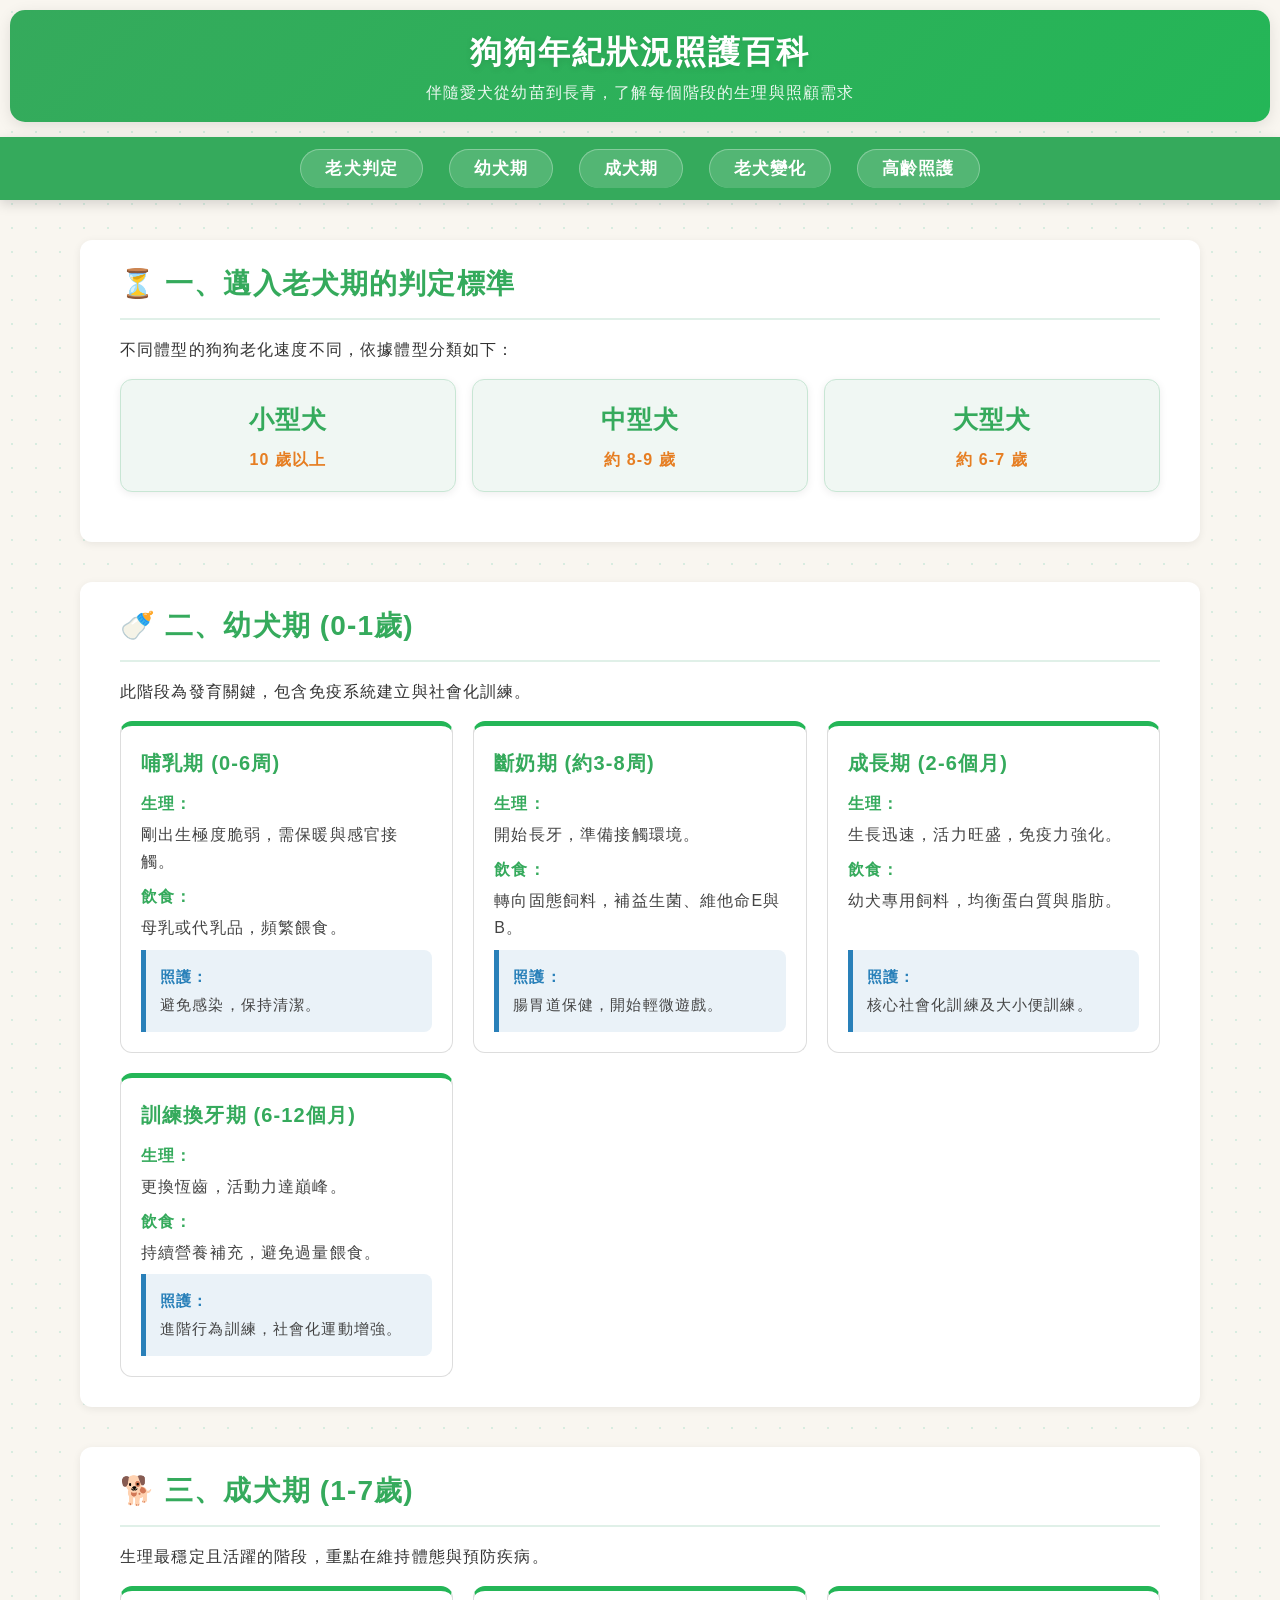
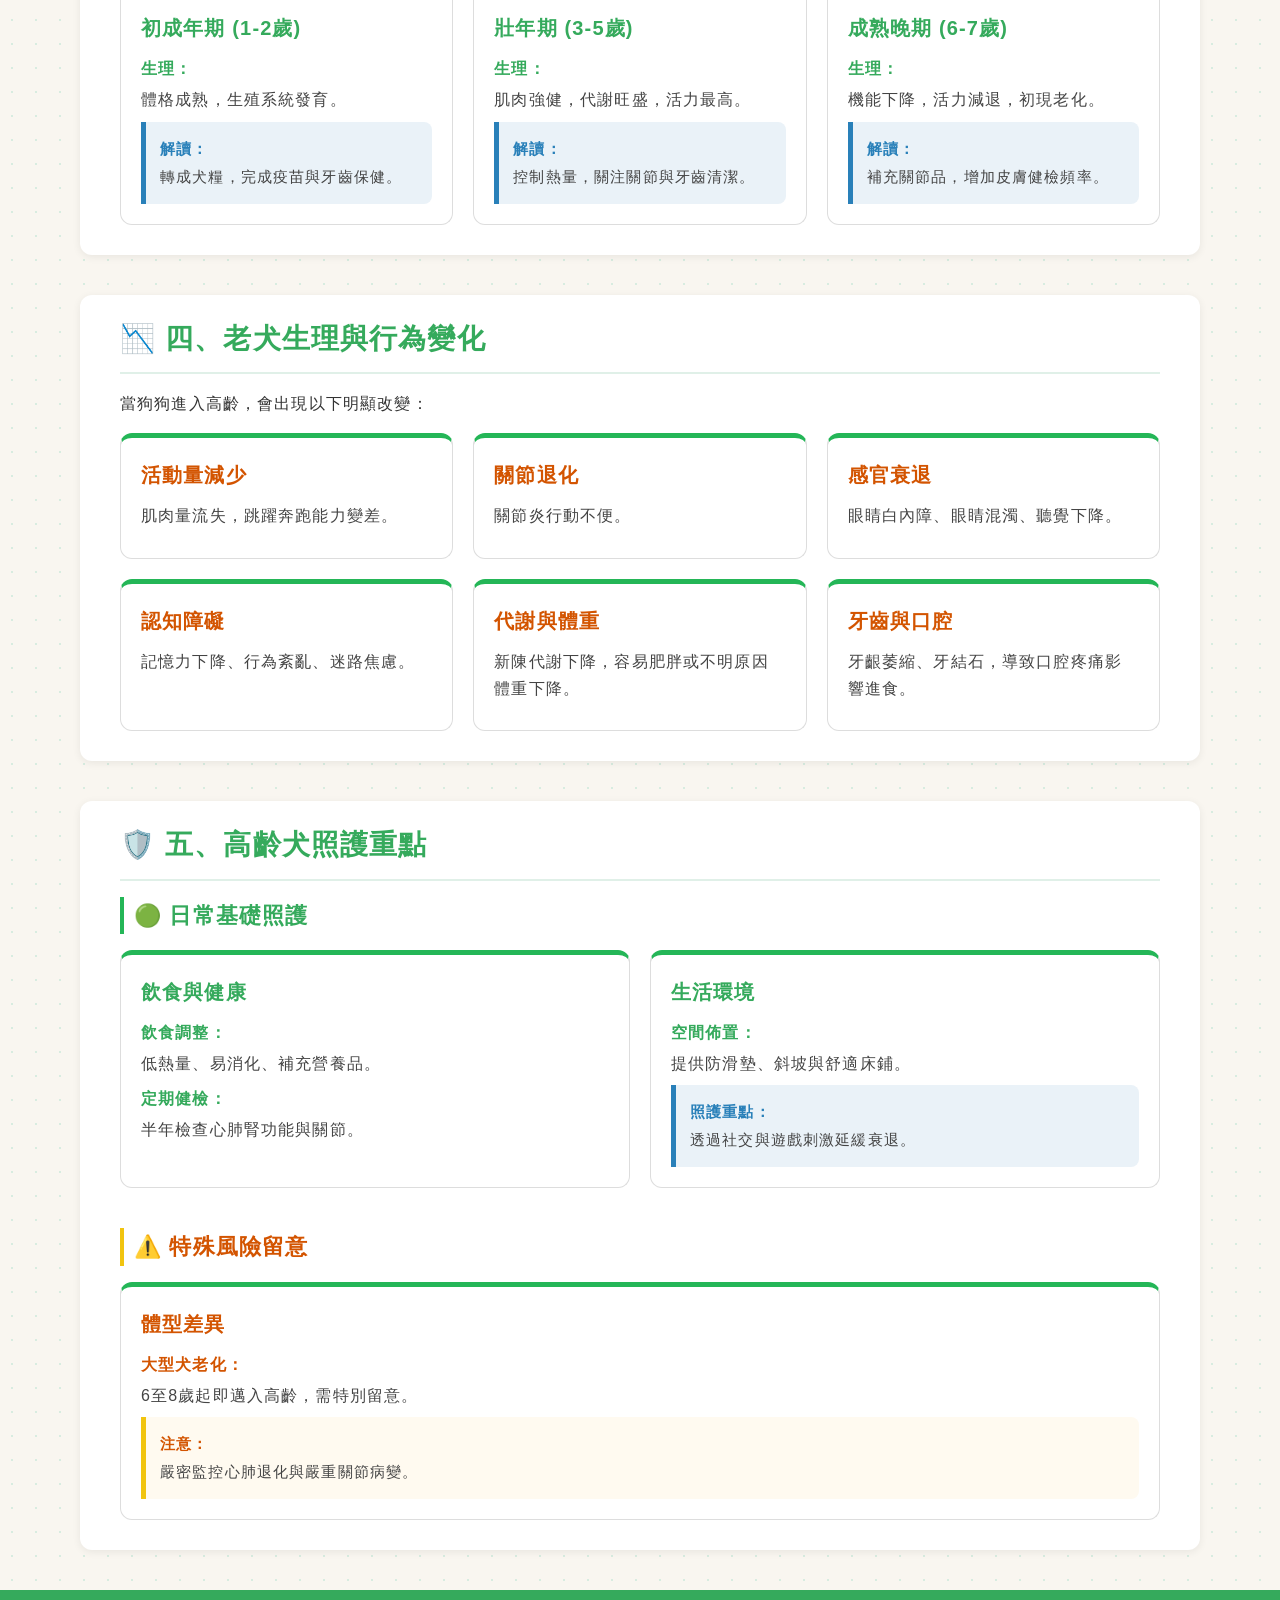
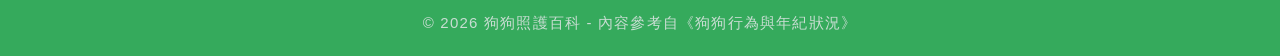
<file: age.html>
<!DOCTYPE html>
<html lang="zh-TW">
<head>
    <meta charset="UTF-8">
    <meta name="viewport" content="width=device-width, initial-scale=1.0">
    <title>狗狗年紀狀況百科 - 全齡照護指南</title>
    <link rel="stylesheet" href="css/common.css">
    <link rel="stylesheet" href="css/age.css">
</head>
<body>

<header>
    <h1>狗狗年紀狀況照護百科</h1>
    <p>伴隨愛犬從幼苗到長青，了解每個階段的生理與照顧需求</p>
</header>

<!-- ✅ 新增的導覽列 -->
<nav>
    <a href="#aging-standard">老犬判定</a>
    <a href="#puppy">幼犬期</a>
    <a href="#adult">成犬期</a>
    <a href="#senior-changes">老犬變化</a>
    <a href="#senior-care">高齡照護</a>
</nav>

<div class="container">

    <section id="aging-standard" class="category-section">
        <h2>⏳ 一、邁入老犬期的判定標準</h2>
        <p>不同體型的狗狗老化速度不同，依據體型分類如下：</p>
        
        <div class="age-standard" style="display: grid; grid-template-columns: repeat(auto-fit, minmax(280px, 1fr)); gap: 16px; margin-top: 16px;">
            <div class="age-card">
                <p>小型犬</p>
                <b>10 歲以上</b>
            </div>
            <div class="age-card">
                <p>中型犬</p>
                <b>約 8-9 歲</b>
            </div>
            <div class="age-card">
                <p>大型犬</p>
                <b>約 6-7 歲</b>
            </div>
        </div>
    </section>

    <section id="puppy" class="category-section">
        <h2>🍼 二、幼犬期 (0-1歲)</h2>
        <p>此階段為發育關鍵，包含免疫系統建立與社會化訓練。</p>
        
        <div class="item-grid" style="margin-top: 16px;">
            <div class="item-card">
                <div class="item-name">哺乳期 (0-6周)</div>
                <p><span class="info-label">生理：</span> 剛出生極度脆弱，需保暖與感官接觸。</p>
                <p><span class="info-label">飲食：</span> 母乳或代乳品，頻繁餵食。</p>
                <div class="interpret-box"><strong>照護：</strong> 避免感染，保持清潔。</div>
            </div>
            <div class="item-card">
                <div class="item-name">斷奶期 (約3-8周)</div>
                <p><span class="info-label">生理：</span> 開始長牙，準備接觸環境。</p>
                <p><span class="info-label">飲食：</span> 轉向固態飼料，補益生菌、維他命E與B。</p>
                <div class="interpret-box"><strong>照護：</strong> 腸胃道保健，開始輕微遊戲。</div>
            </div>
            <div class="item-card">
                <div class="item-name">成長期 (2-6個月)</div>
                <p><span class="info-label">生理：</span> 生長迅速，活力旺盛，免疫力強化。</p>
                <p><span class="info-label">飲食：</span> 幼犬專用飼料，均衡蛋白質與脂肪。</p>
                <div class="interpret-box"><strong>照護：</strong> 核心社會化訓練及大小便訓練。</div>
            </div>
            <div class="item-card">
                <div class="item-name">訓練換牙期 (6-12個月)</div>
                <p><span class="info-label">生理：</span> 更換恆齒，活動力達巔峰。</p>
                <p><span class="info-label">飲食：</span> 持續營養補充，避免過量餵食。</p>
                <div class="interpret-box"><strong>照護：</strong> 進階行為訓練，社會化運動增強。</div>
            </div>
        </div>
    </section>

    <section id="adult" class="category-section">
        <h2>🐕 三、成犬期 (1-7歲)</h2>
        <p>生理最穩定且活躍的階段，重點在維持體態與預防疾病。</p>
        <div class="item-grid" style="margin-top: 16px;">
            <div class="item-card">
                <div class="item-name">初成年期 (1-2歲)</div>
                <p><span class="info-label">生理：</span> 體格成熟，生殖系統發育。</p>
                <div class="interpret-box"><strong>解讀：</strong> 轉成犬糧，完成疫苗與牙齒保健。</div>
            </div>
            <div class="item-card">
                <div class="item-name">壯年期 (3-5歲)</div>
                <p><span class="info-label">生理：</span> 肌肉強健，代謝旺盛，活力最高。</p>
                <div class="interpret-box"><strong>解讀：</strong> 控制熱量，關注關節與牙齒清潔。</div>
            </div>
            <div class="item-card">
                <div class="item-name">成熟晚期 (6-7歲)</div>
                <p><span class="info-label">生理：</span> 機能下降，活力減退，初現老化。</p>
                <div class="interpret-box"><strong>解讀：</strong> 補充關節品，增加皮膚健檢頻率。</div>
            </div>
        </div>
    </section>

    <section id="senior-changes" class="category-section">
        <h2>📉 四、老犬生理與行為變化</h2>
        <p>當狗狗進入高齡，會出現以下明顯改變：</p>
        <div class="item-grid" style="margin-top: 16px;">
            <div class="item-card">
                <div class="item-name warning-text">活動量減少</div>
                <p>肌肉量流失，跳躍奔跑能力變差。</p>
            </div>
            <div class="item-card">
                <div class="item-name warning-text">關節退化</div>
                <p>關節炎行動不便。</p>
            </div>
            <div class="item-card">
                <div class="item-name warning-text">感官衰退</div>
                <p>眼睛白內障、眼睛混濁、聽覺下降。</p>
            </div>
            <div class="item-card">
                <div class="item-name warning-text">認知障礙</div>
                <p>記憶力下降、行為紊亂、迷路焦慮。</p>
            </div>
            <div class="item-card">
                <div class="item-name warning-text">代謝與體重</div>
                <p>新陳代謝下降，容易肥胖或不明原因體重下降。</p>
            </div>
            <div class="item-card">
                <div class="item-name warning-text">牙齒與口腔</div>
                <p>牙齦萎縮、牙結石，導致口腔疼痛影響進食。</p>
            </div>
        </div>
    </section>

    <section id="senior-care" class="category-section">
        <h2>🛡️ 五、高齡犬照護重點</h2>
        
        <h4 style="color: var(--green-dark); border-color: var(--green-main); margin-top: 10px; margin-bottom: 15px; font-size: 22px;">🟢 日常基礎照護</h4>
        <div class="item-grid">
            <div class="item-card">
                <div class="item-name">飲食與健康</div>
                <p><span class="info-label">飲食調整：</span> 低熱量、易消化、補充營養品。</p>
                <p><span class="info-label">定期健檢：</span> 半年檢查心肺腎功能與關節。</p>
            </div>
            <div class="item-card">
                <div class="item-name">生活環境</div>
                <p><span class="info-label">空間佈置：</span> 提供防滑墊、斜坡與舒適床鋪。</p>
                <div class="interpret-box"><strong>照護重點：</strong> 透過社交與遊戲刺激延緩衰退。</div>
            </div>
        </div>

        <h4 style="color: #d35400; border-color: var(--accent-yellow); margin-top: 40px; margin-bottom: 15px; font-size: 22px;">⚠️ 特殊風險留意</h4>
        <div class="item-grid">
            <div class="item-card">
                <div class="item-name warning-text">體型差異</div>
                <p><span class="info-label" style="color: #d35400;">大型犬老化：</span> 6至8歲起即邁入高齡，需特別留意。</p>
                <div class="interpret-box" style="border-left-color: var(--accent-yellow); background-color: #fffaf0;">
                    <strong style="color: #d35400;">注意：</strong> 嚴密監控心肺退化與嚴重關節病變。
                </div>
            </div>
        </div>
    </section>

</div>

<footer>
    <p>&copy; 2026 狗狗照護百科 - 內容參考自《狗狗行為與年紀狀況》</p>
</footer>

<!-- 🌟 八大分頁共用：導覽列返回防呆 ＋ 滑動特效 ＋ 搜尋精準定位 -->
    <script>
        document.addEventListener("DOMContentLoaded", () => {
            
            // ==========================================
            // 1. 解決導覽列上一頁問題：攔截點擊，防止產生歷史紀錄
            // ==========================================
            const navLinks = document.querySelectorAll('nav a[href^="#"]');
            navLinks.forEach(link => {
                link.addEventListener("click", function(e) {
                    // 阻擋預設的錨點跳轉行為 (防止將 #hash 寫入瀏覽器歷史紀錄)
                    e.preventDefault(); 
                    
                    const targetId = this.getAttribute("href");
                    const targetElement = document.querySelector(targetId);
                    
                    if (targetElement) {
                        // 僅執行平滑滾動，網址列不變，按「上一頁」就會直接離開此分頁
                        targetElement.scrollIntoView({ behavior: "smooth", block: "start" });
                    }
                });
            });

            // ==========================================
            // 2. 滑動動態浮現 (讓所有卡片與區塊活起來)
            // ==========================================
            const cards = document.querySelectorAll('.item-card, .dog-card, .sub-card, .danger-card, .age-card, .sport-card, .food-danger, .food-warning, .section-block, .tips, .tips-box');
            
            if ('IntersectionObserver' in window) {
                const observer = new IntersectionObserver((entries) => {
                    entries.forEach(entry => {
                        if (entry.isIntersecting) {
                            entry.target.classList.add('revealed');
                            observer.unobserve(entry.target); 
                            
                            // 動畫結束後移除初始化 class，把控制權還給 hover 特效，解決 CSS 衝突
                            setTimeout(() => {
                                entry.target.classList.remove('scroll-reveal-init', 'revealed');
                            }, 700);
                        }
                    });
                }, { threshold: 0.05, rootMargin: "50px 0px -20px 0px" });

                cards.forEach((card, idx) => {
                    card.classList.add('scroll-reveal-init');
                    // 製造波浪般的錯開浮現感
                    card.style.transitionDelay = `${(idx % 3) * 0.05}s`;
                    observer.observe(card);
                });
            } else {
                cards.forEach(card => card.classList.add('revealed'));
            }

            // ==========================================
            // 3. 接收 ?focus= 網址參數，精準定位「小卡片」、「中群組」或「整個大區塊」
            // ==========================================
            const params = new URLSearchParams(window.location.search);
            const focusKw = params.get('focus');
            
            if (focusKw) {
                let targetCard = null;

                // 🌟 擴充目標清單，確保包含各種排版 (包含小知識區塊)
                const smallCards = document.querySelectorAll('.dog-card, .item-card, .sub-card, .danger-card, .age-card, .item-group, .tips-box, .tips, .highlight-box, .item');
                for (const card of smallCards) {
                    const titleEl = card.querySelector('.dog-name, .item-name, .item-title, h3, strong, b');
                    // 擴大比對範圍，如果標題沒有，比對整個卡片內容
                    if ((titleEl && titleEl.textContent.includes(focusKw)) || card.textContent.includes(focusKw)) {
                        targetCard = card;
                        break;
                    }
                }

                if (!targetCard) {
                    const mediumBlocks = document.querySelectorAll('.food-danger, .food-warning');
                    for (const block of mediumBlocks) {
                        const titleEl = block.querySelector('h3, h4, strong');
                        if ((titleEl && titleEl.textContent.includes(focusKw)) || block.textContent.includes(focusKw)) {
                            targetCard = block;
                            break;
                        }
                    }
                }

                if (!targetCard) {
                    const largeSections = document.querySelectorAll('section, .category-section, .category-block, .care-section, .sport-card, .section-block');
                    for (const sec of largeSections) {
                        const h2El = sec.querySelector('h2, h3');
                        if (h2El && h2El.textContent.includes(focusKw)) {
                            targetCard = sec;
                            break;
                        }
                    }
                }

                if (!targetCard) {
                    const allCandidates = document.querySelectorAll('.dog-card, .item-card, .sub-card, .danger-card, .age-card, .item-group, .tips-box, .tips, .highlight-box, .food-danger, .food-warning, .care-section, .sport-card, .category-block, .category-section, section');
                    for (const el of allCandidates) {
                        if (el.textContent.includes(focusKw)) {
                            targetCard = el;
                            break;
                        }
                    }
                }

                if (targetCard) {
                    setTimeout(() => {
                        targetCard.classList.remove('scroll-reveal-init');
                        
                        setTimeout(() => {
                            const scrollPosition = targetCard.offsetHeight > window.innerHeight * 0.65 ? 'start' : 'center';
                            targetCard.scrollIntoView({ behavior: 'smooth', block: scrollPosition });
                        }, 100);
                        
                        setTimeout(() => {
                            targetCard.classList.remove('spotlight-focus-card');
                            void targetCard.offsetWidth; // 強制重繪
                            targetCard.classList.add('spotlight-focus-card');
                        }, 600);
                    }, 400); 
                }
            }
        });
    </script>
    
</body>
</html>
</file>
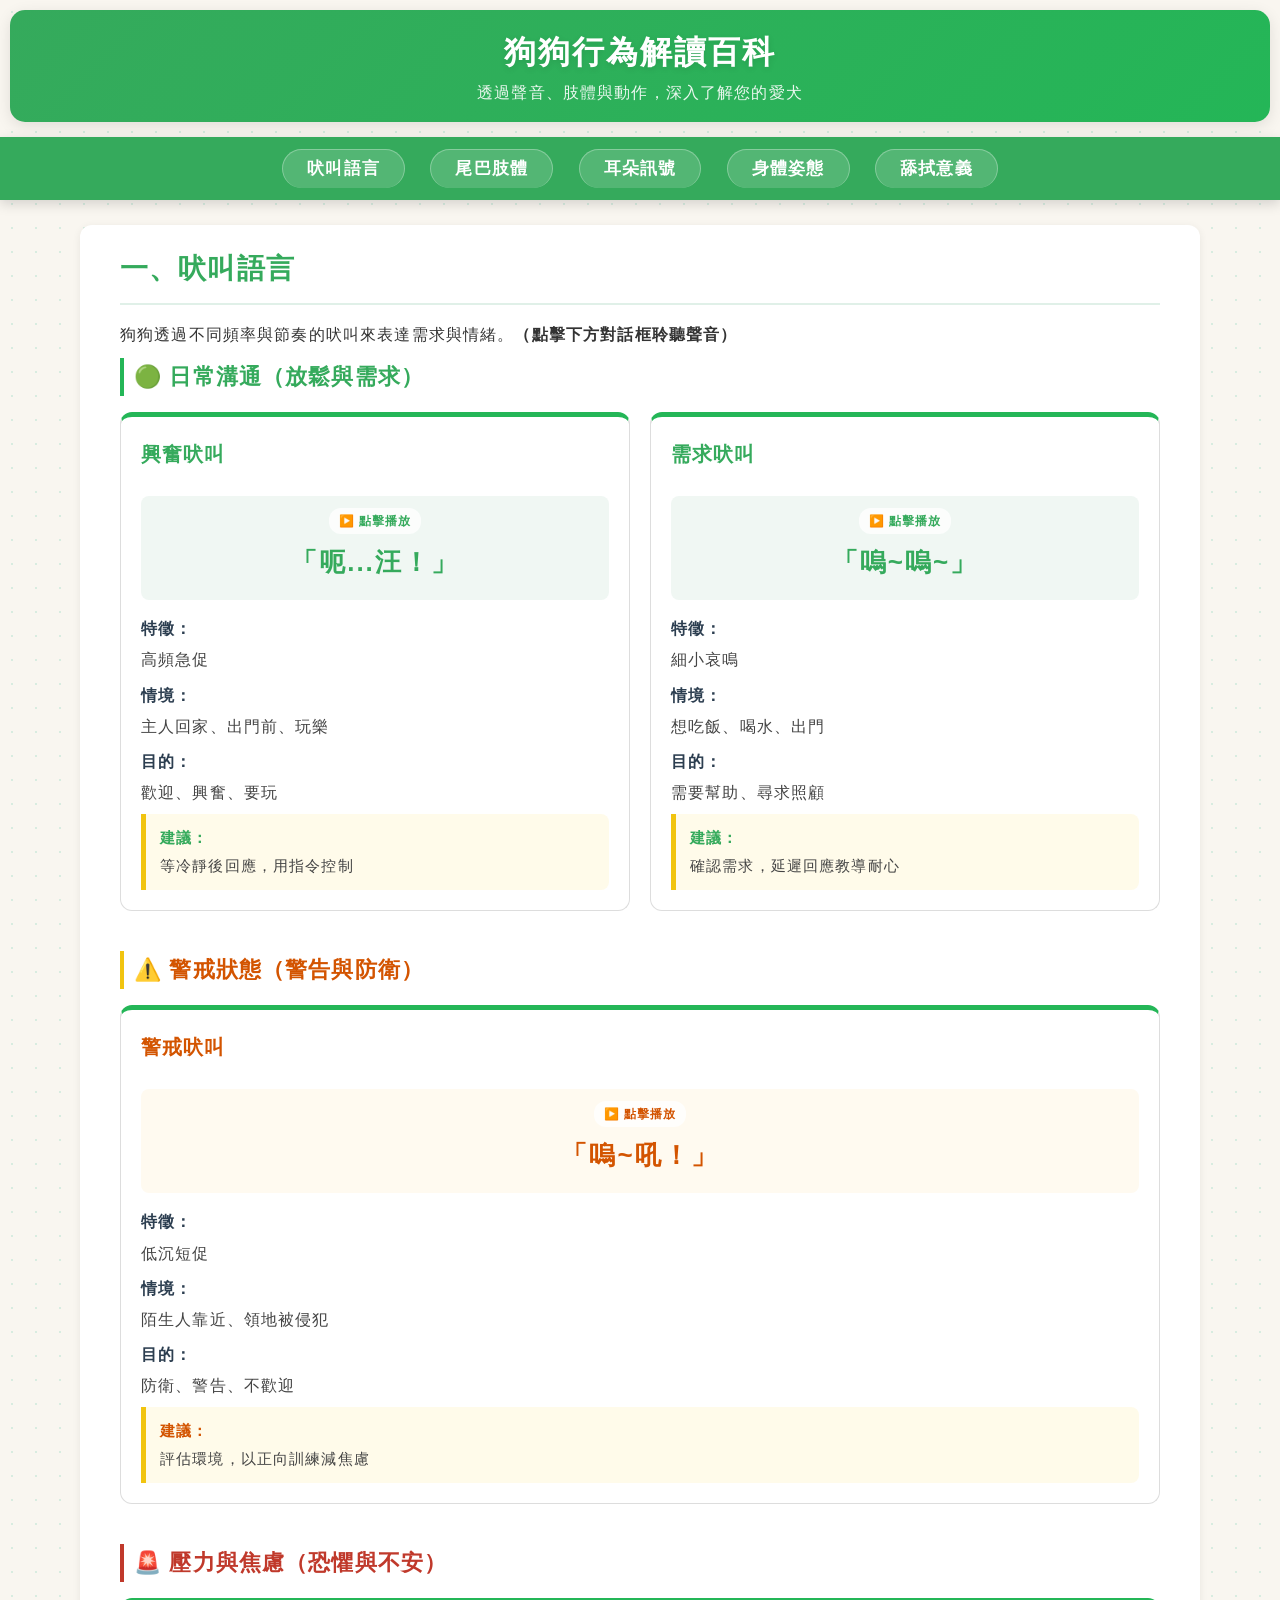
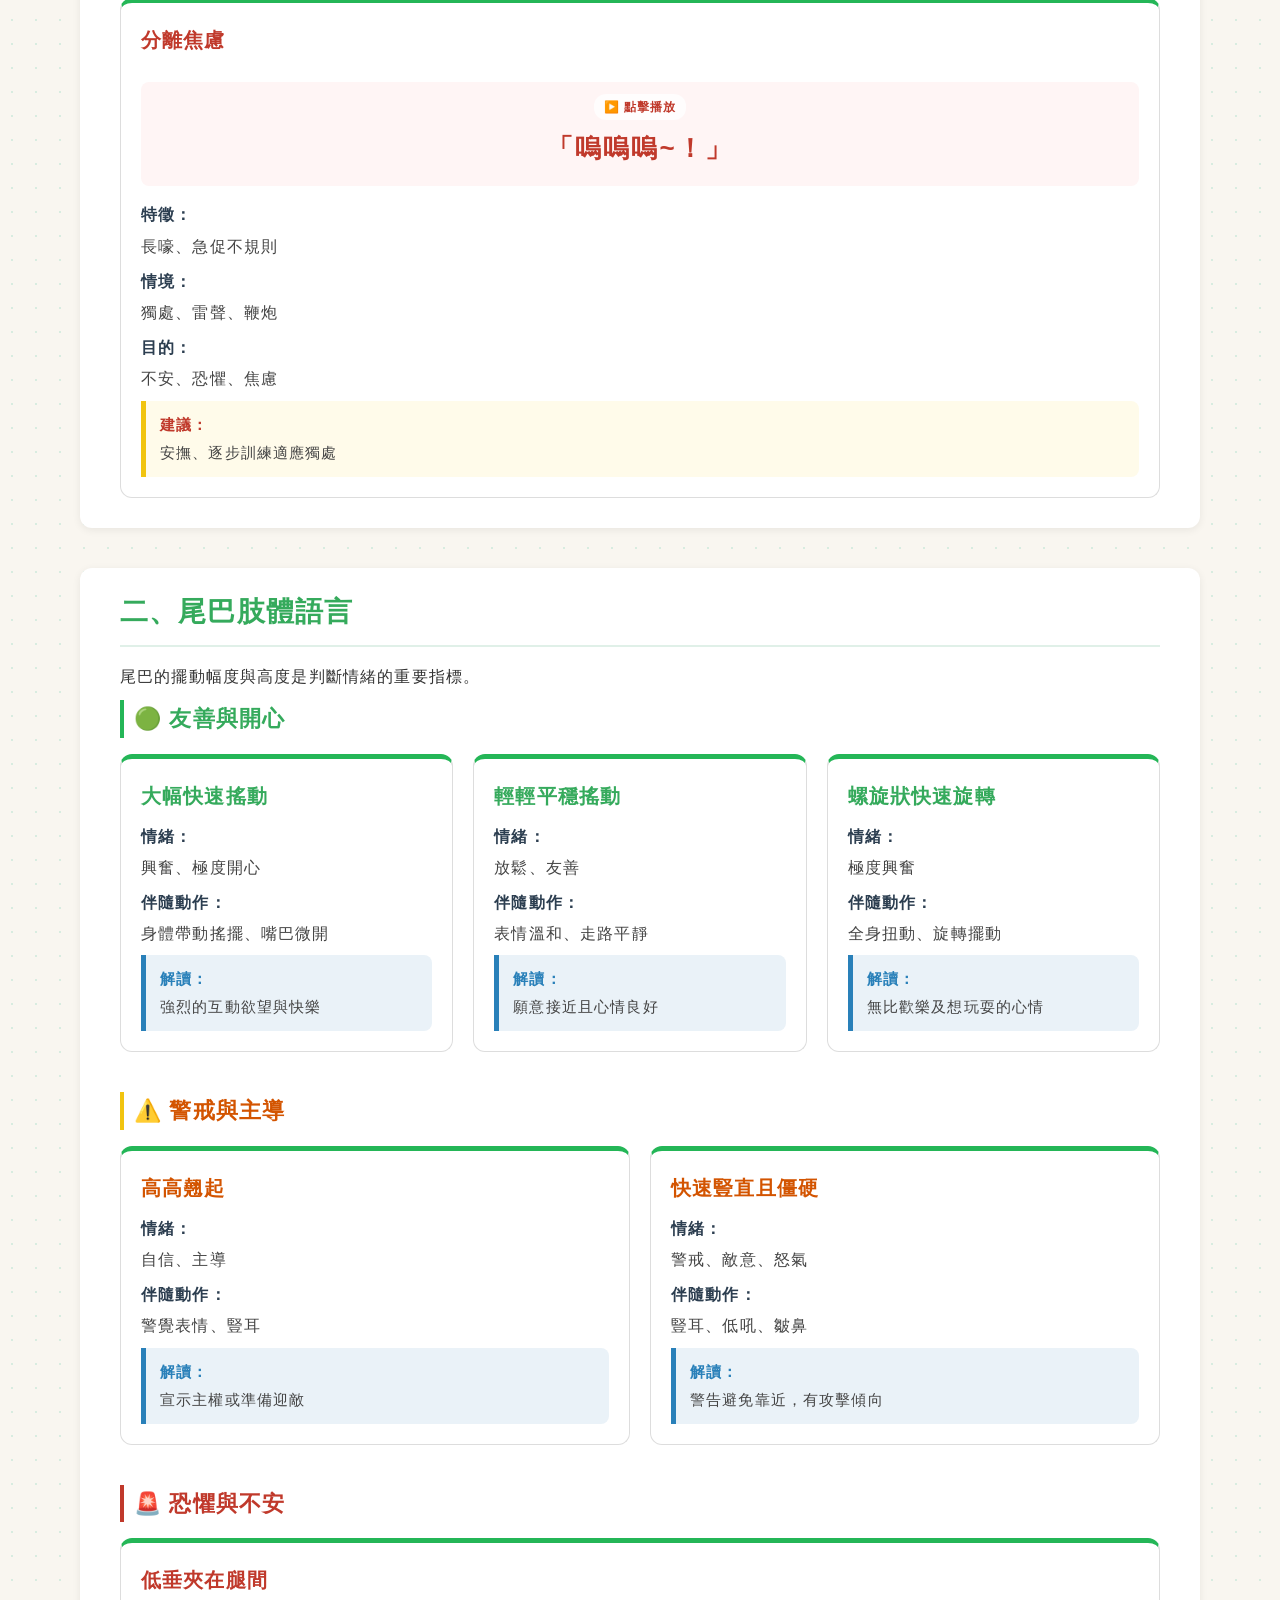
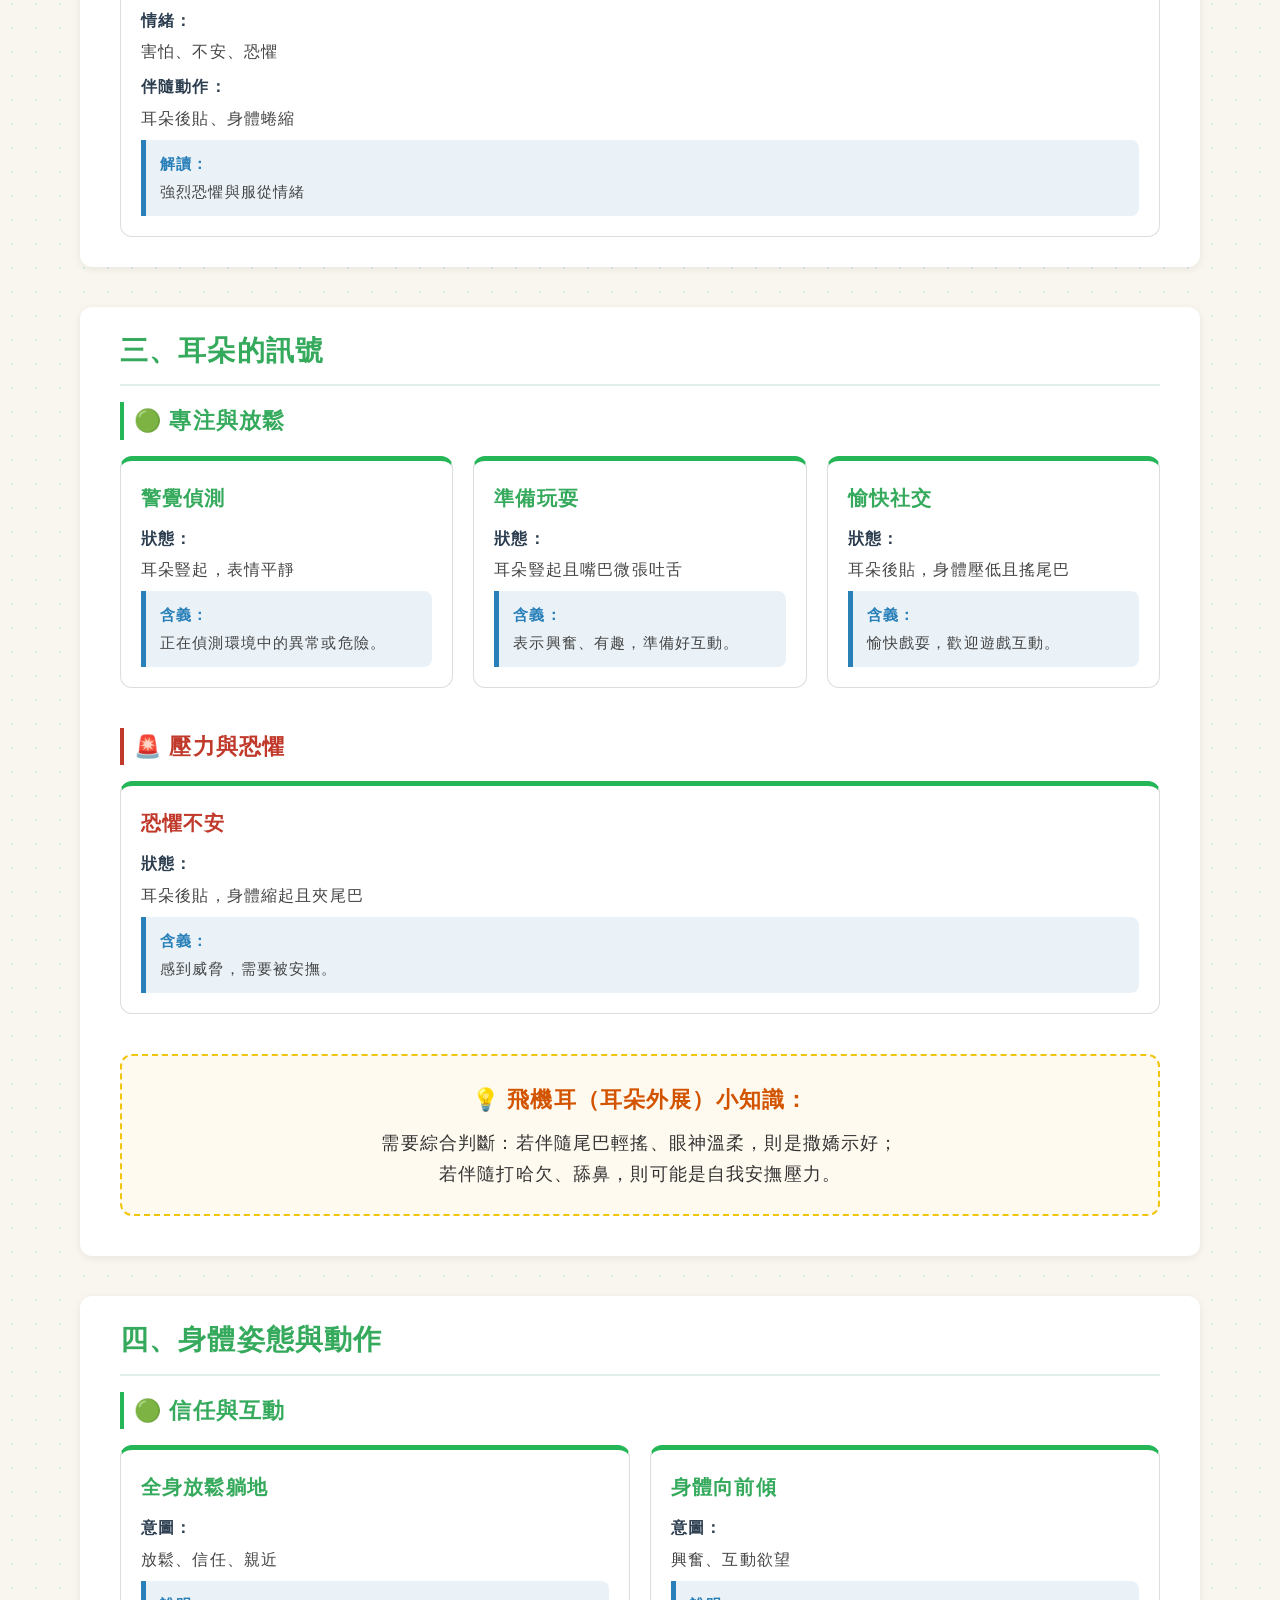
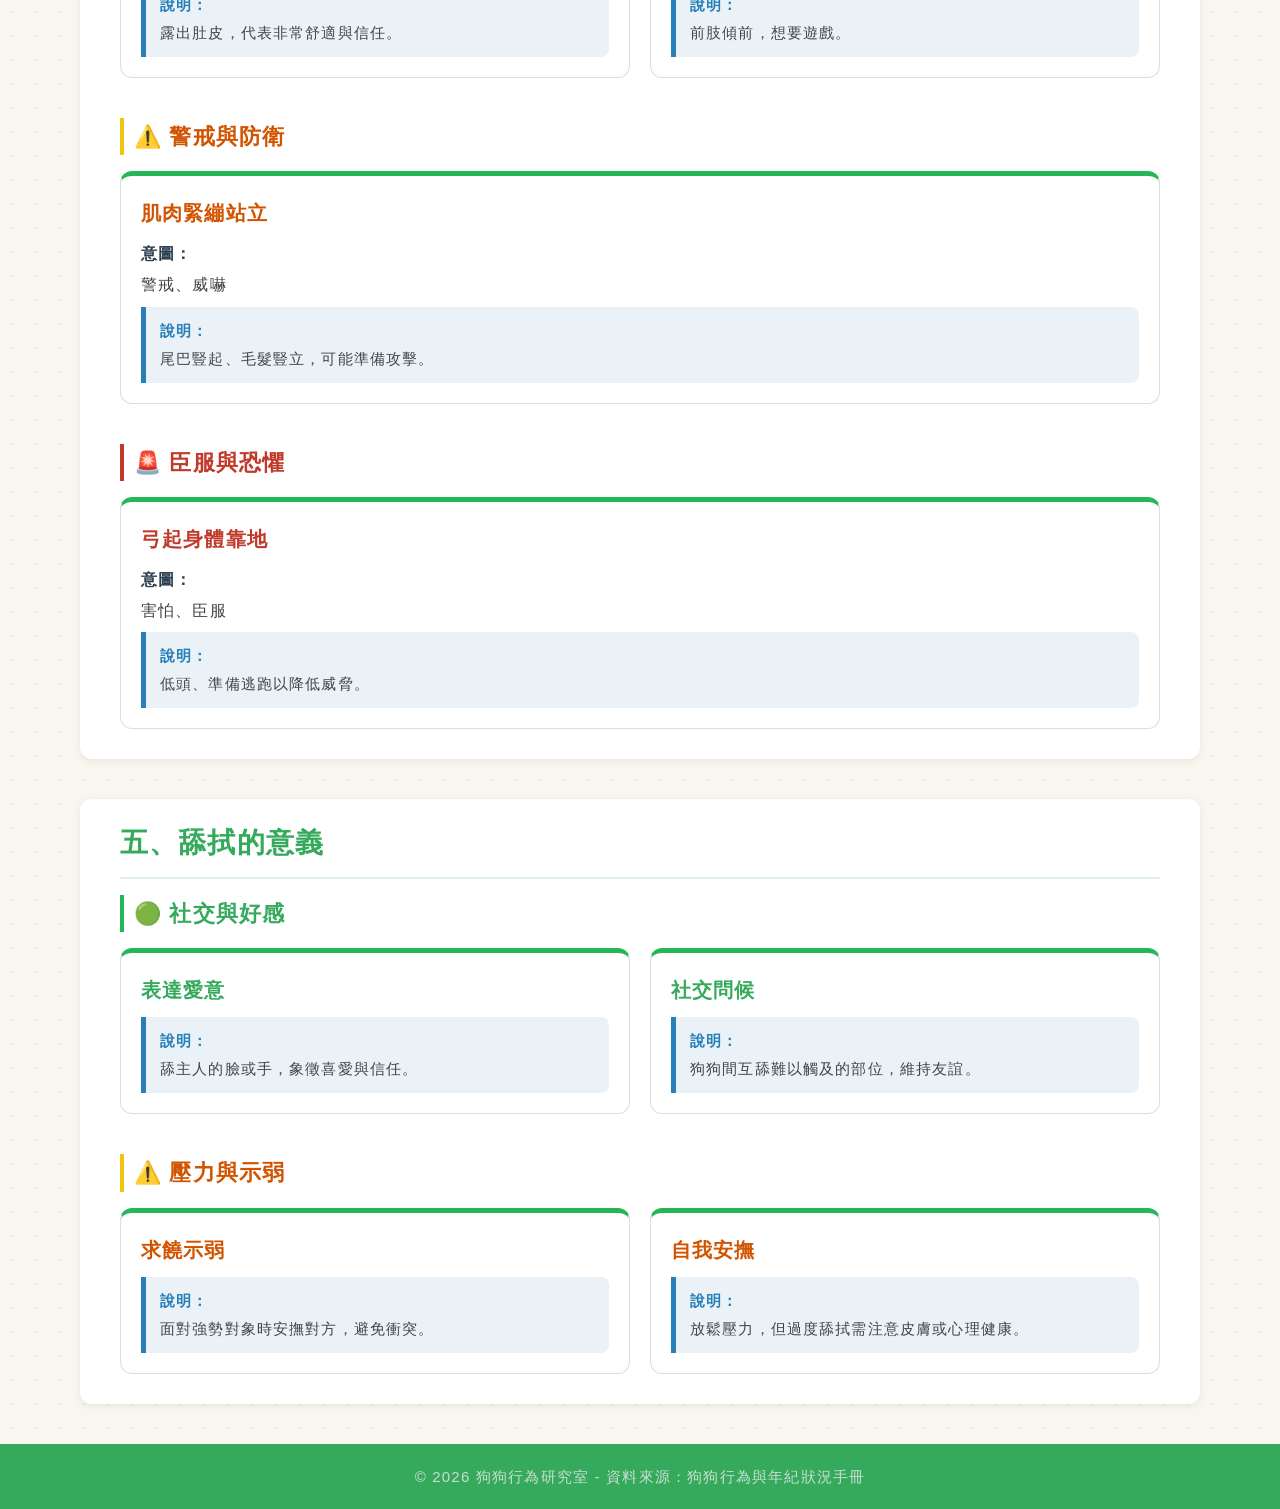
<file: behavior.html>
<!DOCTYPE html>
<html lang="zh-TW">
<head>
    <meta charset="UTF-8">
    <meta name="viewport" content="width=device-width, initial-scale=1.0">
    <title>狗狗行為百科 - 解讀毛孩的語言</title>
    <link rel="stylesheet" href="css/common.css">
    <link rel="stylesheet" href="css/behavior.css">
</head>
<body>

<header>
    <h1>狗狗行為解讀百科</h1>
    <p>透過聲音、肢體與動作，深入了解您的愛犬</p>
</header>

<!-- ✅ 新增的導覽列 -->
<nav>
    <a href="#barking">吠叫語言</a>
    <a href="#tail">尾巴肢體</a>
    <a href="#ears">耳朵訊號</a>
    <a href="#body">身體姿態</a>
    <a href="#licking">舔拭意義</a>
</nav>

<div class="container">

    <section id="barking" class="category-section">
        <h2>一、吠叫語言</h2>
        <p>狗狗透過不同頻率與節奏的吠叫來表達需求與情緒。<strong>（點擊下方對話框聆聽聲音）</strong></p>
        
        <h4 style="color: var(--green-dark); border-color: var(--green-main); margin-top: 10px; margin-bottom: 15px; font-size: 22px;">🟢 日常溝通（放鬆與需求）</h4>
        <div class="item-grid">
            <div class="item-card">
                <div class="item-name">興奮吠叫</div>
                <!-- 只保留音檔路徑跟狗狗叫聲 -->
                <div class="sound-mimic sound-safe" data-sound="sounds/excited.mp3">
                「呃...汪！」
                </div>
                <p><span class="info-label">特徵：</span> 高頻急促</p>
                <p><span class="info-label">情境：</span> 主人回家、出門前、玩樂</p>
                <p><span class="info-label">目的：</span> 歡迎、興奮、要玩</p>
                <div class="warning-box" style="border-left-color: var(--green-main); background-color: var(--green-bg);">
                    <strong style="color: var(--green-dark);">建議：</strong> 等冷靜後回應，用指令控制
                </div>
            </div>

            <div class="item-card">
                <div class="item-name">需求吠叫</div>
                <!-- 只保留音檔路徑跟狗狗叫聲 -->
                <div class="sound-mimic sound-safe" data-sound="sounds/demand.mp3">
                「嗚~嗚~」
                </div>
                <p><span class="info-label">特徵：</span> 細小哀鳴</p>
                <p><span class="info-label">情境：</span> 想吃飯、喝水、出門</p>
                <p><span class="info-label">目的：</span> 需要幫助、尋求照顧</p>
                <div class="warning-box" style="border-left-color: var(--green-main); background-color: var(--green-bg);">
                    <strong style="color: var(--green-dark);">建議：</strong> 確認需求，延遲回應教導耐心
                </div>
            </div>
        </div>

        <h4 style="color: #d35400; border-color: var(--accent-yellow); margin-top: 40px; margin-bottom: 15px; font-size: 22px;">⚠️ 警戒狀態（警告與防衛）</h4>
        <div class="item-grid">
            <div class="item-card">
                <div class="item-name warning-text">警戒吠叫</div>
                <!-- 只保留音檔路徑跟狗狗叫聲 -->
                <div class="sound-mimic sound-warning" data-sound="sounds/alert.mp3">
                「嗚~吼！」
                </div>
                <p><span class="info-label">特徵：</span> 低沉短促</p>
                <p><span class="info-label">情境：</span> 陌生人靠近、領地被侵犯</p>
                <p><span class="info-label">目的：</span> 防衛、警告、不歡迎</p>
                <div class="warning-box">
                    <strong>建議：</strong> 評估環境，以正向訓練減焦慮
                </div>
            </div>
        </div>

        <h4 style="color: var(--danger); border-color: var(--danger); margin-top: 40px; margin-bottom: 15px; font-size: 22px;">🚨 壓力與焦慮（恐懼與不安）</h4>
        <div class="item-grid">
            <div class="item-card">
                <div class="item-name danger-text">分離焦慮</div>
                <!-- 只保留音檔路徑跟狗狗叫聲 -->
                <div class="sound-mimic sound-danger" data-sound="sounds/separation.mp3">
                「嗚嗚嗚~！」
                </div>
                <p><span class="info-label">特徵：</span> 長嚎、急促不規則</p>
                <p><span class="info-label">情境：</span> 獨處、雷聲、鞭炮</p>
                <p><span class="info-label">目的：</span> 不安、恐懼、焦慮</p>
                <div class="warning-box" style="border-left-color: var(--danger); background-color: var(--danger-bg);">
                    <strong style="color: var(--danger);">建議：</strong> 安撫、逐步訓練適應獨處
                </div>
            </div>
        </div>
    </section>

    <section id="tail" class="category-section">
        <h2>二、尾巴肢體語言</h2>
        <p>尾巴的擺動幅度與高度是判斷情緒的重要指標。</p>
        
        <h4 style="color: var(--green-dark); border-color: var(--green-main); margin-top: 10px; margin-bottom: 15px; font-size: 22px;">🟢 友善與開心</h4>
        <div class="item-grid">
            <div class="item-card">
                <div class="item-name">大幅快速搖動</div>
                <p><span class="info-label">情緒：</span> 興奮、極度開心</p>
                <p><span class="info-label">伴隨動作：</span> 身體帶動搖擺、嘴巴微開</p>
                <div class="interpret-box"><strong>解讀：</strong> 強烈的互動欲望與快樂</div>
            </div>
            <div class="item-card">
                <div class="item-name">輕輕平穩搖動</div>
                <p><span class="info-label">情緒：</span> 放鬆、友善</p>
                <p><span class="info-label">伴隨動作：</span> 表情溫和、走路平靜</p>
                <div class="interpret-box"><strong>解讀：</strong> 願意接近且心情良好</div>
            </div>
            <div class="item-card">
                <div class="item-name">螺旋狀快速旋轉</div>
                <p><span class="info-label">情緒：</span> 極度興奮</p>
                <p><span class="info-label">伴隨動作：</span> 全身扭動、旋轉擺動</p>
                <div class="interpret-box"><strong>解讀：</strong> 無比歡樂及想玩耍的心情</div>
            </div>
        </div>

        <h4 style="color: #d35400; border-color: var(--accent-yellow); margin-top: 40px; margin-bottom: 15px; font-size: 22px;">⚠️ 警戒與主導</h4>
        <div class="item-grid">
            <div class="item-card">
                <div class="item-name warning-text">高高翹起</div>
                <p><span class="info-label">情緒：</span> 自信、主導</p>
                <p><span class="info-label">伴隨動作：</span> 警覺表情、豎耳</p>
                <div class="interpret-box"><strong>解讀：</strong> 宣示主權或準備迎敵</div>
            </div>
            <div class="item-card">
                <div class="item-name warning-text">快速豎直且僵硬</div>
                <p><span class="info-label">情緒：</span> 警戒、敵意、怒氣</p>
                <p><span class="info-label">伴隨動作：</span> 豎耳、低吼、皺鼻</p>
                <div class="interpret-box"><strong>解讀：</strong> 警告避免靠近，有攻擊傾向</div>
            </div>
        </div>

        <h4 style="color: var(--danger); border-color: var(--danger); margin-top: 40px; margin-bottom: 15px; font-size: 22px;">🚨 恐懼與不安</h4>
        <div class="item-grid">
            <div class="item-card">
                <div class="item-name danger-text">低垂夾在腿間</div>
                <p><span class="info-label">情緒：</span> 害怕、不安、恐懼</p>
                <p><span class="info-label">伴隨動作：</span> 耳朵後貼、身體蜷縮</p>
                <div class="interpret-box"><strong>解讀：</strong> 強烈恐懼與服從情緒</div>
            </div>
        </div>
    </section>

    <section id="ears" class="category-section">
        <h2>三、耳朵的訊號</h2>
        
        <h4 style="color: var(--green-dark); border-color: var(--green-main); margin-top: 10px; margin-bottom: 15px; font-size: 22px;">🟢 專注與放鬆</h4>
        <div class="item-grid">
            <div class="item-card">
                <div class="item-name">警覺偵測</div>
                <p><span class="info-label">狀態：</span> 耳朵豎起，表情平靜</p>
                <div class="interpret-box"><strong>含義：</strong> 正在偵測環境中的異常或危險。</div>
            </div>
            <div class="item-card">
                <div class="item-name">準備玩耍</div>
                <p><span class="info-label">狀態：</span> 耳朵豎起且嘴巴微張吐舌</p>
                <div class="interpret-box"><strong>含義：</strong> 表示興奮、有趣，準備好互動。</div>
            </div>
            <div class="item-card">
                <div class="item-name">愉快社交</div>
                <p><span class="info-label">狀態：</span> 耳朵後貼，身體壓低且搖尾巴</p>
                <div class="interpret-box"><strong>含義：</strong> 愉快戲耍，歡迎遊戲互動。</div>
            </div>
        </div>

        <h4 style="color: var(--danger); border-color: var(--danger); margin-top: 40px; margin-bottom: 15px; font-size: 22px;">🚨 壓力與恐懼</h4>
        <div class="item-grid">
            <div class="item-card">
                <div class="item-name danger-text">恐懼不安</div>
                <p><span class="info-label">狀態：</span> 耳朵後貼，身體縮起且夾尾巴</p>
                <div class="interpret-box"><strong>含義：</strong> 感到威脅，需要被安撫。</div>
            </div>
        </div>

        <div class="tips-box">
            <strong>💡 飛機耳（耳朵外展）小知識：</strong>
            需要綜合判斷：若伴隨尾巴輕搖、眼神溫柔，則是撒嬌示好；<br>若伴隨打哈欠、舔鼻，則可能是自我安撫壓力。
        </div>
    </section>

    <section id="body" class="category-section">
        <h2>四、身體姿態與動作</h2>
        
        <h4 style="color: var(--green-dark); border-color: var(--green-main); margin-top: 10px; margin-bottom: 15px; font-size: 22px;">🟢 信任與互動</h4>
        <div class="item-grid">
            <div class="item-card">
                <div class="item-name">全身放鬆躺地</div>
                <p><span class="info-label">意圖：</span> 放鬆、信任、親近</p>
                <div class="interpret-box"><strong>說明：</strong> 露出肚皮，代表非常舒適與信任。</div>
            </div>
            <div class="item-card">
                <div class="item-name">身體向前傾</div>
                <p><span class="info-label">意圖：</span> 興奮、互動欲望</p>
                <div class="interpret-box"><strong>說明：</strong> 前肢傾前，想要遊戲。</div>
            </div>
        </div>

        <h4 style="color: #d35400; border-color: var(--accent-yellow); margin-top: 40px; margin-bottom: 15px; font-size: 22px;">⚠️ 警戒與防衛</h4>
        <div class="item-grid">
            <div class="item-card">
                <div class="item-name warning-text">肌肉緊繃站立</div>
                <p><span class="info-label">意圖：</span> 警戒、威嚇</p>
                <div class="interpret-box"><strong>說明：</strong> 尾巴豎起、毛髮豎立，可能準備攻擊。</div>
            </div>
        </div>

        <h4 style="color: var(--danger); border-color: var(--danger); margin-top: 40px; margin-bottom: 15px; font-size: 22px;">🚨 臣服與恐懼</h4>
        <div class="item-grid">
            <div class="item-card">
                <div class="item-name danger-text">弓起身體靠地</div>
                <p><span class="info-label">意圖：</span> 害怕、臣服</p>
                <div class="interpret-box"><strong>說明：</strong> 低頭、準備逃跑以降低威脅。</div>
            </div>
        </div>
    </section>

    <section id="licking" class="category-section">
        <h2>五、舔拭的意義</h2>
        
        <h4 style="color: var(--green-dark); border-color: var(--green-main); margin-top: 10px; margin-bottom: 15px; font-size: 22px;">🟢 社交與好感</h4>
        <div class="item-grid">
            <div class="item-card">
                <div class="item-name">表達愛意</div>
                <div class="interpret-box"><strong>說明：</strong> 舔主人的臉或手，象徵喜愛與信任。</div>
            </div>
            <div class="item-card">
                <div class="item-name">社交問候</div>
                <div class="interpret-box"><strong>說明：</strong> 狗狗間互舔難以觸及的部位，維持友誼。</div>
            </div>
        </div>

        <h4 style="color: #d35400; border-color: var(--accent-yellow); margin-top: 40px; margin-bottom: 15px; font-size: 22px;">⚠️ 壓力與示弱</h4>
        <div class="item-grid">
            <div class="item-card">
                <div class="item-name warning-text">求饒示弱</div>
                <div class="interpret-box"><strong>說明：</strong> 面對強勢對象時安撫對方，避免衝突。</div>
            </div>
            <div class="item-card">
                <div class="item-name warning-text">自我安撫</div>
                <div class="interpret-box"><strong>說明：</strong> 放鬆壓力，但過度舔拭需注意皮膚或心理健康。</div>
            </div>
        </div>
    </section>

</div>

<footer>
    <p>&copy; 2026 狗狗行為研究室 - 資料來源：狗狗行為與年紀狀況手冊</p>
</footer>


<!-- 🎵 狗狗行為專屬：音效播放與 UI 互動腳本 -->
    <script>
        document.addEventListener("DOMContentLoaded", () => {
            const soundMimics = document.querySelectorAll('.sound-mimic');
            let currentAudio = null;
            let currentBox = null;

            soundMimics.forEach(box => {
                box.addEventListener('click', function() {
                    const soundSrc = this.getAttribute('data-sound');
                    if (!soundSrc) return;

                    // 1. 如果點擊的是「正在播放中」的同一個按鈕，則暫停播放並移除動畫
                    if (currentAudio && currentBox === this) {
                        currentAudio.pause();
                        currentAudio.currentTime = 0; // 音軌歸零
                        this.classList.remove('playing');
                        currentAudio = null;
                        currentBox = null;
                        return;
                    }

                    // 2. 如果點擊了新的按鈕，但有其他聲音正在播放，先停止舊的
                    if (currentAudio) {
                        currentAudio.pause();
                        if (currentBox) currentBox.classList.remove('playing');
                    }

                    // 3. 建立新的音頻物件並播放
                    currentAudio = new Audio(soundSrc);
                    currentBox = this;
                    
                    // 加上播放中的視覺動畫 class (對應 behavior.css 中的 .playing)
                    this.classList.add('playing');

                    currentAudio.play().catch(e => {
                        console.error("播放音效失敗，可能是瀏覽器阻擋自動播放:", e);
                        this.classList.remove('playing');
                    });

                    // 4. 當音效播放完畢後，自動移除動畫狀態
                    currentAudio.addEventListener('ended', () => {
                        this.classList.remove('playing');
                        currentAudio = null;
                        currentBox = null;
                    });
                });
            });
        });
    </script>

    
<!-- 🌟 八大分頁共用：導覽列返回防呆 ＋ 滑動特效 ＋ 搜尋精準定位 -->
    <script>
        document.addEventListener("DOMContentLoaded", () => {
            
            // ==========================================
            // 1. 解決導覽列上一頁問題：攔截點擊，防止產生歷史紀錄
            // ==========================================
            const navLinks = document.querySelectorAll('nav a[href^="#"]');
            navLinks.forEach(link => {
                link.addEventListener("click", function(e) {
                    // 阻擋預設的錨點跳轉行為 (防止將 #hash 寫入瀏覽器歷史紀錄)
                    e.preventDefault(); 
                    
                    const targetId = this.getAttribute("href");
                    const targetElement = document.querySelector(targetId);
                    
                    if (targetElement) {
                        // 僅執行平滑滾動，網址列不變，按「上一頁」就會直接離開此分頁
                        targetElement.scrollIntoView({ behavior: "smooth", block: "start" });
                    }
                });
            });

            // ==========================================
            // 2. 滑動動態浮現 (讓所有卡片與區塊活起來)
            // ==========================================
            const cards = document.querySelectorAll('.item-card, .dog-card, .sub-card, .danger-card, .age-card, .sport-card, .food-danger, .food-warning, .section-block, .tips, .tips-box');
            
            if ('IntersectionObserver' in window) {
                const observer = new IntersectionObserver((entries) => {
                    entries.forEach(entry => {
                        if (entry.isIntersecting) {
                            entry.target.classList.add('revealed');
                            observer.unobserve(entry.target); 
                            
                            // 動畫結束後移除初始化 class，把控制權還給 hover 特效，解決 CSS 衝突
                            setTimeout(() => {
                                entry.target.classList.remove('scroll-reveal-init', 'revealed');
                            }, 700);
                        }
                    });
                }, { threshold: 0.05, rootMargin: "50px 0px -20px 0px" });

                cards.forEach((card, idx) => {
                    card.classList.add('scroll-reveal-init');
                    // 製造波浪般的錯開浮現感
                    card.style.transitionDelay = `${(idx % 3) * 0.05}s`;
                    observer.observe(card);
                });
            } else {
                cards.forEach(card => card.classList.add('revealed'));
            }

            // ==========================================
            // 3. 接收 ?focus= 網址參數，精準定位「小卡片」、「中群組」或「整個大區塊」
            // ==========================================
            const params = new URLSearchParams(window.location.search);
            const focusKw = params.get('focus');
            
            if (focusKw) {
                let targetCard = null;

                // 🌟 擴充目標清單，確保包含各種排版 (包含小知識區塊)
                const smallCards = document.querySelectorAll('.dog-card, .item-card, .sub-card, .danger-card, .age-card, .item-group, .tips-box, .tips, .highlight-box, .item');
                for (const card of smallCards) {
                    const titleEl = card.querySelector('.dog-name, .item-name, .item-title, h3, strong, b');
                    // 擴大比對範圍，如果標題沒有，比對整個卡片內容
                    if ((titleEl && titleEl.textContent.includes(focusKw)) || card.textContent.includes(focusKw)) {
                        targetCard = card;
                        break;
                    }
                }

                if (!targetCard) {
                    const mediumBlocks = document.querySelectorAll('.food-danger, .food-warning');
                    for (const block of mediumBlocks) {
                        const titleEl = block.querySelector('h3, h4, strong');
                        if ((titleEl && titleEl.textContent.includes(focusKw)) || block.textContent.includes(focusKw)) {
                            targetCard = block;
                            break;
                        }
                    }
                }

                if (!targetCard) {
                    const largeSections = document.querySelectorAll('section, .category-section, .category-block, .care-section, .sport-card, .section-block');
                    for (const sec of largeSections) {
                        const h2El = sec.querySelector('h2, h3');
                        if (h2El && h2El.textContent.includes(focusKw)) {
                            targetCard = sec;
                            break;
                        }
                    }
                }

                if (!targetCard) {
                    const allCandidates = document.querySelectorAll('.dog-card, .item-card, .sub-card, .danger-card, .age-card, .item-group, .tips-box, .tips, .highlight-box, .food-danger, .food-warning, .care-section, .sport-card, .category-block, .category-section, section');
                    for (const el of allCandidates) {
                        if (el.textContent.includes(focusKw)) {
                            targetCard = el;
                            break;
                        }
                    }
                }

                if (targetCard) {
                    setTimeout(() => {
                        targetCard.classList.remove('scroll-reveal-init');
                        
                        setTimeout(() => {
                            const scrollPosition = targetCard.offsetHeight > window.innerHeight * 0.65 ? 'start' : 'center';
                            targetCard.scrollIntoView({ behavior: 'smooth', block: scrollPosition });
                        }, 100);
                        
                        setTimeout(() => {
                            targetCard.classList.remove('spotlight-focus-card');
                            void targetCard.offsetWidth; // 強制重繪
                            targetCard.classList.add('spotlight-focus-card');
                        }, 600);
                    }, 400); 
                }
            }
        });
    </script>
    
</body>
</html>
</file>
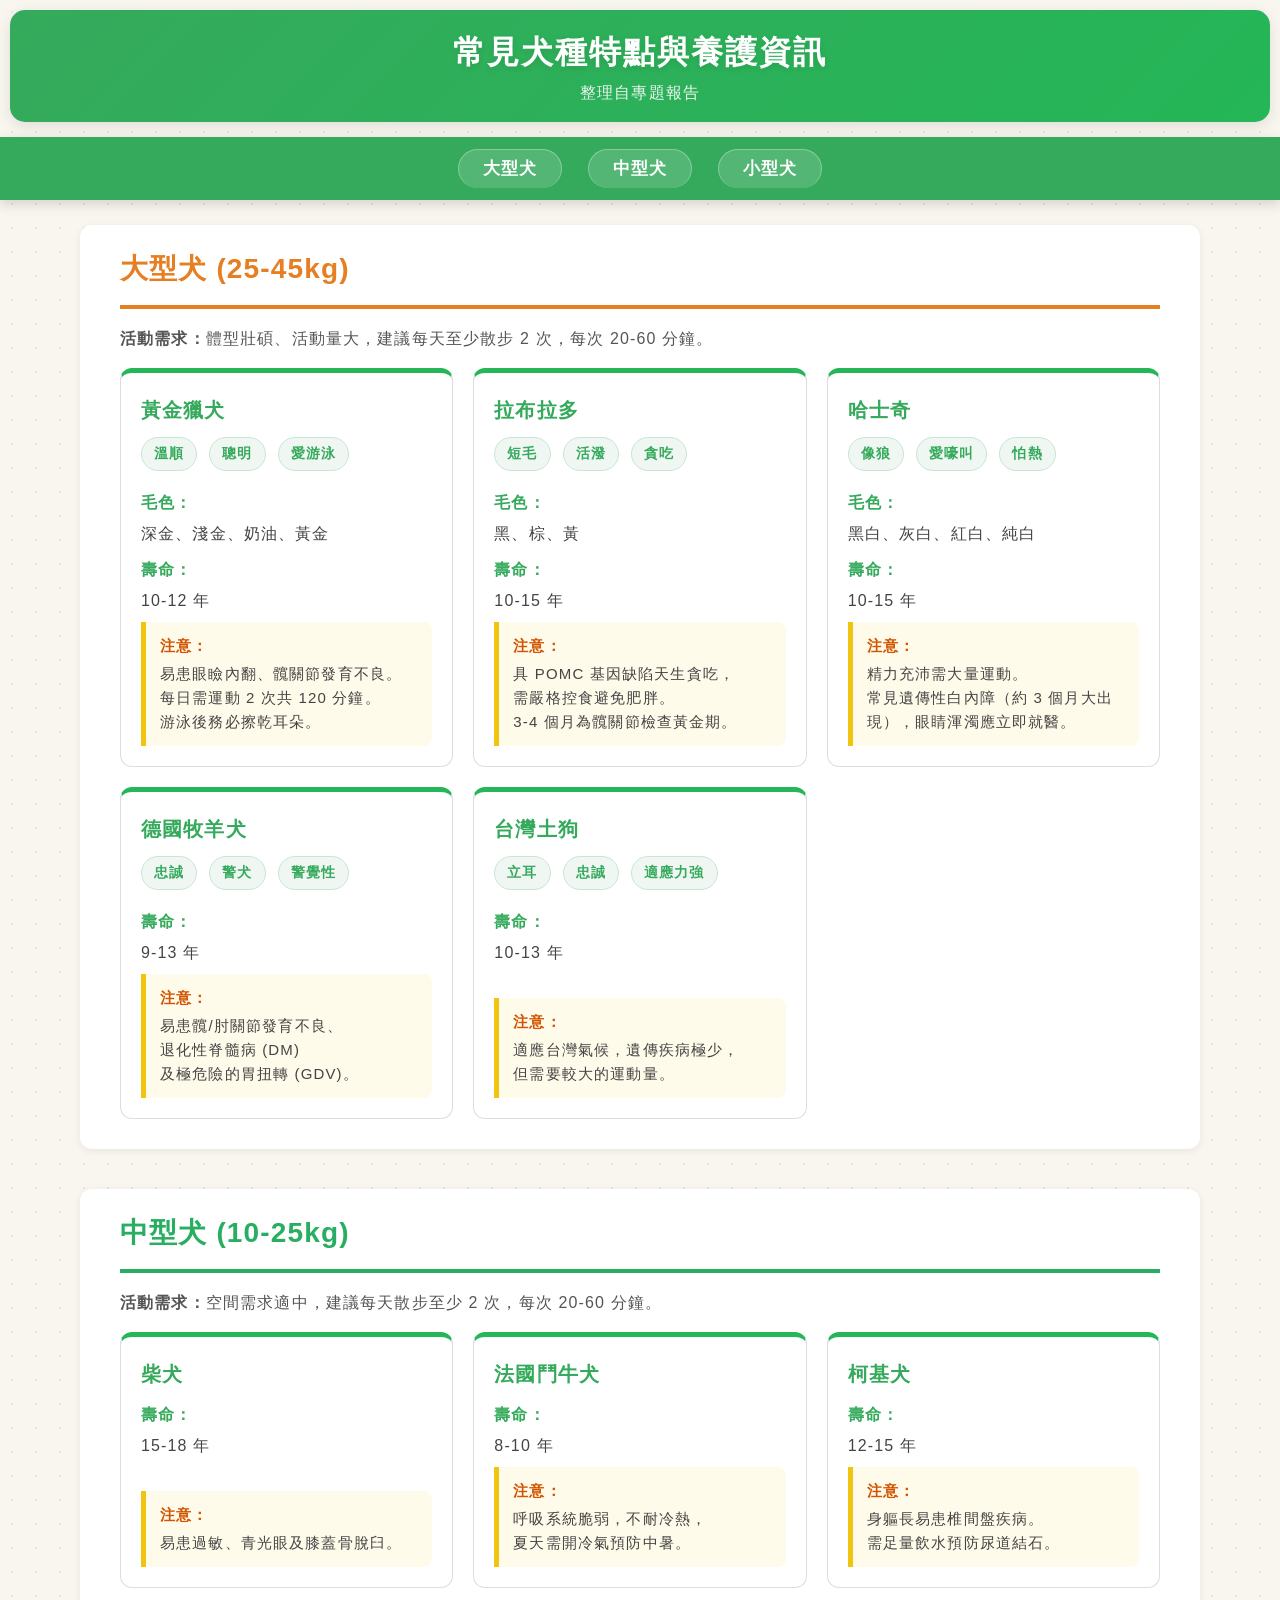
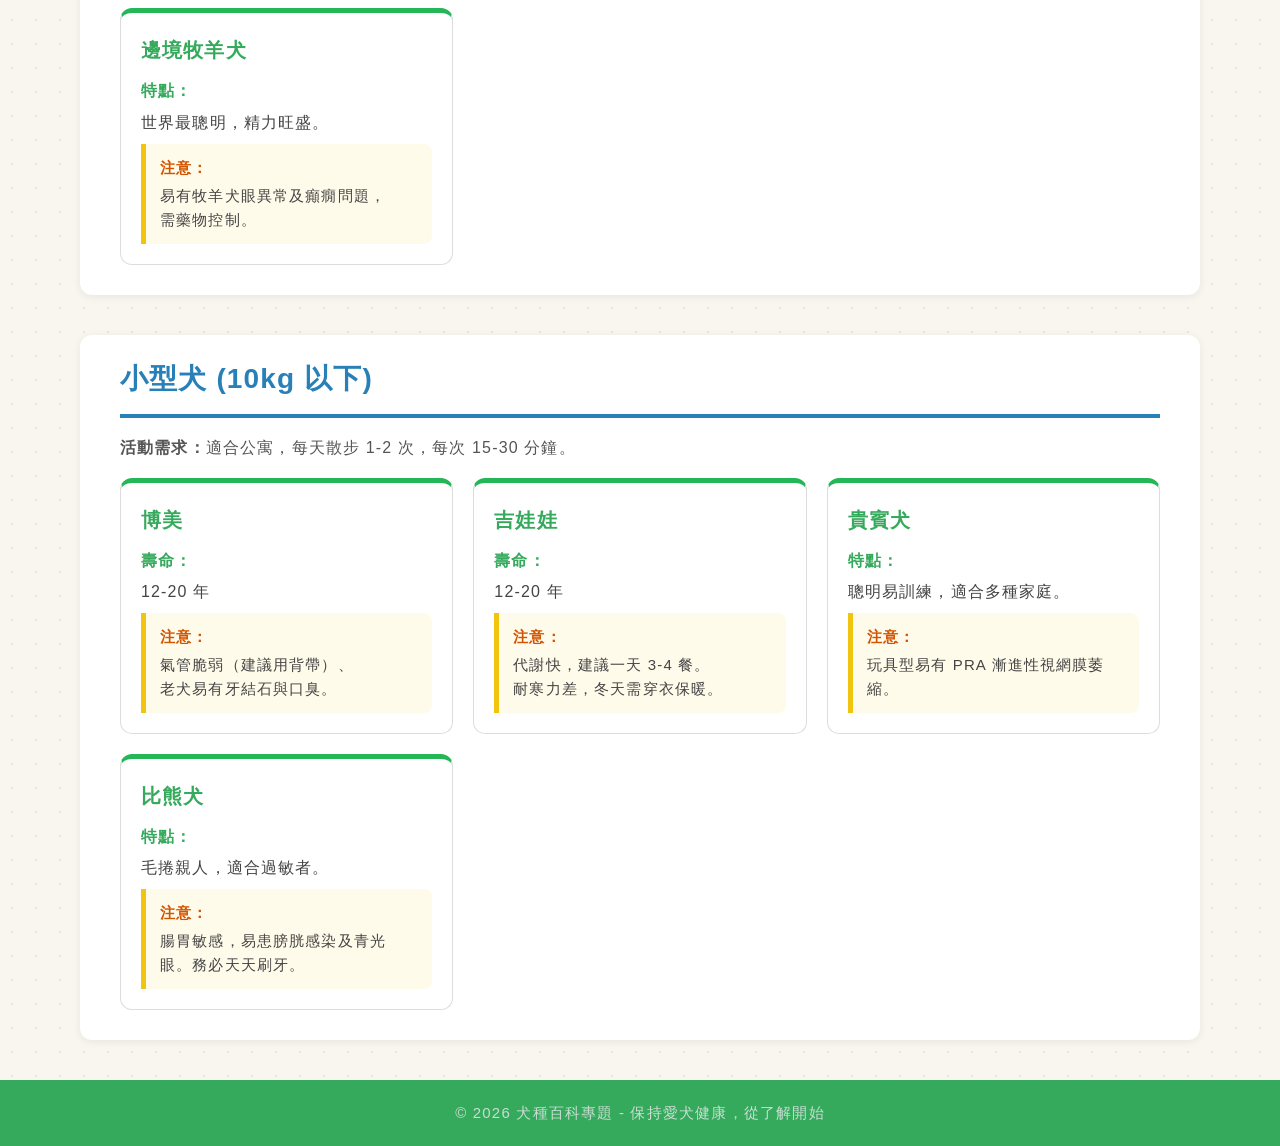
<file: breeds.html>
<!DOCTYPE html>
<html lang="zh-TW">
<head>
    <meta charset="UTF-8">
    <meta name="viewport" content="width=device-width, initial-scale=1.0">
    <title>犬種資訊專題整理</title>
    <link rel="stylesheet" href="css/breeds.css">
    <link rel="stylesheet" href="css/common.css">
</head>
<body>

<header>
    <h1>常見犬種特點與養護資訊</h1>
    <p>整理自專題報告</p>
</header>

<!-- ✅ 新增的導覽列 -->
<nav>
    <a href="#large-dogs">大型犬</a>
    <a href="#medium-dogs">中型犬</a>
    <a href="#small-dogs">小型犬</a>
</nav>

<div class="container">

    <section id="large-dogs" class="category-section">
        <h2 class="category-header large">大型犬 (25-45kg)</h2>
        <p><strong>活動需求：</strong>體型壯碩、活動量大，建議每天至少散步 2 次，每次 20-60 分鐘。</p>
        
        <div class="dog-grid">
            <div class="dog-card">
                <div class="dog-name">黃金獵犬</div>
                <div class="tag-group">
                    <div class="tag">溫順</div> <div class="tag">聰明</div> <div class="tag">愛游泳</div>
                </div>
                <p><span class="info-label">毛色：</span>深金、淺金、奶油、黃金</p>
                <p><span class="info-label">壽命：</span>10-12 年</p>
                <div class="warning-box">
                    <strong>注意：</strong>易患眼瞼內翻、髖關節發育不良。<br>每日需運動 2 次共 120 分鐘。<br>游泳後務必擦乾耳朵。
                </div>
            </div>

            <div class="dog-card">
                <div class="dog-name">拉布拉多</div>
                <div class="tag-group">
                    <div class="tag">短毛</div> <div class="tag">活潑</div> <div class="tag">貪吃</div>
                </div>
                <p><span class="info-label">毛色：</span>黑、棕、黃</p>
                <p><span class="info-label">壽命：</span>10-15 年</p>
                <div class="warning-box">
                    <strong>注意：</strong>具 POMC 基因缺陷天生貪吃，<br>需嚴格控食避免肥胖。<br>3-4 個月為髖關節檢查黃金期。
                </div>
            </div>

            <div class="dog-card">
                <div class="dog-name">哈士奇</div>
                <div class="tag-group">
                    <div class="tag">像狼</div> <div class="tag">愛嚎叫</div> <div class="tag">怕熱</div>
                </div>
                <p><span class="info-label">毛色：</span>黑白、灰白、紅白、純白</p>
                <p><span class="info-label">壽命：</span>10-15 年</p>
                <div class="warning-box">
                    <strong>注意：</strong>精力充沛需大量運動。<br>常見遺傳性白內障（約 3 個月大出現），眼睛渾濁應立即就醫。
                </div>
            </div>

            <div class="dog-card">
                <div class="dog-name">德國牧羊犬</div>
                <div class="tag-group">
                    <div class="tag">忠誠</div> <div class="tag">警犬</div> <div class="tag">警覺性</div>
                </div>
                <p><span class="info-label">壽命：</span>9-13 年</p>
                <div class="warning-box">
                    <strong>注意：</strong>易患髖/肘關節發育不良、<br>退化性脊髓病 (DM) <br>及極危險的胃扭轉 (GDV)。
                </div>
            </div>

            <div class="dog-card">
                <div class="dog-name">台灣土狗</div>
                <div class="tag-group">
                    <div class="tag">立耳</div> <div class="tag">忠誠</div> <div class="tag">適應力強</div>
                </div>
                <p><span class="info-label">壽命：</span>10-13 年</p>
                <div class="warning-box">
                    <strong>注意：</strong>適應台灣氣候，遺傳疾病極少，<br>但需要較大的運動量。
                </div>
            </div>
        </div>
    </section>

    <section id="medium-dogs" class="category-section">
        <h2 class="category-header medium">中型犬 (10-25kg)</h2>
        <p><strong>活動需求：</strong>空間需求適中，建議每天散步至少 2 次，每次 20-60 分鐘。</p>
        
        <div class="dog-grid">
            <div class="dog-card">
                <div class="dog-name">柴犬</div>
                <p><span class="info-label">壽命：</span>15-18 年</p>
                <div class="warning-box"><strong>注意：</strong>易患過敏、青光眼及膝蓋骨脫臼。</div>
            </div>

            <div class="dog-card">
                <div class="dog-name">法國鬥牛犬</div>
                <p><span class="info-label">壽命：</span>8-10 年</p>
                <div class="warning-box">
                    <strong>注意：</strong>呼吸系統脆弱，不耐冷熱，<br>夏天需開冷氣預防中暑。
                </div>
            </div>

            <div class="dog-card">
                <div class="dog-name">柯基犬</div>
                <p><span class="info-label">壽命：</span>12-15 年</p>
                <div class="warning-box"><strong>注意：</strong>身軀長易患椎間盤疾病。<br>需足量飲水預防尿道結石。</div>
            </div>

            <div class="dog-card">
                <div class="dog-name">邊境牧羊犬</div>
                <p><span class="info-label">特點：</span>世界最聰明，精力旺盛。</p>
                <div class="warning-box">
                    <strong>注意：</strong>易有牧羊犬眼異常及癲癇問題，<br>需藥物控制。
                </div>
            </div>
        </div>
    </section>

    <section id="small-dogs" class="category-section">
        <h2 class="category-header small">小型犬 (10kg 以下)</h2>
        <p><strong>活動需求：</strong>適合公寓，每天散步 1-2 次，每次 15-30 分鐘。</p>
        
        <div class="dog-grid">
            <div class="dog-card">
                <div class="dog-name">博美</div>
                <p><span class="info-label">壽命：</span>12-20 年</p>
                <div class="warning-box"><strong>注意：</strong>氣管脆弱（建議用背帶）、<br>老犬易有牙結石與口臭。</div>
            </div>

            <div class="dog-card">
                <div class="dog-name">吉娃娃</div>
                <p><span class="info-label">壽命：</span>12-20 年</p>
                <div class="warning-box">
                    <strong>注意：</strong>代謝快，建議一天 3-4 餐。<br>耐寒力差，冬天需穿衣保暖。
                </div>
            </div>

            <div class="dog-card">
                <div class="dog-name">貴賓犬</div>
                <p><span class="info-label">特點：</span>聰明易訓練，適合多種家庭。</p>
                <div class="warning-box"><strong>注意：</strong>玩具型易有 PRA 漸進性視網膜萎縮。</div>
            </div>

            <div class="dog-card">
                <div class="dog-name">比熊犬</div>
                <p><span class="info-label">特點：</span>毛捲親人，適合過敏者。</p>
                <div class="warning-box">
                    <strong>注意：</strong>腸胃敏感，易患膀胱感染及青光眼。務必天天刷牙。
                </div>
            </div>
        </div>
    </section>

</div>

<footer>
    <p>© 2026 犬種百科專題 - 保持愛犬健康，從了解開始</p>
</footer>

<!-- 🌟 八大分頁共用：導覽列返回防呆 ＋ 滑動特效 ＋ 搜尋精準定位 -->
    <script>
        document.addEventListener("DOMContentLoaded", () => {
            
            // ==========================================
            // 1. 解決導覽列上一頁問題：攔截點擊，防止產生歷史紀錄
            // ==========================================
            const navLinks = document.querySelectorAll('nav a[href^="#"]');
            navLinks.forEach(link => {
                link.addEventListener("click", function(e) {
                    // 阻擋預設的錨點跳轉行為 (防止將 #hash 寫入瀏覽器歷史紀錄)
                    e.preventDefault(); 
                    
                    const targetId = this.getAttribute("href");
                    const targetElement = document.querySelector(targetId);
                    
                    if (targetElement) {
                        // 僅執行平滑滾動，網址列不變，按「上一頁」就會直接離開此分頁
                        targetElement.scrollIntoView({ behavior: "smooth", block: "start" });
                    }
                });
            });

            // ==========================================
            // 2. 滑動動態浮現 (讓所有卡片與區塊活起來)
            // ==========================================
            const cards = document.querySelectorAll('.item-card, .dog-card, .sub-card, .danger-card, .age-card, .sport-card, .food-danger, .food-warning, .section-block, .tips, .tips-box');
            
            if ('IntersectionObserver' in window) {
                const observer = new IntersectionObserver((entries) => {
                    entries.forEach(entry => {
                        if (entry.isIntersecting) {
                            entry.target.classList.add('revealed');
                            observer.unobserve(entry.target); 
                            
                            // 動畫結束後移除初始化 class，把控制權還給 hover 特效，解決 CSS 衝突
                            setTimeout(() => {
                                entry.target.classList.remove('scroll-reveal-init', 'revealed');
                            }, 700);
                        }
                    });
                }, { threshold: 0.05, rootMargin: "50px 0px -20px 0px" });

                cards.forEach((card, idx) => {
                    card.classList.add('scroll-reveal-init');
                    // 製造波浪般的錯開浮現感
                    card.style.transitionDelay = `${(idx % 3) * 0.05}s`;
                    observer.observe(card);
                });
            } else {
                cards.forEach(card => card.classList.add('revealed'));
            }

            // ==========================================
            // 3. 接收 ?focus= 網址參數，精準定位「小卡片」、「中群組」或「整個大區塊」
            // ==========================================
            const params = new URLSearchParams(window.location.search);
            const focusKw = params.get('focus');
            
            if (focusKw) {
                let targetCard = null;

                // 🌟 擴充目標清單，確保包含各種排版 (包含小知識區塊)
                const smallCards = document.querySelectorAll('.dog-card, .item-card, .sub-card, .danger-card, .age-card, .item-group, .tips-box, .tips, .highlight-box, .item');
                for (const card of smallCards) {
                    const titleEl = card.querySelector('.dog-name, .item-name, .item-title, h3, strong, b');
                    // 擴大比對範圍，如果標題沒有，比對整個卡片內容
                    if ((titleEl && titleEl.textContent.includes(focusKw)) || card.textContent.includes(focusKw)) {
                        targetCard = card;
                        break;
                    }
                }

                if (!targetCard) {
                    const mediumBlocks = document.querySelectorAll('.food-danger, .food-warning');
                    for (const block of mediumBlocks) {
                        const titleEl = block.querySelector('h3, h4, strong');
                        if ((titleEl && titleEl.textContent.includes(focusKw)) || block.textContent.includes(focusKw)) {
                            targetCard = block;
                            break;
                        }
                    }
                }

                if (!targetCard) {
                    const largeSections = document.querySelectorAll('section, .category-section, .category-block, .care-section, .sport-card, .section-block');
                    for (const sec of largeSections) {
                        const h2El = sec.querySelector('h2, h3');
                        if (h2El && h2El.textContent.includes(focusKw)) {
                            targetCard = sec;
                            break;
                        }
                    }
                }

                if (!targetCard) {
                    const allCandidates = document.querySelectorAll('.dog-card, .item-card, .sub-card, .danger-card, .age-card, .item-group, .tips-box, .tips, .highlight-box, .food-danger, .food-warning, .care-section, .sport-card, .category-block, .category-section, section');
                    for (const el of allCandidates) {
                        if (el.textContent.includes(focusKw)) {
                            targetCard = el;
                            break;
                        }
                    }
                }

                if (targetCard) {
                    setTimeout(() => {
                        targetCard.classList.remove('scroll-reveal-init');
                        
                        setTimeout(() => {
                            const scrollPosition = targetCard.offsetHeight > window.innerHeight * 0.65 ? 'start' : 'center';
                            targetCard.scrollIntoView({ behavior: 'smooth', block: scrollPosition });
                        }, 100);
                        
                        setTimeout(() => {
                            targetCard.classList.remove('spotlight-focus-card');
                            void targetCard.offsetWidth; // 強制重繪
                            targetCard.classList.add('spotlight-focus-card');
                        }, 600);
                    }, 400); 
                }
            }
        });
    </script>
    
</body>
</html>
</file>
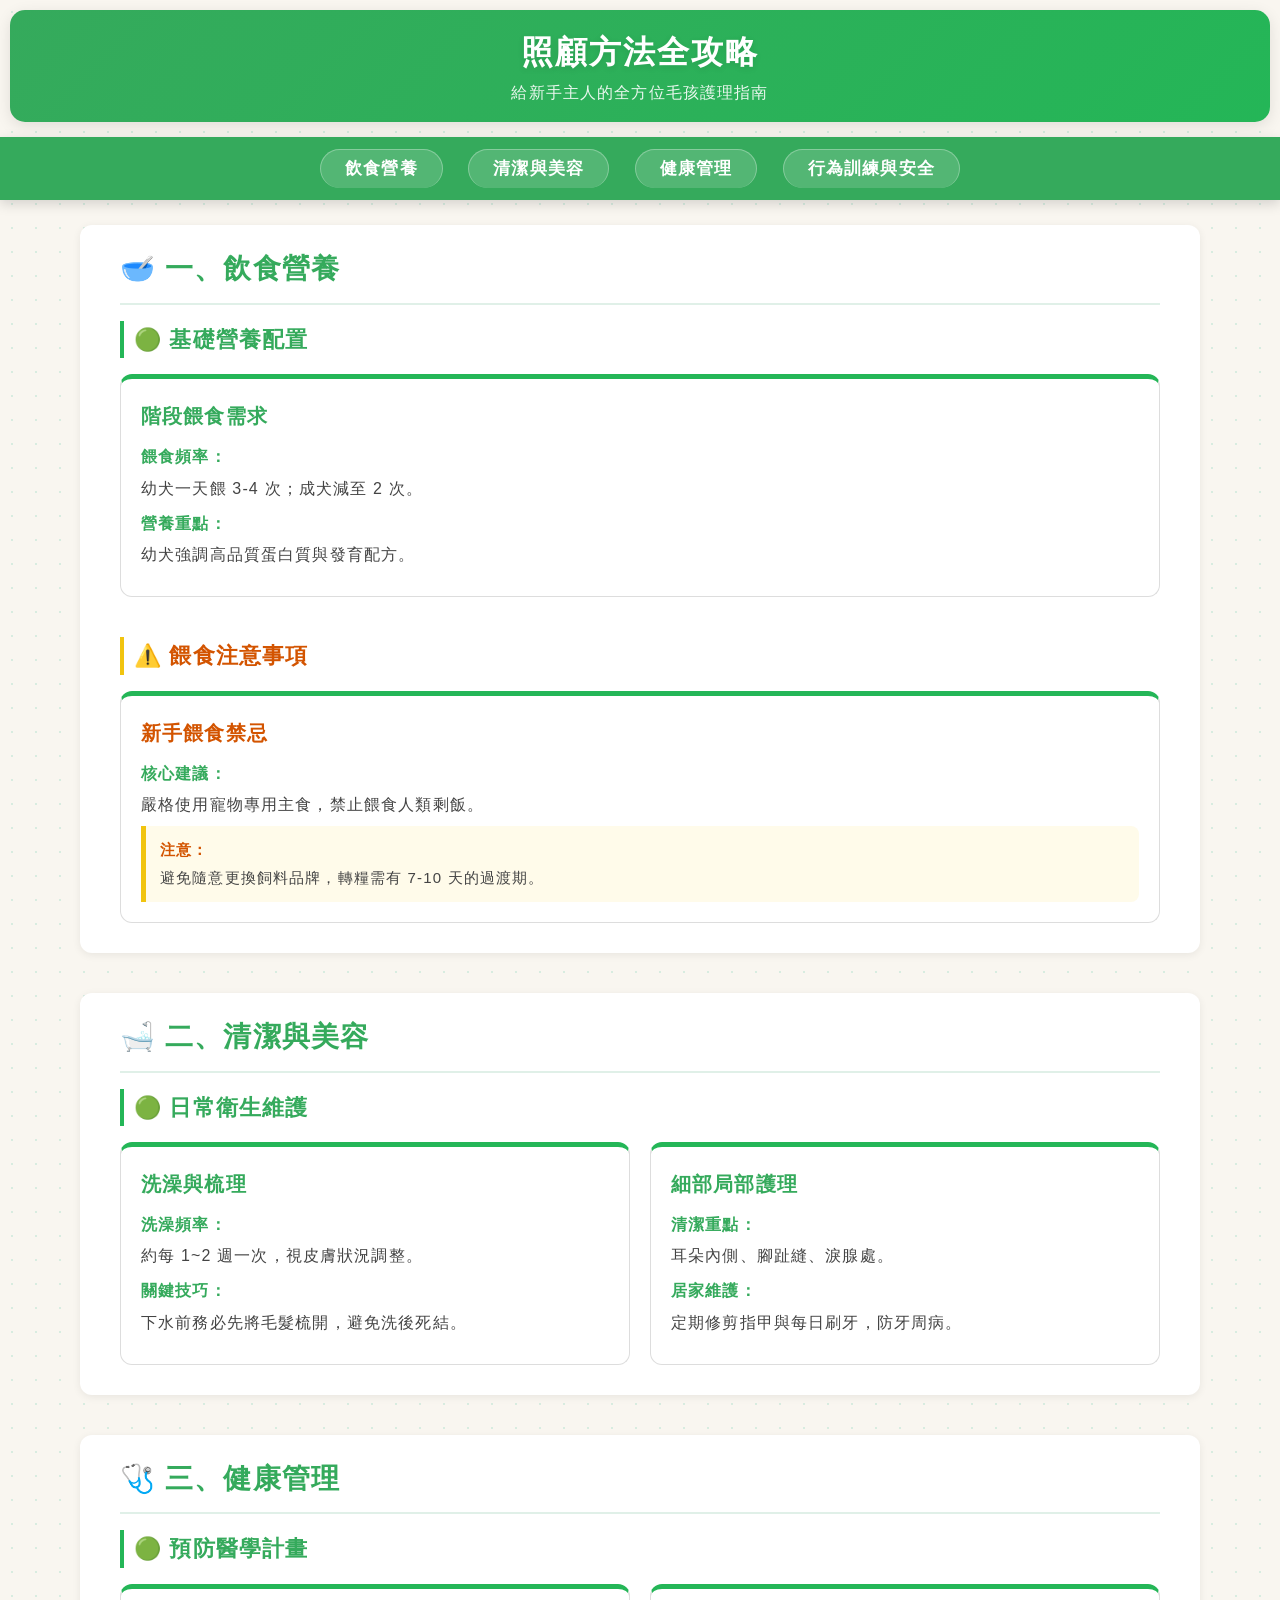
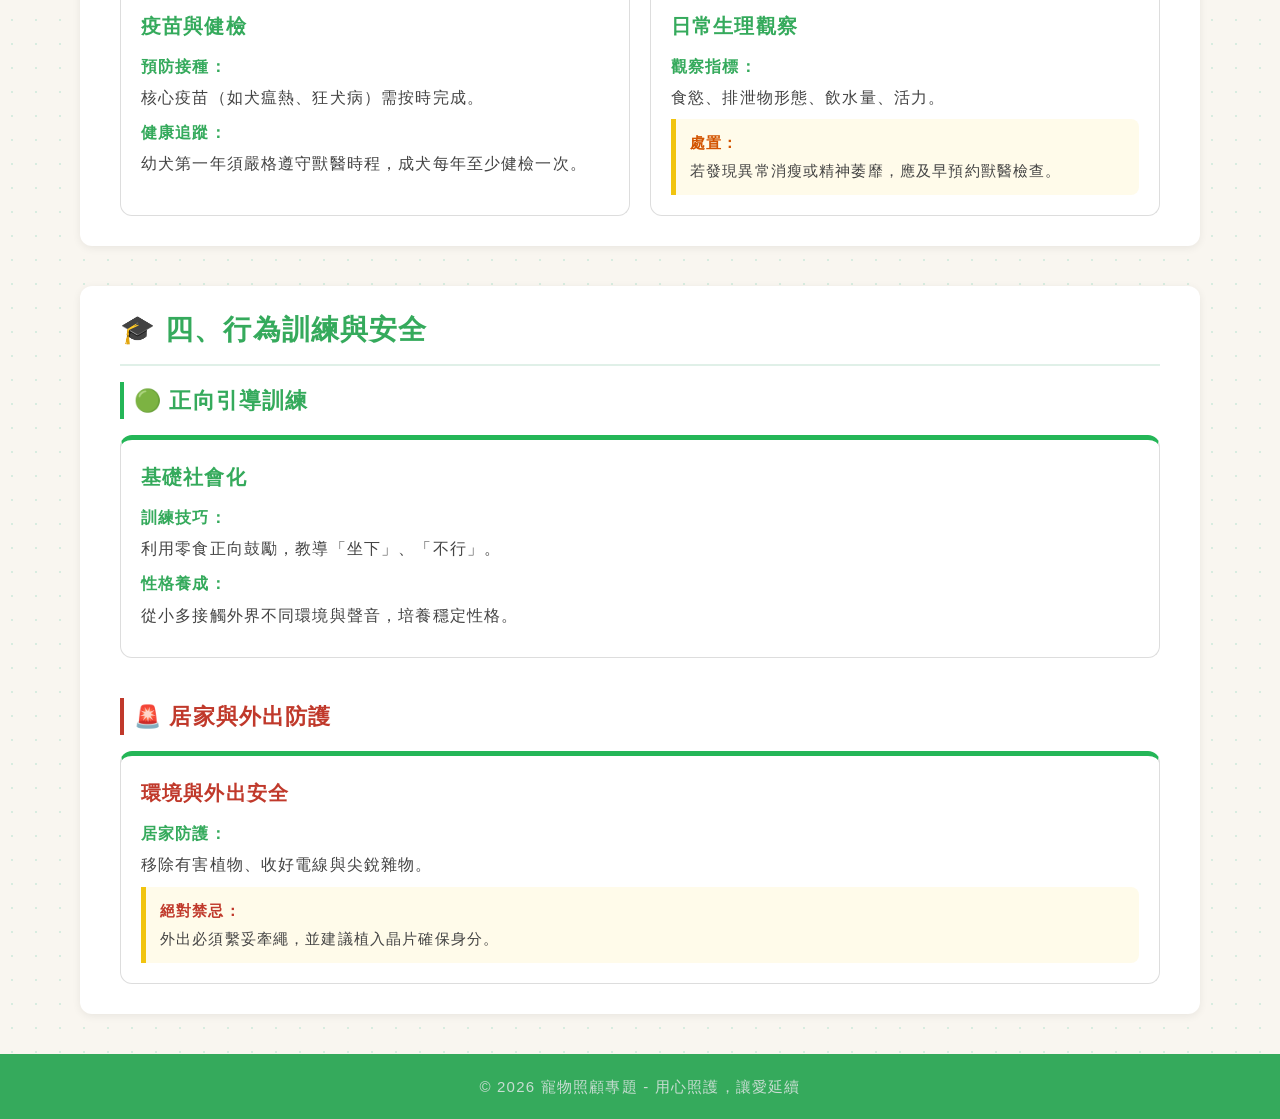
<file: care.html>
<!DOCTYPE html>
<html lang="zh-TW">
<head>
    <meta charset="UTF-8">
    <meta name="viewport" content="width=device-width, initial-scale=1.0">
    <title>狗狗照顧方法指南</title>
    <link rel="stylesheet" href="css/common.css">
</head>
<body>

<header>
    <h1>照顧方法全攻略</h1>
    <p>給新手主人的全方位毛孩護理指南</p>
</header>

<!-- ✅ 新增的導覽列 -->
<nav>
    <a href="#nutrition">飲食營養</a>
    <a href="#cleaning">清潔與美容</a>
    <a href="#health">健康管理</a>
    <a href="#training">行為訓練與安全</a>
</nav>

<div class="container">

    <section id="nutrition" class="category-section">
        <h2>🥣 一、飲食營養</h2>
        
        <h4 style="color: var(--green-dark); border-color: var(--green-main); margin-top: 10px; margin-bottom: 15px; font-size: 22px;">🟢 基礎營養配置</h4>
        <div class="item-grid">
            <div class="item-card">
                <div class="item-name">階段餵食需求</div>
                <p><span class="info-label">餵食頻率：</span> 幼犬一天餵 3-4 次；成犬減至 2 次。</p>
                <p><span class="info-label">營養重點：</span> 幼犬強調高品質蛋白質與發育配方。</p>
            </div>
        </div>

        <h4 style="color: #d35400; border-color: var(--accent-yellow); margin-top: 40px; margin-bottom: 15px; font-size: 22px;">⚠️ 餵食注意事項</h4>
        <div class="item-grid">
            <div class="item-card">
                <div class="item-name warning-text">新手餵食禁忌</div>
                <p><span class="info-label">核心建議：</span> 嚴格使用寵物專用主食，禁止餵食人類剩飯。</p>
                <div class="warning-box">
                    <strong>注意：</strong> 避免隨意更換飼料品牌，轉糧需有 7-10 天的過渡期。
                </div>
            </div>
        </div>
    </section>

    <section id="cleaning" class="category-section">
        <h2>🛁 二、清潔與美容</h2>
        <h4 style="color: var(--green-dark); border-color: var(--green-main); margin-top: 10px; margin-bottom: 15px; font-size: 22px;">🟢 日常衛生維護</h4>
        
        <div class="item-grid">
            <div class="item-card">
                <div class="item-name">洗澡與梳理</div>
                <p><span class="info-label">洗澡頻率：</span> 約每 1~2 週一次，視皮膚狀況調整。</p>
                <p><span class="info-label">關鍵技巧：</span> 下水前務必先將毛髮梳開，避免洗後死結。</p>
            </div>

            <div class="item-card">
                <div class="item-name">細部局部護理</div>
                <p><span class="info-label">清潔重點：</span> 耳朵內側、腳趾縫、淚腺處。</p>
                <p><span class="info-label">居家維護：</span> 定期修剪指甲與每日刷牙，防牙周病。</p>
            </div>
        </div>
    </section>

    <section id="health" class="category-section">
        <h2>🩺 三、健康管理</h2>
        <h4 style="color: var(--green-dark); border-color: var(--green-main); margin-top: 10px; margin-bottom: 15px; font-size: 22px;">🟢 預防醫學計畫</h4>

        <div class="item-grid">
            <div class="item-card">
                <div class="item-name">疫苗與健檢</div>
                <p><span class="info-label">預防接種：</span> 核心疫苗（如犬瘟熱、狂犬病）需按時完成。</p>
                <p><span class="info-label">健康追蹤：</span> 幼犬第一年須嚴格遵守獸醫時程，成犬每年至少健檢一次。</p>
            </div>

            <div class="item-card">
                <div class="item-name">日常生理觀察</div>
                <p><span class="info-label">觀察指標：</span> 食慾、排泄物形態、飲水量、活力。</p>
                <div class="warning-box">
                    <strong>處置：</strong> 若發現異常消瘦或精神萎靡，應及早預約獸醫檢查。
                </div>
            </div>
        </div>
    </section>

    <section id="training" class="category-section">
        <h2>🎓 四、行為訓練與安全</h2>
        
        <h4 style="color: var(--green-dark); border-color: var(--green-main); margin-top: 10px; margin-bottom: 15px; font-size: 22px;">🟢 正向引導訓練</h4>
        <div class="item-grid">
            <div class="item-card">
                <div class="item-name">基礎社會化</div>
                <p><span class="info-label">訓練技巧：</span> 利用零食正向鼓勵，教導「坐下」、「不行」。</p>
                <p><span class="info-label">性格養成：</span> 從小多接觸外界不同環境與聲音，培養穩定性格。</p>
            </div>
        </div>

        <h4 style="color: var(--danger); border-color: var(--danger); margin-top: 40px; margin-bottom: 15px; font-size: 22px;">🚨 居家與外出防護</h4>
        <div class="item-grid">
            <div class="item-card">
                <div class="item-name danger-text">環境與外出安全</div>
                <p><span class="info-label">居家防護：</span> 移除有害植物、收好電線與尖銳雜物。</p>
                <div class="warning-box" style="background-color: var(--danger-bg); border-color: var(--danger);">
                    <strong style="color: var(--danger);">絕對禁忌：</strong> 外出必須繫妥牽繩，並建議植入晶片確保身分。
                </div>
            </div>
        </div>
    </section>

</div>

<footer>
    <p>© 2026 寵物照顧專題 - 用心照護，讓愛延續</p>
</footer>

<!-- 🌟 八大分頁共用：導覽列返回防呆 ＋ 滑動特效 ＋ 搜尋精準定位 -->
    <script>
        document.addEventListener("DOMContentLoaded", () => {
            
            // ==========================================
            // 1. 解決導覽列上一頁問題：攔截點擊，防止產生歷史紀錄
            // ==========================================
            const navLinks = document.querySelectorAll('nav a[href^="#"]');
            navLinks.forEach(link => {
                link.addEventListener("click", function(e) {
                    // 阻擋預設的錨點跳轉行為 (防止將 #hash 寫入瀏覽器歷史紀錄)
                    e.preventDefault(); 
                    
                    const targetId = this.getAttribute("href");
                    const targetElement = document.querySelector(targetId);
                    
                    if (targetElement) {
                        // 僅執行平滑滾動，網址列不變，按「上一頁」就會直接離開此分頁
                        targetElement.scrollIntoView({ behavior: "smooth", block: "start" });
                    }
                });
            });

            // ==========================================
            // 2. 滑動動態浮現 (讓所有卡片與區塊活起來)
            // ==========================================
            const cards = document.querySelectorAll('.item-card, .dog-card, .sub-card, .danger-card, .age-card, .sport-card, .food-danger, .food-warning, .section-block, .tips, .tips-box');
            
            if ('IntersectionObserver' in window) {
                const observer = new IntersectionObserver((entries) => {
                    entries.forEach(entry => {
                        if (entry.isIntersecting) {
                            entry.target.classList.add('revealed');
                            observer.unobserve(entry.target); 
                            
                            // 動畫結束後移除初始化 class，把控制權還給 hover 特效，解決 CSS 衝突
                            setTimeout(() => {
                                entry.target.classList.remove('scroll-reveal-init', 'revealed');
                            }, 700);
                        }
                    });
                }, { threshold: 0.05, rootMargin: "50px 0px -20px 0px" });

                cards.forEach((card, idx) => {
                    card.classList.add('scroll-reveal-init');
                    // 製造波浪般的錯開浮現感
                    card.style.transitionDelay = `${(idx % 3) * 0.05}s`;
                    observer.observe(card);
                });
            } else {
                cards.forEach(card => card.classList.add('revealed'));
            }

            // ==========================================
            // 3. 接收 ?focus= 網址參數，精準定位「小卡片」、「中群組」或「整個大區塊」
            // ==========================================
            const params = new URLSearchParams(window.location.search);
            const focusKw = params.get('focus');
            
            if (focusKw) {
                let targetCard = null;

                // 🌟 擴充目標清單，確保包含各種排版 (包含小知識區塊)
                const smallCards = document.querySelectorAll('.dog-card, .item-card, .sub-card, .danger-card, .age-card, .item-group, .tips-box, .tips, .highlight-box, .item');
                for (const card of smallCards) {
                    const titleEl = card.querySelector('.dog-name, .item-name, .item-title, h3, strong, b');
                    // 擴大比對範圍，如果標題沒有，比對整個卡片內容
                    if ((titleEl && titleEl.textContent.includes(focusKw)) || card.textContent.includes(focusKw)) {
                        targetCard = card;
                        break;
                    }
                }

                if (!targetCard) {
                    const mediumBlocks = document.querySelectorAll('.food-danger, .food-warning');
                    for (const block of mediumBlocks) {
                        const titleEl = block.querySelector('h3, h4, strong');
                        if ((titleEl && titleEl.textContent.includes(focusKw)) || block.textContent.includes(focusKw)) {
                            targetCard = block;
                            break;
                        }
                    }
                }

                if (!targetCard) {
                    const largeSections = document.querySelectorAll('section, .category-section, .category-block, .care-section, .sport-card, .section-block');
                    for (const sec of largeSections) {
                        const h2El = sec.querySelector('h2, h3');
                        if (h2El && h2El.textContent.includes(focusKw)) {
                            targetCard = sec;
                            break;
                        }
                    }
                }

                if (!targetCard) {
                    const allCandidates = document.querySelectorAll('.dog-card, .item-card, .sub-card, .danger-card, .age-card, .item-group, .tips-box, .tips, .highlight-box, .food-danger, .food-warning, .care-section, .sport-card, .category-block, .category-section, section');
                    for (const el of allCandidates) {
                        if (el.textContent.includes(focusKw)) {
                            targetCard = el;
                            break;
                        }
                    }
                }

                if (targetCard) {
                    setTimeout(() => {
                        targetCard.classList.remove('scroll-reveal-init');
                        
                        setTimeout(() => {
                            const scrollPosition = targetCard.offsetHeight > window.innerHeight * 0.65 ? 'start' : 'center';
                            targetCard.scrollIntoView({ behavior: 'smooth', block: scrollPosition });
                        }, 100);
                        
                        setTimeout(() => {
                            targetCard.classList.remove('spotlight-focus-card');
                            void targetCard.offsetWidth; // 強制重繪
                            targetCard.classList.add('spotlight-focus-card');
                        }, 600);
                    }, 400); 
                }
            }
        });
    </script>
    
</body>
</html>
</file>
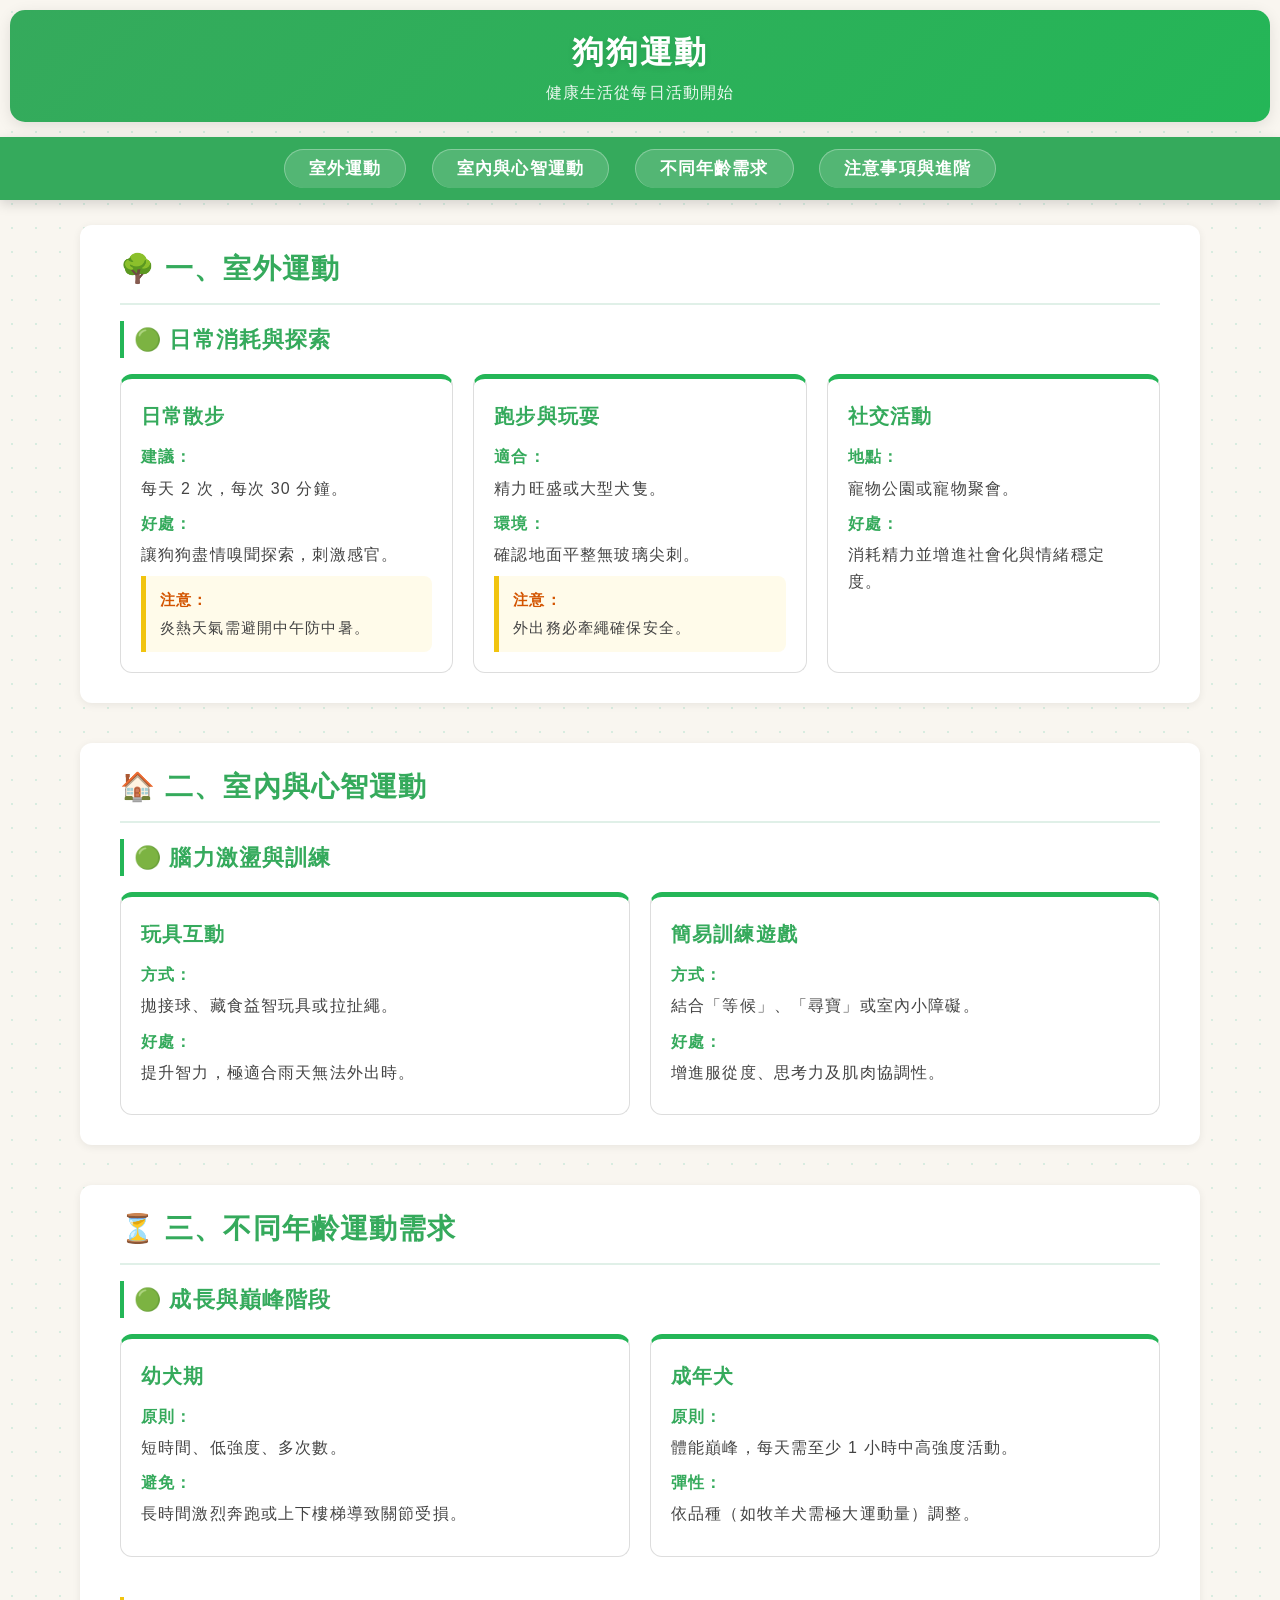
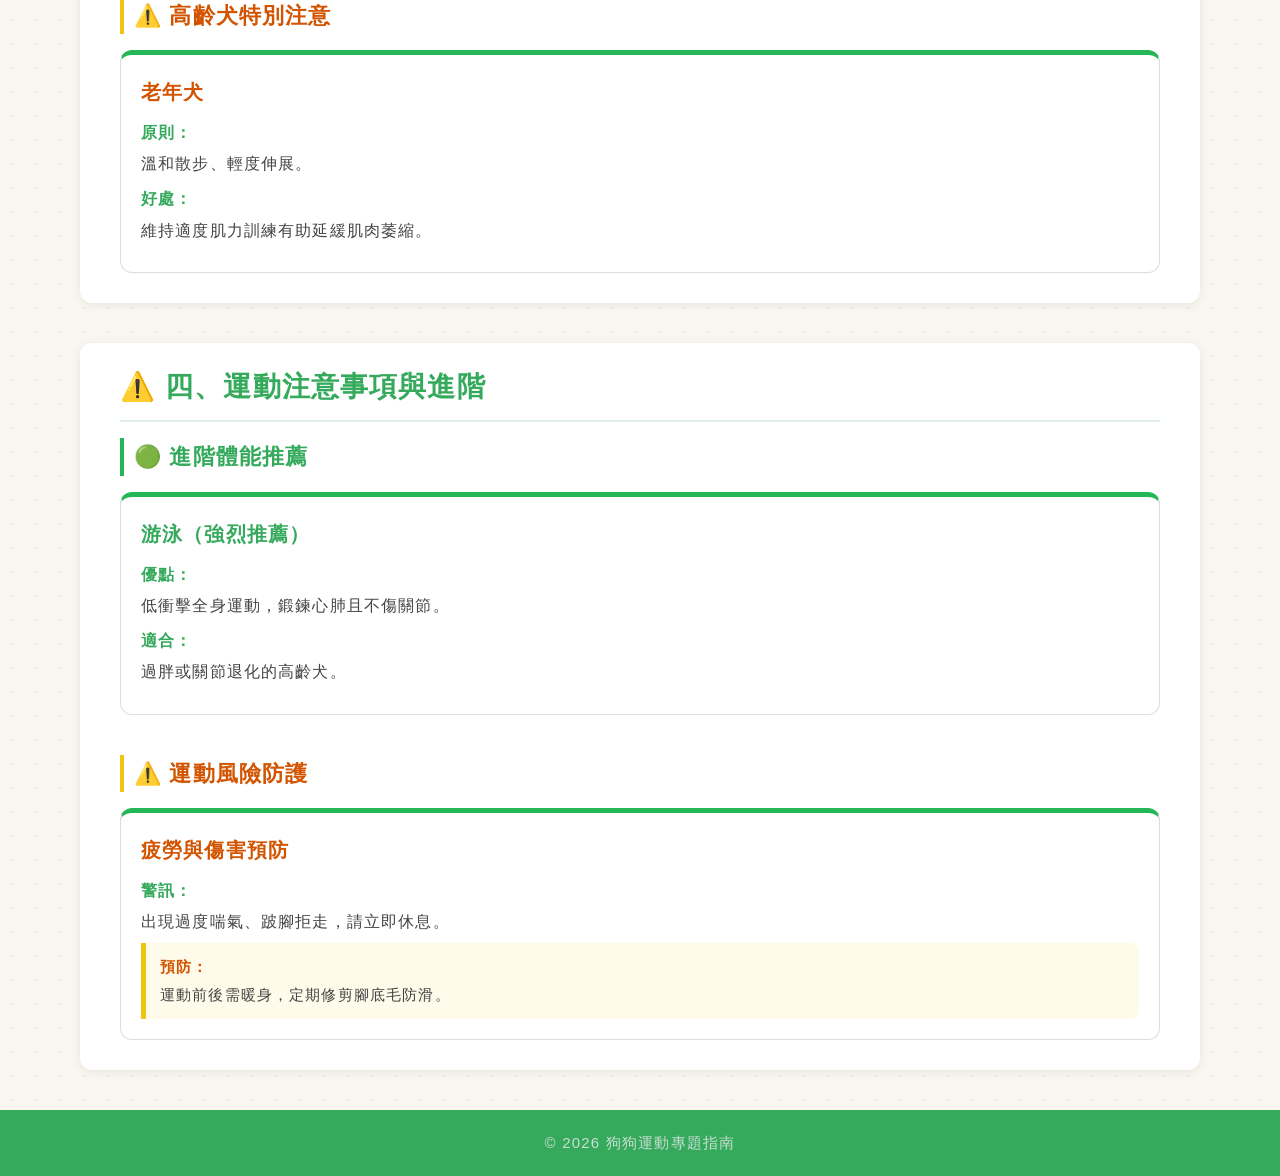
<file: exercise.html>
<!DOCTYPE html>
<html lang="zh-TW">
<head>
    <meta charset="UTF-8">
    <meta name="viewport" content="width=device-width, initial-scale=1.0">
    <title>狗狗運動指南</title>
    <link rel="stylesheet" href="css/common.css">
</head>
<body>

<header>
    <h1>狗狗運動</h1>
    <p>健康生活從每日活動開始</p>
</header>

<!-- ✅ 新增的導覽列 -->
<nav>
    <a href="#outdoor">室外運動</a>
    <a href="#indoor">室內與心智運動</a>
    <a href="#age-needs">不同年齡需求</a>
    <a href="#precautions">注意事項與進階</a>
</nav>

<div class="container">

    <section id="outdoor" class="category-section">
        <h2>🌳 一、室外運動</h2>
        <h4 style="color: var(--green-dark); border-color: var(--green-main); margin-top: 10px; margin-bottom: 15px; font-size: 22px;">🟢 日常消耗與探索</h4>
        <div class="item-grid">
            <div class="item-card">
                <div class="item-name">日常散步</div>
                <p><span class="info-label">建議：</span> 每天 2 次，每次 30 分鐘。</p>
                <p><span class="info-label">好處：</span> 讓狗狗盡情嗅聞探索，刺激感官。</p>
                <div class="warning-box"><strong>注意：</strong> 炎熱天氣需避開中午防中暑。</div>
            </div>
            <div class="item-card">
                <div class="item-name">跑步與玩耍</div>
                <p><span class="info-label">適合：</span> 精力旺盛或大型犬隻。</p>
                <p><span class="info-label">環境：</span> 確認地面平整無玻璃尖刺。</p>
                <div class="warning-box"><strong>注意：</strong> 外出務必牽繩確保安全。</div>
            </div>
            <div class="item-card">
                <div class="item-name">社交活動</div>
                <p><span class="info-label">地點：</span> 寵物公園或寵物聚會。</p>
                <p><span class="info-label">好處：</span> 消耗精力並增進社會化與情緒穩定度。</p>
            </div>
        </div>
    </section>

    <section id="indoor" class="category-section">
        <h2>🏠 二、室內與心智運動</h2>
        <h4 style="color: var(--green-dark); border-color: var(--green-main); margin-top: 10px; margin-bottom: 15px; font-size: 22px;">🟢 腦力激盪與訓練</h4>
        <div class="item-grid">
            <div class="item-card">
                <div class="item-name">玩具互動</div>
                <p><span class="info-label">方式：</span> 拋接球、藏食益智玩具或拉扯繩。</p>
                <p><span class="info-label">好處：</span> 提升智力，極適合雨天無法外出時。</p>
            </div>
            <div class="item-card">
                <div class="item-name">簡易訓練遊戲</div>
                <p><span class="info-label">方式：</span> 結合「等候」、「尋寶」或室內小障礙。</p>
                <p><span class="info-label">好處：</span> 增進服從度、思考力及肌肉協調性。</p>
            </div>
        </div>
    </section>

    <section id="age-needs" class="category-section">
        <h2>⏳ 三、不同年齡運動需求</h2>
        
        <h4 style="color: var(--green-dark); border-color: var(--green-main); margin-top: 10px; margin-bottom: 15px; font-size: 22px;">🟢 成長與巔峰階段</h4>
        <div class="item-grid">
            <div class="item-card">
                <div class="item-name">幼犬期</div>
                <p><span class="info-label">原則：</span> 短時間、低強度、多次數。</p>
                <p><span class="info-label">避免：</span> 長時間激烈奔跑或上下樓梯導致關節受損。</p>
            </div>
            <div class="item-card">
                <div class="item-name">成年犬</div>
                <p><span class="info-label">原則：</span> 體能巔峰，每天需至少 1 小時中高強度活動。</p>
                <p><span class="info-label">彈性：</span> 依品種（如牧羊犬需極大運動量）調整。</p>
            </div>
        </div>

        <h4 style="color: #d35400; border-color: var(--accent-yellow); margin-top: 40px; margin-bottom: 15px; font-size: 22px;">⚠️ 高齡犬特別注意</h4>
        <div class="item-grid">
            <div class="item-card">
                <div class="item-name warning-text">老年犬</div>
                <p><span class="info-label">原則：</span> 溫和散步、輕度伸展。</p>
                <p><span class="info-label">好處：</span> 維持適度肌力訓練有助延緩肌肉萎縮。</p>
            </div>
        </div>
    </section>

    <section id="precautions" class="category-section">
        <h2>⚠️ 四、運動注意事項與進階</h2>

        <h4 style="color: var(--green-dark); border-color: var(--green-main); margin-top: 10px; margin-bottom: 15px; font-size: 22px;">🟢 進階體能推薦</h4>
        <div class="item-grid">
            <div class="item-card">
                <div class="item-name">游泳（強烈推薦）</div>
                <p><span class="info-label">優點：</span> 低衝擊全身運動，鍛鍊心肺且不傷關節。</p>
                <p><span class="info-label">適合：</span> 過胖或關節退化的高齡犬。</p>
            </div>
        </div>
        
        <h4 style="color: #d35400; border-color: var(--accent-yellow); margin-top: 40px; margin-bottom: 15px; font-size: 22px;">⚠️ 運動風險防護</h4>
        <div class="item-grid">
            <div class="item-card">
                <div class="item-name warning-text">疲勞與傷害預防</div>
                <p><span class="info-label">警訊：</span> 出現過度喘氣、跛腳拒走，請立即休息。</p>
                <div class="warning-box"><strong>預防：</strong> 運動前後需暖身，定期修剪腳底毛防滑。</div>
            </div>
        </div>
    </section>

</div>

<footer>
    <p>© 2026 狗狗運動專題指南</p>
</footer>

<!-- 🌟 八大分頁共用：導覽列返回防呆 ＋ 滑動特效 ＋ 搜尋精準定位 -->
    <script>
        document.addEventListener("DOMContentLoaded", () => {
            
            // ==========================================
            // 1. 解決導覽列上一頁問題：攔截點擊，防止產生歷史紀錄
            // ==========================================
            const navLinks = document.querySelectorAll('nav a[href^="#"]');
            navLinks.forEach(link => {
                link.addEventListener("click", function(e) {
                    // 阻擋預設的錨點跳轉行為 (防止將 #hash 寫入瀏覽器歷史紀錄)
                    e.preventDefault(); 
                    
                    const targetId = this.getAttribute("href");
                    const targetElement = document.querySelector(targetId);
                    
                    if (targetElement) {
                        // 僅執行平滑滾動，網址列不變，按「上一頁」就會直接離開此分頁
                        targetElement.scrollIntoView({ behavior: "smooth", block: "start" });
                    }
                });
            });

            // ==========================================
            // 2. 滑動動態浮現 (讓所有卡片與區塊活起來)
            // ==========================================
            const cards = document.querySelectorAll('.item-card, .dog-card, .sub-card, .danger-card, .age-card, .sport-card, .food-danger, .food-warning, .section-block, .tips, .tips-box');
            
            if ('IntersectionObserver' in window) {
                const observer = new IntersectionObserver((entries) => {
                    entries.forEach(entry => {
                        if (entry.isIntersecting) {
                            entry.target.classList.add('revealed');
                            observer.unobserve(entry.target); 
                            
                            // 動畫結束後移除初始化 class，把控制權還給 hover 特效，解決 CSS 衝突
                            setTimeout(() => {
                                entry.target.classList.remove('scroll-reveal-init', 'revealed');
                            }, 700);
                        }
                    });
                }, { threshold: 0.05, rootMargin: "50px 0px -20px 0px" });

                cards.forEach((card, idx) => {
                    card.classList.add('scroll-reveal-init');
                    // 製造波浪般的錯開浮現感
                    card.style.transitionDelay = `${(idx % 3) * 0.05}s`;
                    observer.observe(card);
                });
            } else {
                cards.forEach(card => card.classList.add('revealed'));
            }

            // ==========================================
            // 3. 接收 ?focus= 網址參數，精準定位「小卡片」、「中群組」或「整個大區塊」
            // ==========================================
            const params = new URLSearchParams(window.location.search);
            const focusKw = params.get('focus');
            
            if (focusKw) {
                let targetCard = null;

                // 🌟 擴充目標清單，確保包含各種排版 (包含小知識區塊)
                const smallCards = document.querySelectorAll('.dog-card, .item-card, .sub-card, .danger-card, .age-card, .item-group, .tips-box, .tips, .highlight-box, .item');
                for (const card of smallCards) {
                    const titleEl = card.querySelector('.dog-name, .item-name, .item-title, h3, strong, b');
                    // 擴大比對範圍，如果標題沒有，比對整個卡片內容
                    if ((titleEl && titleEl.textContent.includes(focusKw)) || card.textContent.includes(focusKw)) {
                        targetCard = card;
                        break;
                    }
                }

                if (!targetCard) {
                    const mediumBlocks = document.querySelectorAll('.food-danger, .food-warning');
                    for (const block of mediumBlocks) {
                        const titleEl = block.querySelector('h3, h4, strong');
                        if ((titleEl && titleEl.textContent.includes(focusKw)) || block.textContent.includes(focusKw)) {
                            targetCard = block;
                            break;
                        }
                    }
                }

                if (!targetCard) {
                    const largeSections = document.querySelectorAll('section, .category-section, .category-block, .care-section, .sport-card, .section-block');
                    for (const sec of largeSections) {
                        const h2El = sec.querySelector('h2, h3');
                        if (h2El && h2El.textContent.includes(focusKw)) {
                            targetCard = sec;
                            break;
                        }
                    }
                }

                if (!targetCard) {
                    const allCandidates = document.querySelectorAll('.dog-card, .item-card, .sub-card, .danger-card, .age-card, .item-group, .tips-box, .tips, .highlight-box, .food-danger, .food-warning, .care-section, .sport-card, .category-block, .category-section, section');
                    for (const el of allCandidates) {
                        if (el.textContent.includes(focusKw)) {
                            targetCard = el;
                            break;
                        }
                    }
                }

                if (targetCard) {
                    setTimeout(() => {
                        targetCard.classList.remove('scroll-reveal-init');
                        
                        setTimeout(() => {
                            const scrollPosition = targetCard.offsetHeight > window.innerHeight * 0.65 ? 'start' : 'center';
                            targetCard.scrollIntoView({ behavior: 'smooth', block: scrollPosition });
                        }, 100);
                        
                        setTimeout(() => {
                            targetCard.classList.remove('spotlight-focus-card');
                            void targetCard.offsetWidth; // 強制重繪
                            targetCard.classList.add('spotlight-focus-card');
                        }, 600);
                    }, 400); 
                }
            }
        });
    </script>
    
</body>
</html>
</file>
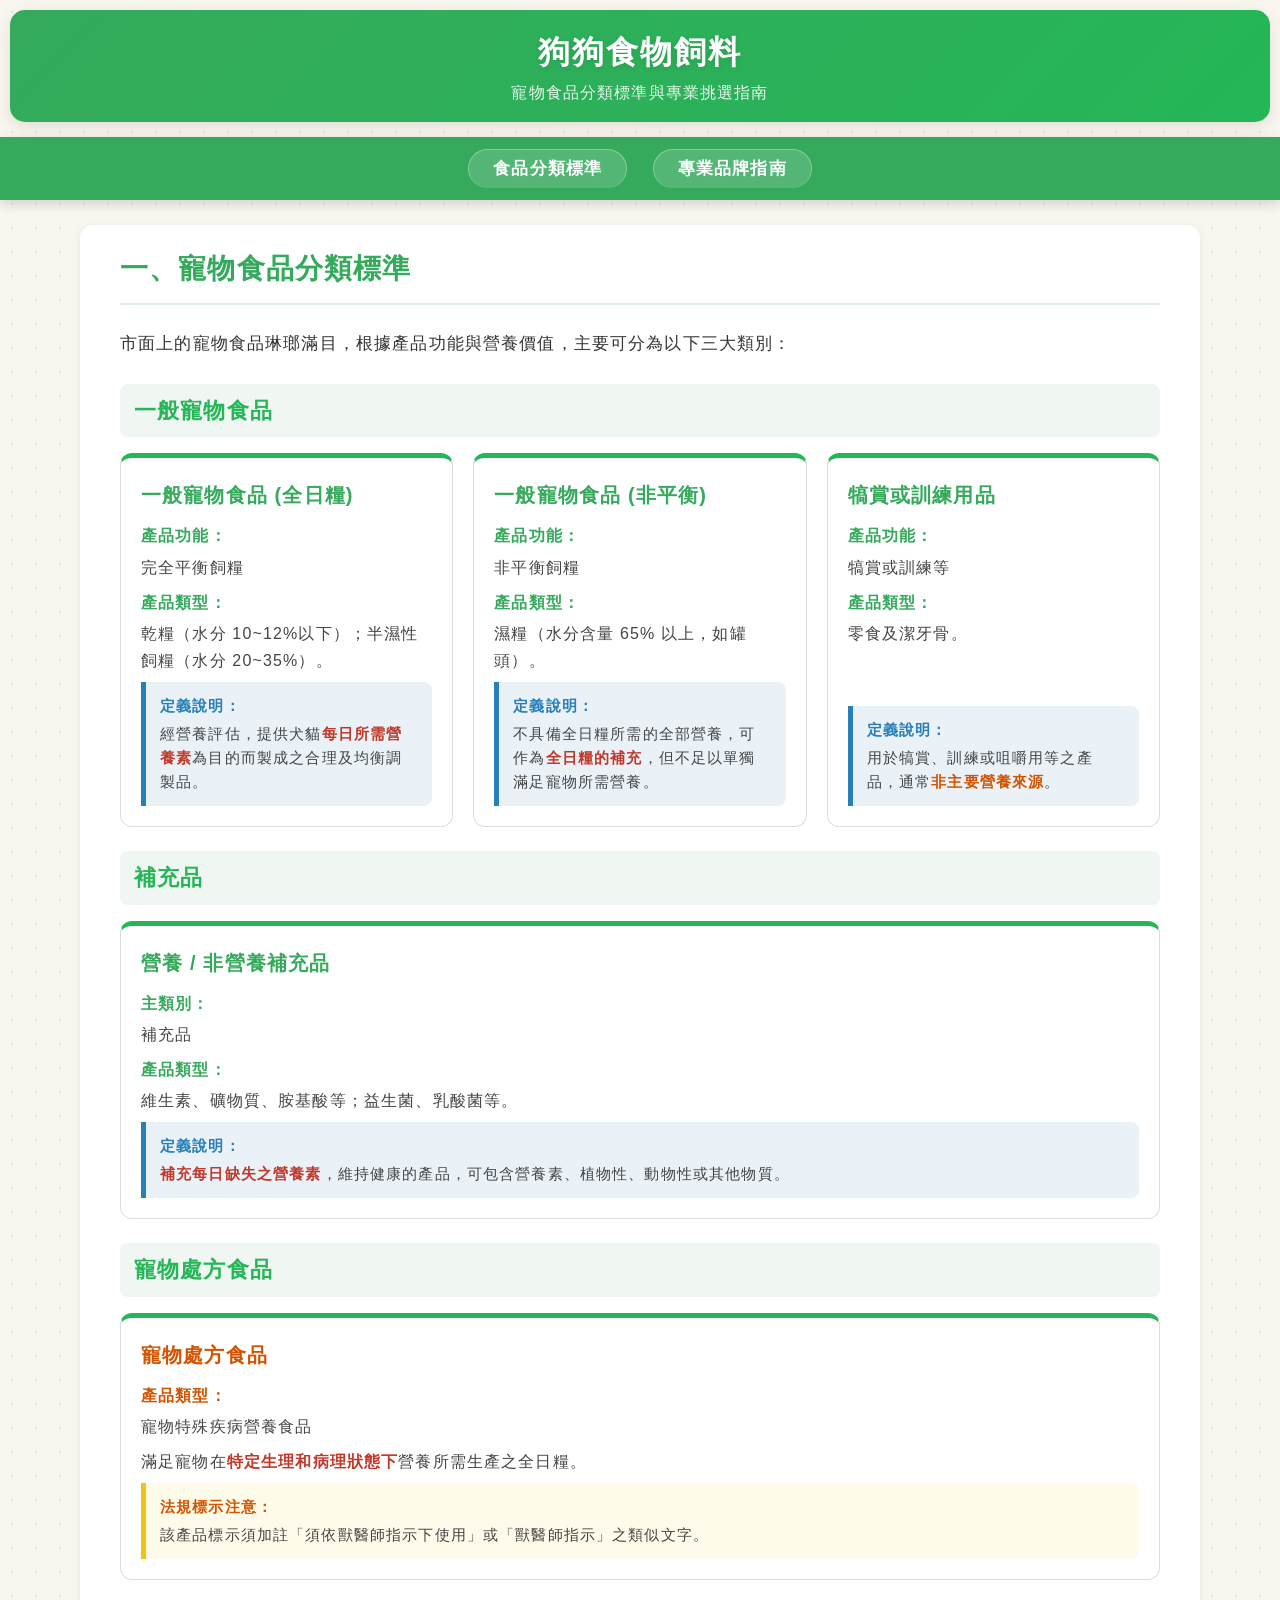
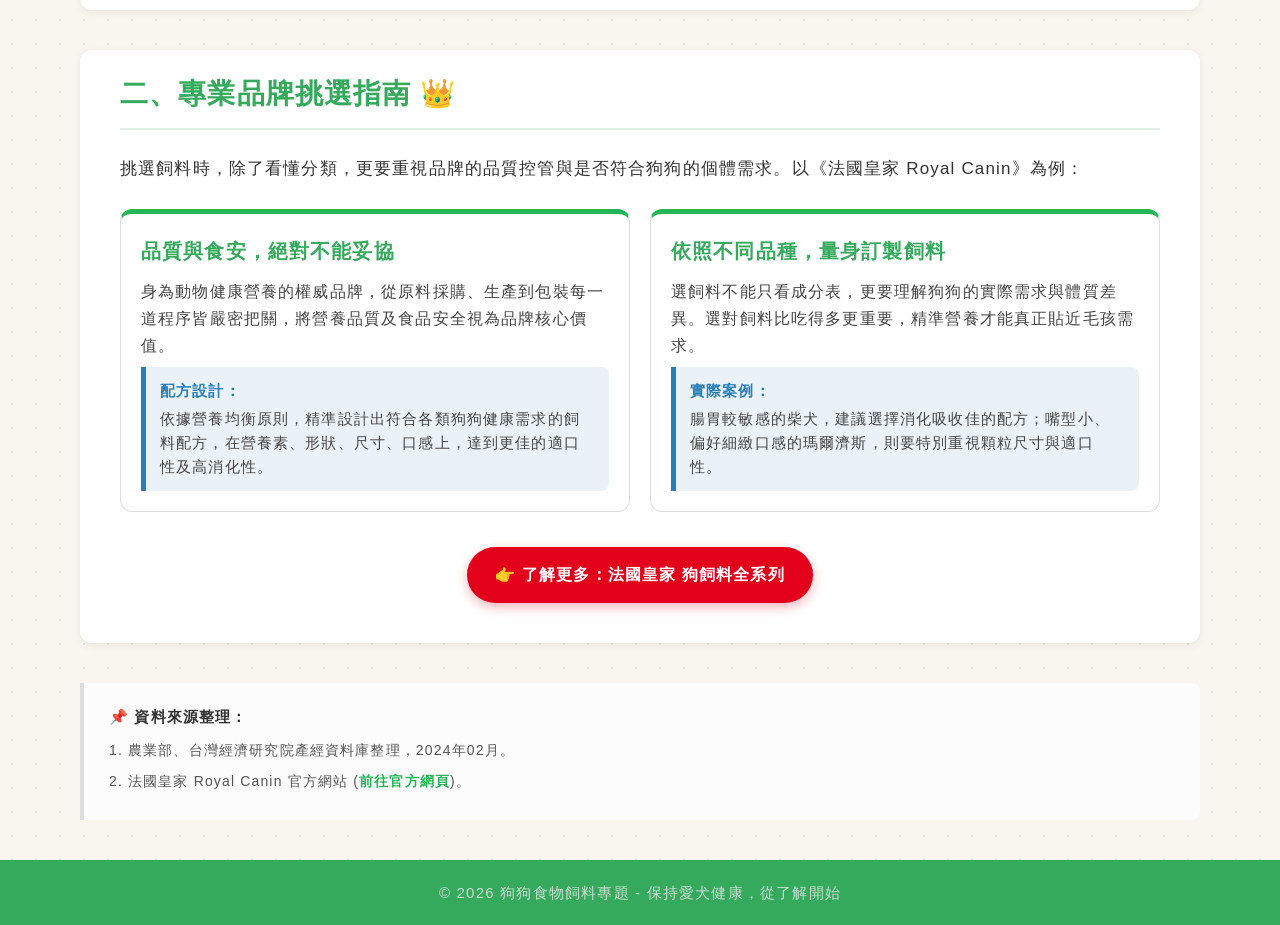
<file: food.html>
<!DOCTYPE html>
<html lang="zh-Hant">
<head>
    <meta charset="UTF-8">
    <meta name="viewport" content="width=device-width, initial-scale=1.0">
    <title>狗狗食物飼料與日常照護專題</title>
    <link rel="stylesheet" href="css/common.css">
    <link rel="stylesheet" href="css/food.css">
</head>
<body>

<header>
    <h1>狗狗食物飼料</h1>
    <p>寵物食品分類標準與專業挑選指南</p>
</header>

<!-- ✅ 新增的導覽列 -->
<nav>
    <a href="#classification">食品分類標準</a>
    <a href="#brand-guide">專業品牌指南</a>
</nav>

<div class="container">

    <section id="classification" class="category-section">
        <h2>一、寵物食品分類標準</h2>
        <p>市面上的寵物食品琳瑯滿目，根據產品功能與營養價值，主要可分為以下三大類別：</p>
        
        <h3>一般寵物食品</h3>
        <div class="item-grid">
            <div class="item-card">
                <div class="item-name">一般寵物食品 (全日糧)</div>
                <p><span class="info-label">產品功能：</span>完全平衡飼糧</p>
                <p><span class="info-label">產品類型：</span>乾糧（水分 10~12%以下）；半濕性飼糧（水分 20~35%）。</p>
                <div class="interpret-box">
                    <strong>定義說明：</strong>
                    經營養評估，提供犬貓<span class="text-danger">每日所需營養素</span>為目的而製成之合理及均衡調製品。
                </div>
            </div>

            <div class="item-card">
                <div class="item-name">一般寵物食品 (非平衡)</div>
                <p><span class="info-label">產品功能：</span>非平衡飼糧</p>
                <p><span class="info-label">產品類型：</span>濕糧（水分含量 65% 以上，如罐頭）。</p>
                <div class="interpret-box">
                    <strong>定義說明：</strong>
                    不具備全日糧所需的全部營養，可作為<span class="text-danger">全日糧的補充</span>，但不足以單獨滿足寵物所需營養。
                </div>
            </div>

            <div class="item-card">
                <div class="item-name">犒賞或訓練用品</div>
                <p><span class="info-label">產品功能：</span>犒賞或訓練等</p>
                <p><span class="info-label">產品類型：</span>零食及潔牙骨。</p>
                <div class="interpret-box">
                    <strong>定義說明：</strong>
                    用於犒賞、訓練或咀嚼用等之產品，通常<span class="text-warning">非主要營養來源</span>。
                </div>
            </div>
        </div>

        <h3>補充品</h3>
        <div class="item-grid">
            <div class="item-card">
                <div class="item-name">營養 / 非營養補充品</div>
                <p><span class="info-label">主類別：</span>補充品</p>
                <p><span class="info-label">產品類型：</span>維生素、礦物質、胺基酸等；益生菌、乳酸菌等。</p>
                <div class="interpret-box">
                    <strong>定義說明：</strong>
                    <span class="text-danger">補充每日缺失之營養素</span>，維持健康的產品，可包含營養素、植物性、動物性或其他物質。
                </div>
            </div>
        </div>

        <h3>寵物處方食品</h3>
        <div class="item-grid">
            <div class="item-card">
                <div class="item-name warning-text">寵物處方食品</div>
                <p><span class="info-label" style="color: #d35400;">產品類型：</span>寵物特殊疾病營養食品</p>
                <p>滿足寵物在<span class="text-danger">特定生理和病理狀態下</span>營養所需生產之全日糧。</p>
                <div class="warning-box">
                    <strong>法規標示注意：</strong>
                    該產品標示須加註「須依獸醫師指示下使用」或「獸醫師指示」之類似文字。
                </div>
            </div>
        </div>
    </section>

    <section id="brand-guide" class="category-section">
        <h2>二、專業品牌挑選指南 👑 </h2>
        <p>挑選飼料時，除了看懂分類，更要重視品牌的品質控管與是否符合狗狗的個體需求。以《法國皇家 Royal Canin》為例：</p>
        
        <div class="item-grid">
            <div class="item-card">
                <div class="item-name">品質與食安，絕對不能妥協</div>
                <p>身為動物健康營養的權威品牌，從原料採購、生產到包裝每一道程序皆嚴密把關，將營養品質及食品安全視為品牌核心價值。</p>
                <div class="interpret-box">
                    <strong>配方設計：</strong>
                    依據營養均衡原則，精準設計出符合各類狗狗健康需求的飼料配方，在營養素、形狀、尺寸、口感上，達到更佳的適口性及高消化性。
                </div>
            </div>

            <div class="item-card">
                <div class="item-name">依照不同品種，量身訂製飼料</div>
                <p>選飼料不能只看成分表，更要理解狗狗的實際需求與體質差異。選對飼料比吃得多更重要，精準營養才能真正貼近毛孩需求。</p>
                <div class="interpret-box">
                    <strong>實際案例：</strong>
                    腸胃較敏感的柴犬，建議選擇消化吸收佳的配方；嘴型小、偏好細緻口感的瑪爾濟斯，則要特別重視顆粒尺寸與適口性。
                </div>
            </div>
        </div>

        <div style="text-align: center; margin-top: 35px; margin-bottom: 10px;">
            <a href="https://www.royalcanin.com/tw/dogs/products/retail-products" target="_blank" class="brand-cta-btn">
                👉 了解更多：法國皇家 狗飼料全系列
            </a>
        </div>
    </section>

    <div class="source-block">
        <strong>📌 資料來源整理：</strong>
        <ul>
            <li>1. 農業部、台灣經濟研究院產經資料庫整理，2024年02月。</li>
            <li>2. 法國皇家 Royal Canin 官方網站 (<a href="https://www.royalcanin.com/tw" target="_blank">前往官方網頁</a>)。</li>
        </ul>
    </div>

</div>

<footer>
    <p>&copy; 2026 狗狗食物飼料專題 - 保持愛犬健康，從了解開始</p>
</footer>

<!-- 🌟 八大分頁共用：導覽列返回防呆 ＋ 滑動特效 ＋ 搜尋精準定位 -->
    <script>
        document.addEventListener("DOMContentLoaded", () => {
            
            // ==========================================
            // 1. 解決導覽列上一頁問題：攔截點擊，防止產生歷史紀錄
            // ==========================================
            const navLinks = document.querySelectorAll('nav a[href^="#"]');
            navLinks.forEach(link => {
                link.addEventListener("click", function(e) {
                    // 阻擋預設的錨點跳轉行為 (防止將 #hash 寫入瀏覽器歷史紀錄)
                    e.preventDefault(); 
                    
                    const targetId = this.getAttribute("href");
                    const targetElement = document.querySelector(targetId);
                    
                    if (targetElement) {
                        // 僅執行平滑滾動，網址列不變，按「上一頁」就會直接離開此分頁
                        targetElement.scrollIntoView({ behavior: "smooth", block: "start" });
                    }
                });
            });

            // ==========================================
            // 2. 滑動動態浮現 (讓所有卡片與區塊活起來)
            // ==========================================
            const cards = document.querySelectorAll('.item-card, .dog-card, .sub-card, .danger-card, .age-card, .sport-card, .food-danger, .food-warning, .section-block, .tips, .tips-box');
            
            if ('IntersectionObserver' in window) {
                const observer = new IntersectionObserver((entries) => {
                    entries.forEach(entry => {
                        if (entry.isIntersecting) {
                            entry.target.classList.add('revealed');
                            observer.unobserve(entry.target); 
                            
                            // 動畫結束後移除初始化 class，把控制權還給 hover 特效，解決 CSS 衝突
                            setTimeout(() => {
                                entry.target.classList.remove('scroll-reveal-init', 'revealed');
                            }, 700);
                        }
                    });
                }, { threshold: 0.05, rootMargin: "50px 0px -20px 0px" });

                cards.forEach((card, idx) => {
                    card.classList.add('scroll-reveal-init');
                    // 製造波浪般的錯開浮現感
                    card.style.transitionDelay = `${(idx % 3) * 0.05}s`;
                    observer.observe(card);
                });
            } else {
                cards.forEach(card => card.classList.add('revealed'));
            }

            // ==========================================
            // 3. 接收 ?focus= 網址參數，精準定位「小卡片」、「中群組」或「整個大區塊」
            // ==========================================
            const params = new URLSearchParams(window.location.search);
            const focusKw = params.get('focus');
            
            if (focusKw) {
                let targetCard = null;

                // 🌟 擴充目標清單，確保包含各種排版 (包含小知識區塊)
                const smallCards = document.querySelectorAll('.dog-card, .item-card, .sub-card, .danger-card, .age-card, .item-group, .tips-box, .tips, .highlight-box, .item');
                for (const card of smallCards) {
                    const titleEl = card.querySelector('.dog-name, .item-name, .item-title, h3, strong, b');
                    // 擴大比對範圍，如果標題沒有，比對整個卡片內容
                    if ((titleEl && titleEl.textContent.includes(focusKw)) || card.textContent.includes(focusKw)) {
                        targetCard = card;
                        break;
                    }
                }

                if (!targetCard) {
                    const mediumBlocks = document.querySelectorAll('.food-danger, .food-warning');
                    for (const block of mediumBlocks) {
                        const titleEl = block.querySelector('h3, h4, strong');
                        if ((titleEl && titleEl.textContent.includes(focusKw)) || block.textContent.includes(focusKw)) {
                            targetCard = block;
                            break;
                        }
                    }
                }

                if (!targetCard) {
                    const largeSections = document.querySelectorAll('section, .category-section, .category-block, .care-section, .sport-card, .section-block');
                    for (const sec of largeSections) {
                        const h2El = sec.querySelector('h2, h3');
                        if (h2El && h2El.textContent.includes(focusKw)) {
                            targetCard = sec;
                            break;
                        }
                    }
                }

                if (!targetCard) {
                    const allCandidates = document.querySelectorAll('.dog-card, .item-card, .sub-card, .danger-card, .age-card, .item-group, .tips-box, .tips, .highlight-box, .food-danger, .food-warning, .care-section, .sport-card, .category-block, .category-section, section');
                    for (const el of allCandidates) {
                        if (el.textContent.includes(focusKw)) {
                            targetCard = el;
                            break;
                        }
                    }
                }

                if (targetCard) {
                    setTimeout(() => {
                        targetCard.classList.remove('scroll-reveal-init');
                        
                        setTimeout(() => {
                            const scrollPosition = targetCard.offsetHeight > window.innerHeight * 0.65 ? 'start' : 'center';
                            targetCard.scrollIntoView({ behavior: 'smooth', block: scrollPosition });
                        }, 100);
                        
                        setTimeout(() => {
                            targetCard.classList.remove('spotlight-focus-card');
                            void targetCard.offsetWidth; // 強制重繪
                            targetCard.classList.add('spotlight-focus-card');
                        }, 600);
                    }, 400); 
                }
            }
        });
    </script>
    
</body>
</html>
</file>
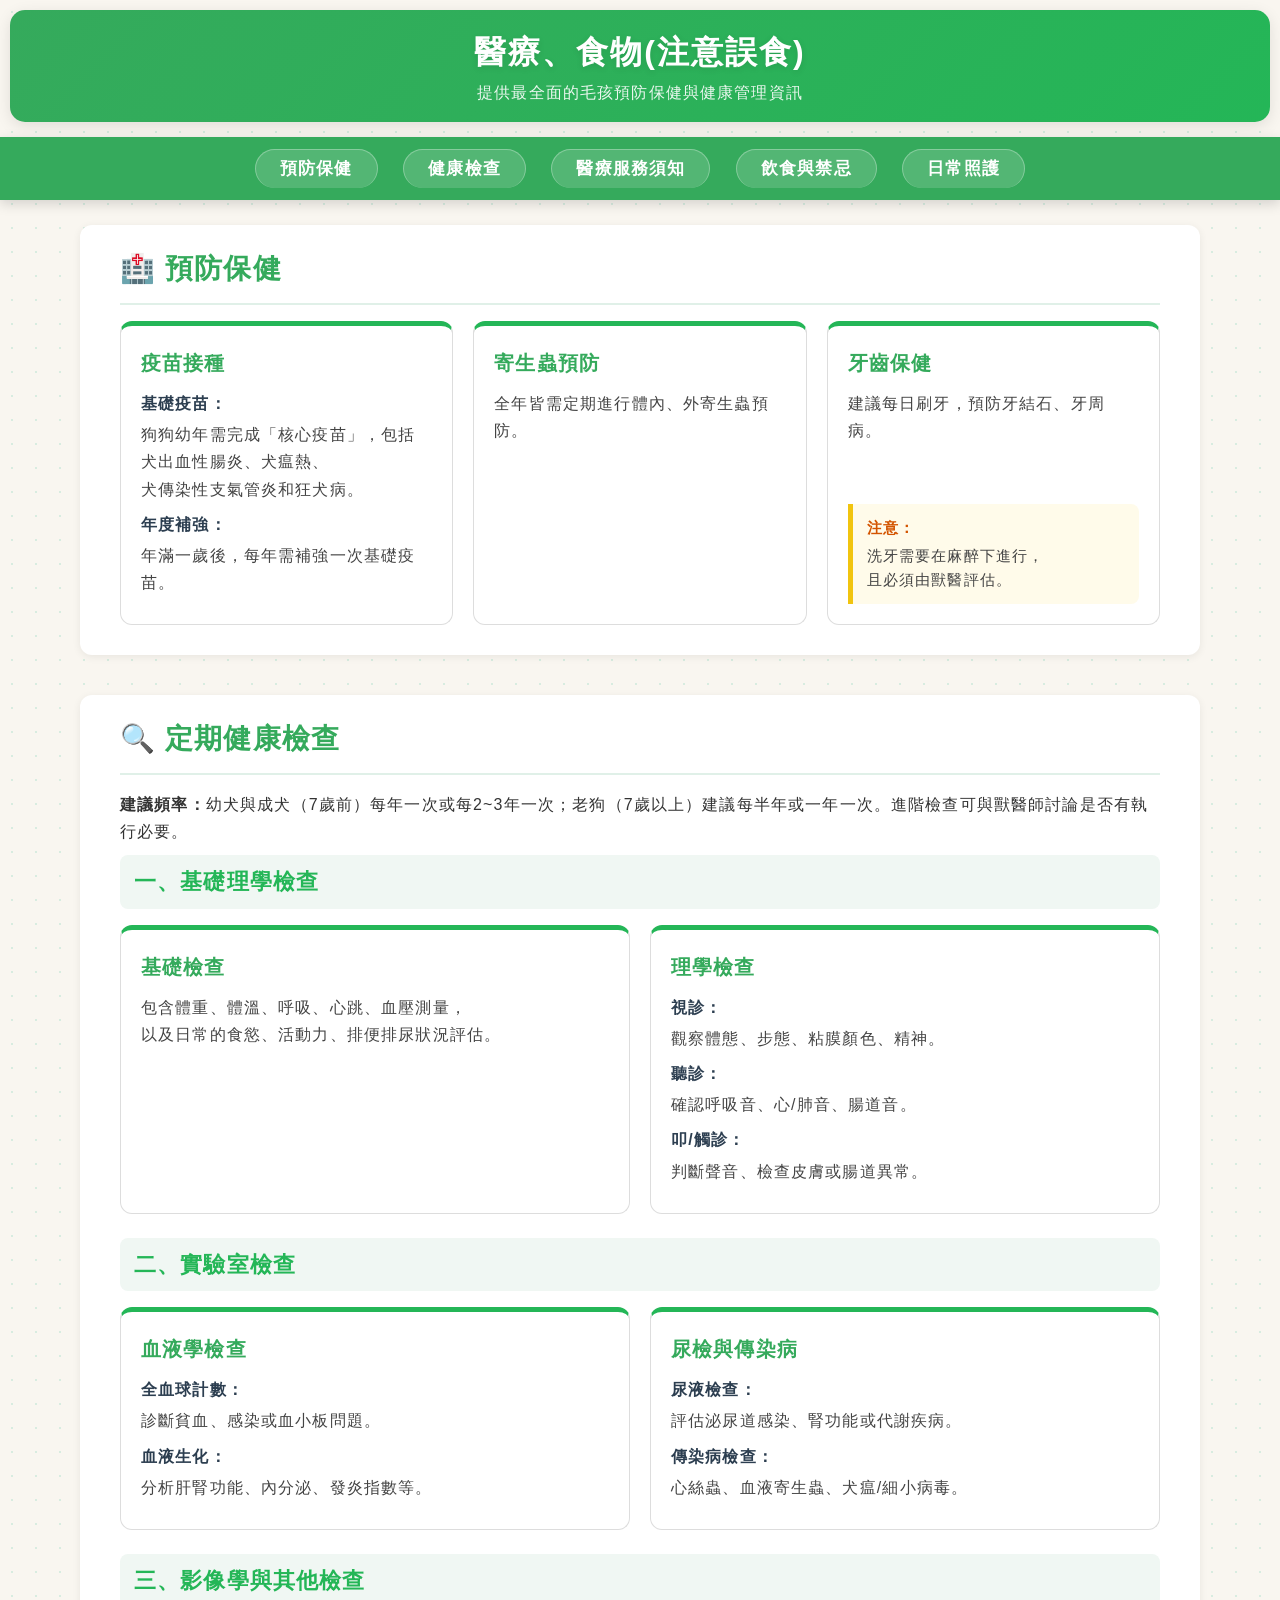
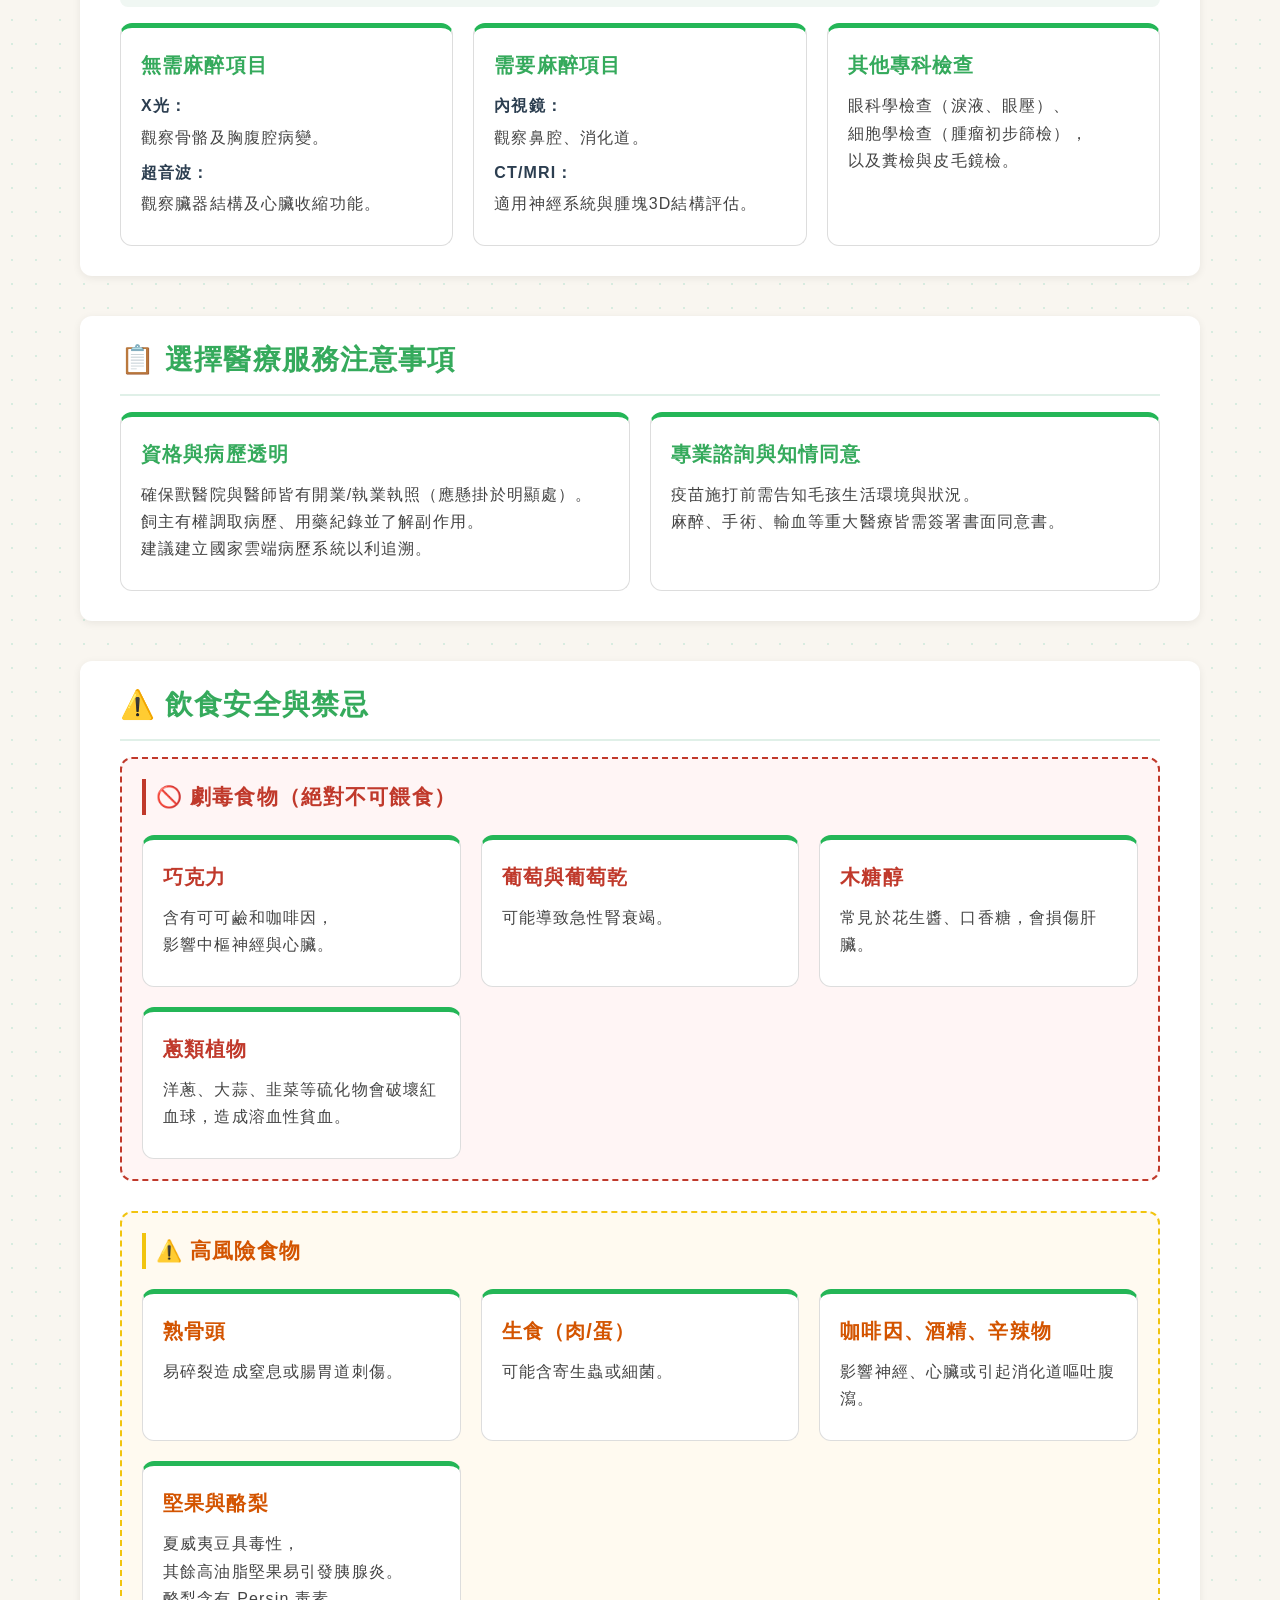
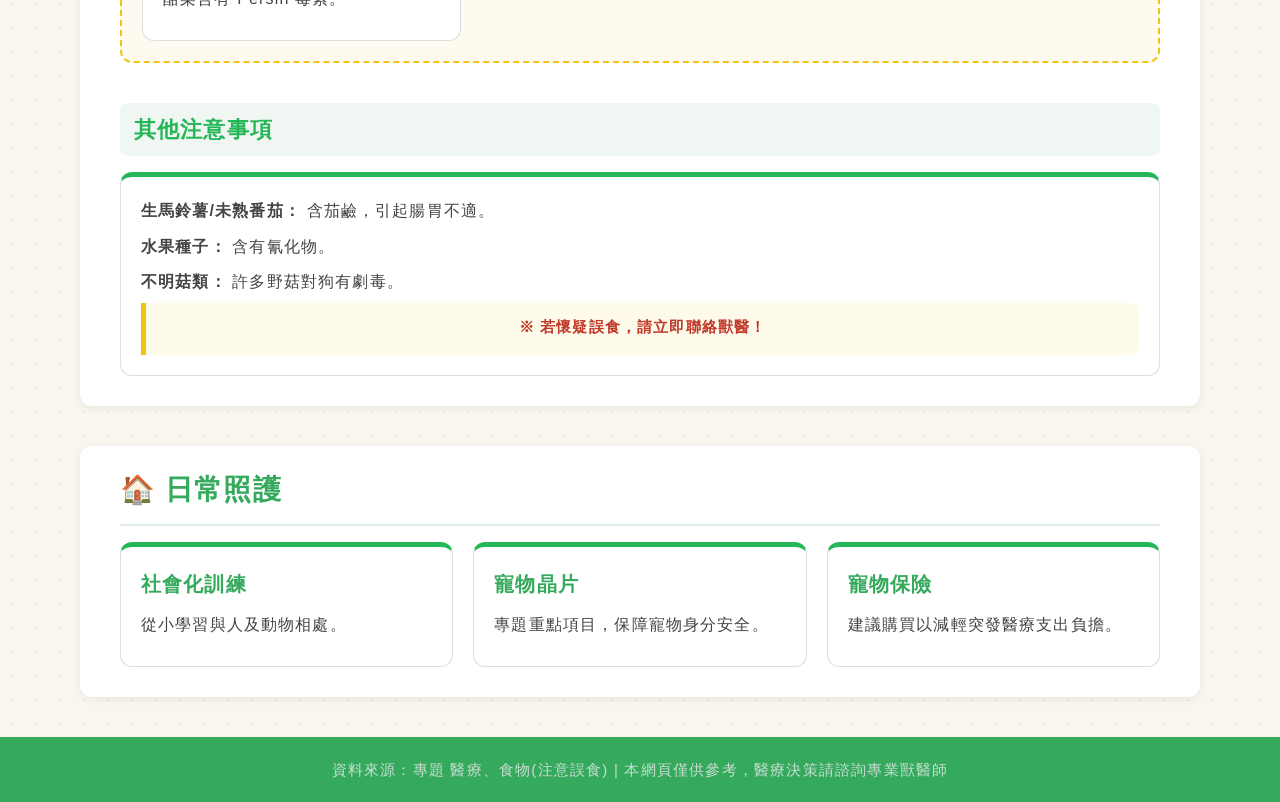
<file: medical.html>
<!DOCTYPE html>
<html lang="zh-TW">
<head>
    <meta charset="UTF-8">
    <meta name="viewport" content="width=device-width, initial-scale=1.0">
    <title>毛孩照護全攻略：醫療與飲食安全指南</title>
    <link rel="stylesheet" href="css/common.css">
    <link rel="stylesheet" href="css/medical.css">
</head>
<body>

<header>
    <h1>醫療、食物(注意誤食)</h1>
    <p>提供最全面的毛孩預防保健與健康管理資訊</p>
</header>

<nav>
    <a href="#prevention">預防保健</a>
    <a href="#checkup">健康檢查</a>
    <a href="#medical-service">醫療服務須知</a>
    <a href="#food-safety">飲食與禁忌</a>
    <a href="#care">日常照護</a>
</nav>

<div class="container">

    <section id="prevention" class="category-section">
        <h2>🏥 預防保健</h2>
        
        <div class="item-grid">
            <div class="item-card">
                <div class="item-name">疫苗接種</div>
                <p><span class="info-label">基礎疫苗：</span> 狗狗幼年需完成「核心疫苗」，包括犬出血性腸炎、犬瘟熱、<br>犬傳染性支氣管炎和狂犬病。</p>
                <p><span class="info-label">年度補強：</span> 年滿一歲後，每年需補強一次基礎疫苗。</p>
            </div>

            <div class="item-card">
                <div class="item-name">寄生蟲預防</div>
                <p>全年皆需定期進行體內、外寄生蟲預防。</p>
            </div>

            <div class="item-card">
                <div class="item-name">牙齒保健</div>
                <p>建議每日刷牙，預防牙結石、牙周病。</p>
                <div class="warning-box">
                    <strong>注意：</strong>洗牙需要在麻醉下進行，<br>且必須由獸醫評估。
                </div>
            </div>
        </div>
    </section>

    <section id="checkup" class="category-section">
        <h2>🔍 定期健康檢查 </h2>
        <p><strong>建議頻率：</strong>幼犬與成犬（7歲前）每年一次或每2~3年一次；老狗（7歲以上）建議每半年或一年一次。進階檢查可與獸醫師討論是否有執行必要。</p>

        <h3>一、基礎理學檢查</h3>
        <div class="item-grid">
            <div class="item-card">
                <div class="item-name">基礎檢查</div>
                <p>包含體重、體溫、呼吸、心跳、血壓測量，<br>以及日常的食慾、活動力、排便排尿狀況評估。</p>
            </div>
            <div class="item-card">
                <div class="item-name">理學檢查</div>
                <p><span class="info-label">視診：</span> 觀察體態、步態、粘膜顏色、精神。</p>
                <p><span class="info-label">聽診：</span> 確認呼吸音、心/肺音、腸道音。</p>
                <p><span class="info-label">叩/觸診：</span> 判斷聲音、檢查皮膚或腸道異常。</p>
            </div>
        </div>

        <h3>二、實驗室檢查</h3>
        <div class="item-grid">
            <div class="item-card">
                <div class="item-name">血液學檢查</div>
                <p><span class="info-label">全血球計數：</span> 診斷貧血、感染或血小板問題。</p>
                <p><span class="info-label">血液生化：</span> 分析肝腎功能、內分泌、發炎指數等。</p>
            </div>
            <div class="item-card">
                <div class="item-name">尿檢與傳染病</div>
                <p><span class="info-label">尿液檢查：</span> 評估泌尿道感染、腎功能或代謝疾病。</p>
                <p><span class="info-label">傳染病檢查：</span> 心絲蟲、血液寄生蟲、犬瘟/細小病毒。</p>
            </div>
        </div>

        <h3>三、影像學與其他檢查</h3>
        <div class="item-grid">
            <div class="item-card">
                <div class="item-name">無需麻醉項目</div>
                <p><span class="info-label">X光：</span> 觀察骨骼及胸腹腔病變。</p>
                <p><span class="info-label">超音波：</span> 觀察臟器結構及心臟收縮功能。</p>
            </div>
            <div class="item-card">
                <div class="item-name">需要麻醉項目</div>
                <p><span class="info-label">內視鏡：</span> 觀察鼻腔、消化道。</p>
                <p><span class="info-label">CT/MRI：</span> 適用神經系統與腫塊3D結構評估。</p>
            </div>
            <div class="item-card">
                <div class="item-name">其他專科檢查</div>
                <p>眼科學檢查（淚液、眼壓）、<br>細胞學檢查（腫瘤初步篩檢），<br>以及糞檢與皮毛鏡檢。</p>
            </div>
        </div>
    </section>

    <section id="medical-service" class="category-section">
        <h2>📋 選擇醫療服務注意事項</h2>
        <div class="item-grid">
            <div class="item-card">
                <div class="item-name">資格與病歷透明</div>
                <p>確保獸醫院與醫師皆有開業/執業執照（應懸掛於明顯處）。<br>飼主有權調取病歷、用藥紀錄並了解副作用。<br>建議建立國家雲端病歷系統以利追溯。</p>
            </div>
            <div class="item-card">
                <div class="item-name">專業諮詢與知情同意</div>
                <p>疫苗施打前需告知毛孩生活環境與狀況。<br>麻醉、手術、輸血等重大醫療皆需簽署書面同意書。</p>
            </div>
        </div>
    </section>

    <section id="food-safety" class="category-section">
        <h2>⚠️ 飲食安全與禁忌</h2>
        
        <div class="food-danger">
            <h4 style="color: var(--danger); border-color: var(--danger); padding-left: 10px; border-left-width: 4px; margin-bottom: 20px;">🚫 劇毒食物（絕對不可餵食）</h4>
            <div class="item-grid">
                <div class="item-card">
                    <div class="item-name danger-text">巧克力</div>
                    <p>含有可可鹼和咖啡因，<br>影響中樞神經與心臟。</p>
                </div>
                <div class="item-card">
                    <div class="item-name danger-text">葡萄與葡萄乾</div>
                    <p>可能導致急性腎衰竭。</p>
                </div>
                <div class="item-card">
                    <div class="item-name danger-text">木糖醇</div>
                    <p>常見於花生醬、口香糖，會損傷肝臟。</p>
                </div>
                <div class="item-card">
                    <div class="item-name danger-text">蔥類植物</div>
                    <p>洋蔥、大蒜、韭菜等硫化物會破壞紅血球，造成溶血性貧血。</p>
                </div>
            </div>
        </div>

        <div class="food-warning" style="margin-top: 30px;">
            <h4 style="color: #d35400; border-color: var(--accent-yellow); padding-left: 10px; border-left-width: 4px; margin-bottom: 20px;">⚠️ 高風險食物</h4>
            <div class="item-grid">
                <div class="item-card">
                    <div class="item-name warning-text">熟骨頭</div>
                    <p>易碎裂造成窒息或腸胃道刺傷。</p>
                </div>
                <div class="item-card">
                    <div class="item-name warning-text">生食（肉/蛋）</div>
                    <p>可能含寄生蟲或細菌。</p>
                </div>
                <div class="item-card">
                    <div class="item-name warning-text">咖啡因、酒精、辛辣物</div>
                    <p>影響神經、心臟或引起消化道嘔吐腹瀉。</p>
                </div>
                <div class="item-card">
                    <div class="item-name warning-text">堅果與酪梨</div>
                    <p>夏威夷豆具毒性，<br>其餘高油脂堅果易引發胰腺炎。<br>酪梨含有 Persin 毒素。</p>
                </div>
            </div>
        </div>

        <h3 style="margin-top: 40px;">其他注意事項</h3>
        <div class="item-grid">
            <div class="item-card" style="grid-column: 1 / -1;">
                <p><strong>生馬鈴薯/未熟番茄：</strong> 含茄鹼，引起腸胃不適。</p>
                <p><strong>水果種子：</strong> 含有氰化物。</p>
                <p><strong>不明菇類：</strong> 許多野菇對狗有劇毒。</p>
                <div class="warning-box" style="background-color: var(--danger-bg); border-color: var(--danger); font-weight: bold; text-align: center; margin-top: 15px;">
                    <strong style="color: var(--danger);">※ 若懷疑誤食，請立即聯絡獸醫！</strong>
                </div>
            </div>
        </div>
    </section>

    <section id="care" class="category-section">
        <h2>🏠 日常照護</h2>
        <div class="item-grid">
            <div class="item-card">
                <div class="item-name">社會化訓練</div>
                <p>從小學習與人及動物相處。</p>
            </div>
            <div class="item-card">
                <div class="item-name">寵物晶片</div>
                <p>專題重點項目，保障寵物身分安全。</p>
            </div>
            <div class="item-card">
                <div class="item-name">寵物保險</div>
                <p>建議購買以減輕突發醫療支出負擔。</p>
            </div>
        </div>
    </section>

</div>

<footer>
    <p>資料來源：專題 醫療、食物(注意誤食) | 本網頁僅供參考，醫療決策請諮詢專業獸醫師</p>
</footer>

<!-- 🌟 八大分頁共用：導覽列返回防呆 ＋ 滑動特效 ＋ 搜尋精準定位 -->
    <script>
        document.addEventListener("DOMContentLoaded", () => {
            
            // ==========================================
            // 1. 解決導覽列上一頁問題：攔截點擊，防止產生歷史紀錄
            // ==========================================
            const navLinks = document.querySelectorAll('nav a[href^="#"]');
            navLinks.forEach(link => {
                link.addEventListener("click", function(e) {
                    // 阻擋預設的錨點跳轉行為 (防止將 #hash 寫入瀏覽器歷史紀錄)
                    e.preventDefault(); 
                    
                    const targetId = this.getAttribute("href");
                    const targetElement = document.querySelector(targetId);
                    
                    if (targetElement) {
                        // 僅執行平滑滾動，網址列不變，按「上一頁」就會直接離開此分頁
                        targetElement.scrollIntoView({ behavior: "smooth", block: "start" });
                    }
                });
            });

            // ==========================================
            // 2. 滑動動態浮現 (讓所有卡片與區塊活起來)
            // ==========================================
            const cards = document.querySelectorAll('.item-card, .dog-card, .sub-card, .danger-card, .age-card, .sport-card, .food-danger, .food-warning, .section-block, .tips, .tips-box');
            
            if ('IntersectionObserver' in window) {
                const observer = new IntersectionObserver((entries) => {
                    entries.forEach(entry => {
                        if (entry.isIntersecting) {
                            entry.target.classList.add('revealed');
                            observer.unobserve(entry.target); 
                            
                            // 動畫結束後移除初始化 class，把控制權還給 hover 特效，解決 CSS 衝突
                            setTimeout(() => {
                                entry.target.classList.remove('scroll-reveal-init', 'revealed');
                            }, 700);
                        }
                    });
                }, { threshold: 0.05, rootMargin: "50px 0px -20px 0px" });

                cards.forEach((card, idx) => {
                    card.classList.add('scroll-reveal-init');
                    // 製造波浪般的錯開浮現感
                    card.style.transitionDelay = `${(idx % 3) * 0.05}s`;
                    observer.observe(card);
                });
            } else {
                cards.forEach(card => card.classList.add('revealed'));
            }

            // ==========================================
            // 3. 接收 ?focus= 網址參數，精準定位「小卡片」、「中群組」或「整個大區塊」
            // ==========================================
            const params = new URLSearchParams(window.location.search);
            const focusKw = params.get('focus');
            
            if (focusKw) {
                let targetCard = null;

                // 🌟 擴充目標清單，確保包含各種排版 (包含小知識區塊)
                const smallCards = document.querySelectorAll('.dog-card, .item-card, .sub-card, .danger-card, .age-card, .item-group, .tips-box, .tips, .highlight-box, .item');
                for (const card of smallCards) {
                    const titleEl = card.querySelector('.dog-name, .item-name, .item-title, h3, strong, b');
                    // 擴大比對範圍，如果標題沒有，比對整個卡片內容
                    if ((titleEl && titleEl.textContent.includes(focusKw)) || card.textContent.includes(focusKw)) {
                        targetCard = card;
                        break;
                    }
                }

                if (!targetCard) {
                    const mediumBlocks = document.querySelectorAll('.food-danger, .food-warning');
                    for (const block of mediumBlocks) {
                        const titleEl = block.querySelector('h3, h4, strong');
                        if ((titleEl && titleEl.textContent.includes(focusKw)) || block.textContent.includes(focusKw)) {
                            targetCard = block;
                            break;
                        }
                    }
                }

                if (!targetCard) {
                    const largeSections = document.querySelectorAll('section, .category-section, .category-block, .care-section, .sport-card, .section-block');
                    for (const sec of largeSections) {
                        const h2El = sec.querySelector('h2, h3');
                        if (h2El && h2El.textContent.includes(focusKw)) {
                            targetCard = sec;
                            break;
                        }
                    }
                }

                if (!targetCard) {
                    const allCandidates = document.querySelectorAll('.dog-card, .item-card, .sub-card, .danger-card, .age-card, .item-group, .tips-box, .tips, .highlight-box, .food-danger, .food-warning, .care-section, .sport-card, .category-block, .category-section, section');
                    for (const el of allCandidates) {
                        if (el.textContent.includes(focusKw)) {
                            targetCard = el;
                            break;
                        }
                    }
                }

                if (targetCard) {
                    setTimeout(() => {
                        targetCard.classList.remove('scroll-reveal-init');
                        
                        setTimeout(() => {
                            const scrollPosition = targetCard.offsetHeight > window.innerHeight * 0.65 ? 'start' : 'center';
                            targetCard.scrollIntoView({ behavior: 'smooth', block: scrollPosition });
                        }, 100);
                        
                        setTimeout(() => {
                            targetCard.classList.remove('spotlight-focus-card');
                            void targetCard.offsetWidth; // 強制重繪
                            targetCard.classList.add('spotlight-focus-card');
                        }, 600);
                    }, 400); 
                }
            }
        });
    </script>
    
</body>
</html>
</file>
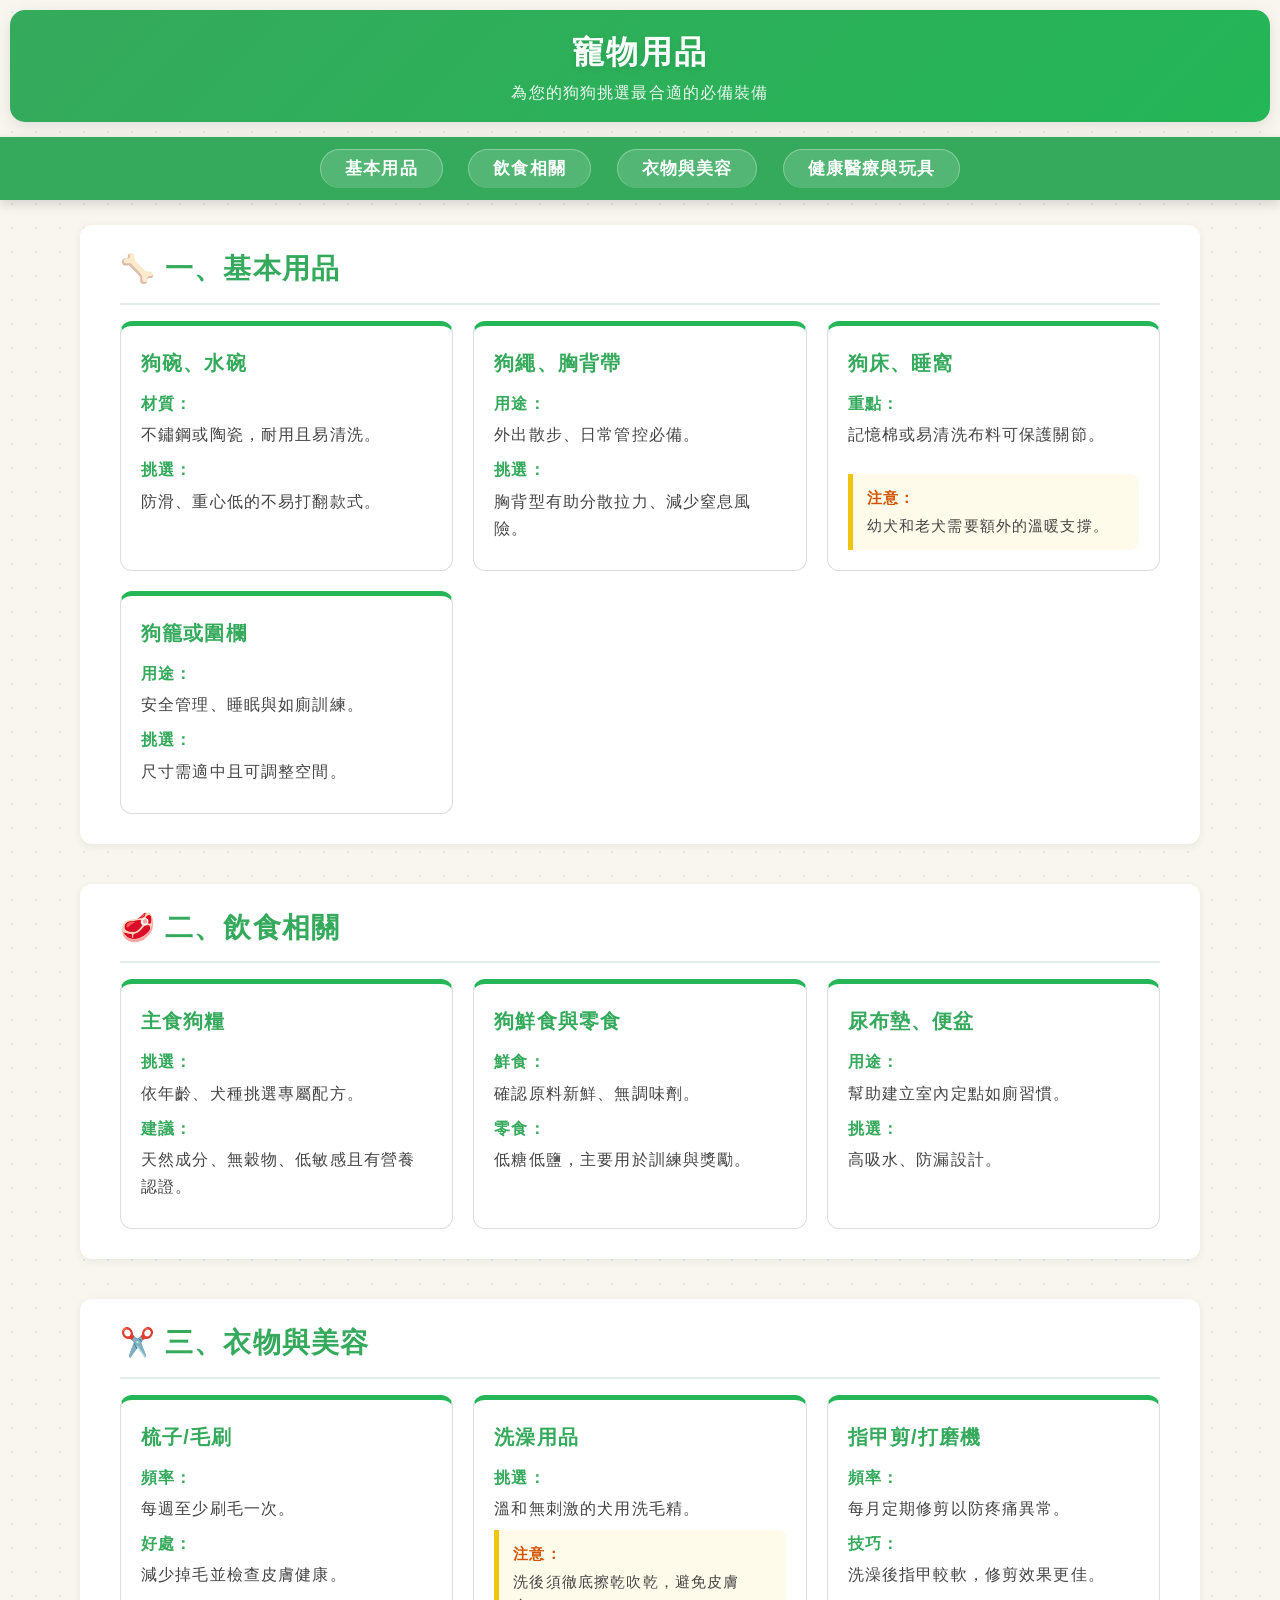
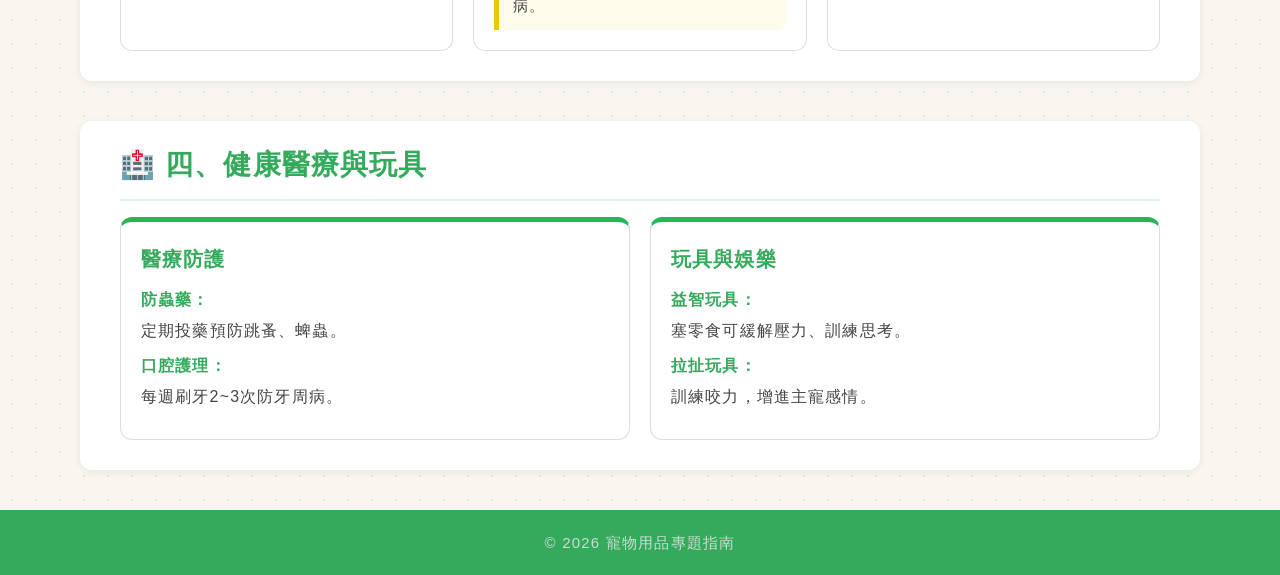
<file: supplies.html>
<!DOCTYPE html>
<html lang="zh-TW">
<head>
    <meta charset="UTF-8">
    <meta name="viewport" content="width=device-width, initial-scale=1.0">
    <title>寵物用品清單指南</title>
    <link rel="stylesheet" href="css/common.css">
</head>
<body>

<header>
    <h1>寵物用品</h1>
    <p>為您的狗狗挑選最合適的必備裝備</p>
</header>

<!-- ✅ 新增的導覽列 -->
<nav>
    <a href="#basic">基本用品</a>
    <a href="#food">飲食相關</a>
    <a href="#grooming">衣物與美容</a>
    <a href="#health">健康醫療與玩具</a>
</nav>

<div class="container">

    <section id="basic" class="category-section">
        <h2>🦴 一、基本用品</h2>
        <div class="item-grid">
            <div class="item-card">
                <div class="item-name">狗碗、水碗</div>
                <p><span class="info-label">材質：</span> 不鏽鋼或陶瓷，耐用且易清洗。</p>
                <p><span class="info-label">挑選：</span> 防滑、重心低的不易打翻款式。</p>
            </div>
            <div class="item-card">
                <div class="item-name">狗繩、胸背帶</div>
                <p><span class="info-label">用途：</span> 外出散步、日常管控必備。</p>
                <p><span class="info-label">挑選：</span> 胸背型有助分散拉力、減少窒息風險。</p>
            </div>
            <div class="item-card">
                <div class="item-name">狗床、睡窩</div>
                <p><span class="info-label">重點：</span> 記憶棉或易清洗布料可保護關節。</p>
                <div class="warning-box"><strong>注意：</strong> 幼犬和老犬需要額外的溫暖支撐。</div>
            </div>
            <div class="item-card">
                <div class="item-name">狗籠或圍欄</div>
                <p><span class="info-label">用途：</span> 安全管理、睡眠與如廁訓練。</p>
                <p><span class="info-label">挑選：</span> 尺寸需適中且可調整空間。</p>
            </div>
        </div>
    </section>

    <section id="food" class="category-section">
        <h2>🥩 二、飲食相關</h2>
        <div class="item-grid">
            <div class="item-card">
                <div class="item-name">主食狗糧</div>
                <p><span class="info-label">挑選：</span> 依年齡、犬種挑選專屬配方。</p>
                <p><span class="info-label">建議：</span> 天然成分、無穀物、低敏感且有營養認證。</p>
            </div>
            <div class="item-card">
                <div class="item-name">狗鮮食與零食</div>
                <p><span class="info-label">鮮食：</span> 確認原料新鮮、無調味劑。</p>
                <p><span class="info-label">零食：</span> 低糖低鹽，主要用於訓練與獎勵。</p>
            </div>
            <div class="item-card">
                <div class="item-name">尿布墊、便盆</div>
                <p><span class="info-label">用途：</span> 幫助建立室內定點如廁習慣。</p>
                <p><span class="info-label">挑選：</span> 高吸水、防漏設計。</p>
            </div>
        </div>
    </section>

    <section id="grooming" class="category-section">
        <h2>✂️ 三、衣物與美容</h2>
        <div class="item-grid">
            <div class="item-card">
                <div class="item-name">梳子/毛刷</div>
                <p><span class="info-label">頻率：</span> 每週至少刷毛一次。</p>
                <p><span class="info-label">好處：</span> 減少掉毛並檢查皮膚健康。</p>
            </div>
            <div class="item-card">
                <div class="item-name">洗澡用品</div>
                <p><span class="info-label">挑選：</span> 溫和無刺激的犬用洗毛精。</p>
                <div class="warning-box"><strong>注意：</strong> 洗後須徹底擦乾吹乾，避免皮膚病。</div>
            </div>
            <div class="item-card">
                <div class="item-name">指甲剪/打磨機</div>
                <p><span class="info-label">頻率：</span> 每月定期修剪以防疼痛異常。</p>
                <p><span class="info-label">技巧：</span> 洗澡後指甲較軟，修剪效果更佳。</p>
            </div>
        </div>
    </section>

    <section id="health" class="category-section">
        <h2>🏥 四、健康醫療與玩具</h2>
        <div class="item-grid">
            <div class="item-card">
                <div class="item-name">醫療防護</div>
                <p><span class="info-label">防蟲藥：</span> 定期投藥預防跳蚤、蜱蟲。</p>
                <p><span class="info-label">口腔護理：</span> 每週刷牙2~3次防牙周病。</p>
            </div>
            <div class="item-card">
                <div class="item-name">玩具與娛樂</div>
                <p><span class="info-label">益智玩具：</span> 塞零食可緩解壓力、訓練思考。</p>
                <p><span class="info-label">拉扯玩具：</span> 訓練咬力，增進主寵感情。</p>
            </div>
        </div>
    </section>

</div>

<footer>
    <p>© 2026 寵物用品專題指南</p>
</footer>

<!-- 🌟 八大分頁共用：導覽列返回防呆 ＋ 滑動特效 ＋ 搜尋精準定位 -->
    <script>
        document.addEventListener("DOMContentLoaded", () => {
            
            // ==========================================
            // 1. 解決導覽列上一頁問題：攔截點擊，防止產生歷史紀錄
            // ==========================================
            const navLinks = document.querySelectorAll('nav a[href^="#"]');
            navLinks.forEach(link => {
                link.addEventListener("click", function(e) {
                    // 阻擋預設的錨點跳轉行為 (防止將 #hash 寫入瀏覽器歷史紀錄)
                    e.preventDefault(); 
                    
                    const targetId = this.getAttribute("href");
                    const targetElement = document.querySelector(targetId);
                    
                    if (targetElement) {
                        // 僅執行平滑滾動，網址列不變，按「上一頁」就會直接離開此分頁
                        targetElement.scrollIntoView({ behavior: "smooth", block: "start" });
                    }
                });
            });

            // ==========================================
            // 2. 滑動動態浮現 (讓所有卡片與區塊活起來)
            // ==========================================
            const cards = document.querySelectorAll('.item-card, .dog-card, .sub-card, .danger-card, .age-card, .sport-card, .food-danger, .food-warning, .section-block, .tips, .tips-box');
            
            if ('IntersectionObserver' in window) {
                const observer = new IntersectionObserver((entries) => {
                    entries.forEach(entry => {
                        if (entry.isIntersecting) {
                            entry.target.classList.add('revealed');
                            observer.unobserve(entry.target); 
                            
                            // 動畫結束後移除初始化 class，把控制權還給 hover 特效，解決 CSS 衝突
                            setTimeout(() => {
                                entry.target.classList.remove('scroll-reveal-init', 'revealed');
                            }, 700);
                        }
                    });
                }, { threshold: 0.05, rootMargin: "50px 0px -20px 0px" });

                cards.forEach((card, idx) => {
                    card.classList.add('scroll-reveal-init');
                    // 製造波浪般的錯開浮現感
                    card.style.transitionDelay = `${(idx % 3) * 0.05}s`;
                    observer.observe(card);
                });
            } else {
                cards.forEach(card => card.classList.add('revealed'));
            }

            // ==========================================
            // 3. 接收 ?focus= 網址參數，精準定位「小卡片」、「中群組」或「整個大區塊」
            // ==========================================
            const params = new URLSearchParams(window.location.search);
            const focusKw = params.get('focus');
            
            if (focusKw) {
                let targetCard = null;

                // 🌟 擴充目標清單，確保包含各種排版 (包含小知識區塊)
                const smallCards = document.querySelectorAll('.dog-card, .item-card, .sub-card, .danger-card, .age-card, .item-group, .tips-box, .tips, .highlight-box, .item');
                for (const card of smallCards) {
                    const titleEl = card.querySelector('.dog-name, .item-name, .item-title, h3, strong, b');
                    // 擴大比對範圍，如果標題沒有，比對整個卡片內容
                    if ((titleEl && titleEl.textContent.includes(focusKw)) || card.textContent.includes(focusKw)) {
                        targetCard = card;
                        break;
                    }
                }

                if (!targetCard) {
                    const mediumBlocks = document.querySelectorAll('.food-danger, .food-warning');
                    for (const block of mediumBlocks) {
                        const titleEl = block.querySelector('h3, h4, strong');
                        if ((titleEl && titleEl.textContent.includes(focusKw)) || block.textContent.includes(focusKw)) {
                            targetCard = block;
                            break;
                        }
                    }
                }

                if (!targetCard) {
                    const largeSections = document.querySelectorAll('section, .category-section, .category-block, .care-section, .sport-card, .section-block');
                    for (const sec of largeSections) {
                        const h2El = sec.querySelector('h2, h3');
                        if (h2El && h2El.textContent.includes(focusKw)) {
                            targetCard = sec;
                            break;
                        }
                    }
                }

                if (!targetCard) {
                    const allCandidates = document.querySelectorAll('.dog-card, .item-card, .sub-card, .danger-card, .age-card, .item-group, .tips-box, .tips, .highlight-box, .food-danger, .food-warning, .care-section, .sport-card, .category-block, .category-section, section');
                    for (const el of allCandidates) {
                        if (el.textContent.includes(focusKw)) {
                            targetCard = el;
                            break;
                        }
                    }
                }

                if (targetCard) {
                    setTimeout(() => {
                        targetCard.classList.remove('scroll-reveal-init');
                        
                        setTimeout(() => {
                            const scrollPosition = targetCard.offsetHeight > window.innerHeight * 0.65 ? 'start' : 'center';
                            targetCard.scrollIntoView({ behavior: 'smooth', block: scrollPosition });
                        }, 100);
                        
                        setTimeout(() => {
                            targetCard.classList.remove('spotlight-focus-card');
                            void targetCard.offsetWidth; // 強制重繪
                            targetCard.classList.add('spotlight-focus-card');
                        }, 600);
                    }, 400); 
                }
            }
        });
    </script>
    
</body>
</html>
</file>
<file: css/common.css>
@charset "UTF-8";

/* =============================================
   全站共用樣式表 (common.css)
   徹底清理版：結合 UX 生動化與手機版呼吸感大改造
   ============================================= */

:root {
    --green-dark: #35aa5c;
    --green-main: #24b657;
    --green-light: #e0f0e8;
    --green-bg: #f0f7f3;
    --accent: #e67e22;
    --accent-yellow: #f1c40f;
    --danger: #c0392b;
    --danger-bg: #fff5f5;
    --info-blue: #2980b9;
    --info-bg: #eaf2f8;
    --bg-page: #f9f6f0;
    --bg-white: #ffffff;
    --text-main: #333333;
    --text-muted: #555555;
    --text-light: #7f8c8d;
    --border: #dddddd;
    --shadow-sm: 0 2px 8px rgba(0, 0, 0, 0.07);
    --shadow-md: 0 4px 15px rgba(0, 0, 0, 0.1);
    --radius-sm: 8px;
    --radius-md: 12px;
    --radius-lg: 15px;
}

* {
    margin: 0;
    padding: 0;
    box-sizing: border-box;
}

html {
    scroll-behavior: smooth;
}

body {
    font-family: 'Microsoft JhengHei', '微軟正黑體', 'PingFang TC', Arial, sans-serif;
    background-color: var(--bg-page);
    background-image: radial-gradient(#d8ece0 1px, transparent 1px);
    background-size: 24px 24px;
    color: var(--text-main);
    line-height: 1.7;
    min-height: 100%;
    font-size: 16px;
    letter-spacing: 1.15px;
    overflow-x: hidden;
}

ul, ol {
    padding-left: 20px;
}

li {
    margin-bottom: 8px;
}

a {
    color: var(--green-main);
    text-decoration: none !important;
}

a:hover {
    text-decoration: underline !important;
}

/* =============================================
   1. 頂部 Header & 導覽列
   ============================================= */
@keyframes subpageFadeUp {
    from { opacity: 0; transform: translateY(18px); }
    to { opacity: 1; transform: translateY(0); }
}

header {
    text-align: center;
    padding: 15px 20px;
    background: linear-gradient(135deg, var(--green-dark) 0%, var(--green-main) 100%);
    color: white;
    border-radius: var(--radius-lg);
    box-shadow: var(--shadow-md);
    margin: 10px 10px 20px 10px;
    position: relative;
    overflow: hidden;
    animation: subpageFadeUp 0.5s ease-out both;
}

header h1 {
    margin: 0;
    font-size: 32px;
    letter-spacing: 2px;
    text-shadow: 0 2px 6px rgba(0, 0, 0, 0.1);
}

header p {
    margin-top: 0px;
    opacity: 0.9;
    font-size: 16px;
}

nav {
    background-color: var(--green-dark);
    position: sticky;
    top: 0;
    z-index: 1000;
    text-align: center;
    box-shadow: 0 4px 12px rgba(0, 0, 0, 0.15);
    margin-top: -5px;
    margin-bottom: 25px;
    padding: 10px 0;
    backdrop-filter: blur(8px);
}

nav a {
    color: white;
    font-weight: bold;
    display: inline-block;
    background-color: rgba(255, 255, 255, 0.15);
    border: 1px solid rgba(255, 255, 255, 0.3);
    border-radius: 25px;
    padding: 5px 24px;
    margin: 2px 10px;
    font-size: 17px;
    transition: all 0.25s cubic-bezier(0.25, 0.8, 0.25, 1);
    border-bottom: none;
}

nav a:hover {
    background-color: #ffffff;
    color: var(--green-dark);
    border-bottom: none !important;
    transform: translateY(-3px) scale(1.05);
    box-shadow: 0 6px 14px rgba(0, 0, 0, 0.15);
}

nav a:active {
    transform: scale(0.95);
}

/* =============================================
   2. 共用容器與大分類卡片底座 (.section-block)
   ============================================= */
.container {
    max-width: none;
    margin: 0;
    padding: 0 80px;
}

.category-section,
section,
.section,
.category-block,
.card,
.care-section,
.sport-card,
.section-block {
    background: var(--bg-white);
    border-radius: var(--radius-md);
    box-shadow: var(--shadow-sm);
    margin-bottom: 40px;
    padding: 20px 40px 30px 40px;
    scroll-margin-top: 85px; /* 防遮擋 */
    transition: box-shadow 0.3s ease, transform 0.3s ease;
}

/* =============================================
   3. 標題系統與表格
   ============================================= */
h2 {
    color: var(--green-dark);
    font-size: 28px;
    margin-top: 0;
    margin-bottom: 16px;
    padding-bottom: 10px;
    padding-left: 0;
    border-left: none;
    border-bottom: 2px solid var(--green-light);
}

h3 {
    color: var(--green-main);
    font-size: 22px;
    margin-top: 24px;
    margin-bottom: 12px;
    padding: 8px 14px;
    background-color: var(--green-bg);
    border-radius: var(--radius-sm);
}

h4 {
    color: var(--text-main);
    font-size: 21px;
    margin-bottom: 10px;
    padding-left: 10px;
    border-left: 4px solid var(--accent);
}

table {
    width: 100%;
    border-collapse: collapse;
    margin: 20px 0;
    font-size: 15px;
    background: var(--bg-white);
    border-radius: var(--radius-sm);
    overflow: hidden;
    box-shadow: var(--shadow-sm);
}

th, td { border: 1px solid #e0e0e0; padding: 12px 14px; text-align: left; }
th { background-color: var(--green-main); color: white; font-weight: bold; }
tr:nth-child(even) { background-color: var(--green-bg); }
tr:hover { background-color: var(--green-light); }

/* =============================================
   4. 全站小卡片網格系統與生動互動
   ============================================= */
.item-grid, .dog-grid, .grid {
    display: grid;
    grid-template-columns: repeat(auto-fit, minmax(min(100%, 280px), 1fr));
    gap: 20px;
    margin-top: 16px;
}

.item-card, .dog-card, .sub-card, .danger-card, .age-card {
    border: 1px solid var(--border);
    border-top: 5px solid var(--green-main); 
    border-radius: var(--radius-md);
    padding: 20px;
    background: var(--bg-white);
    display: flex;
    flex-direction: column;
    height: 100%;
    word-wrap: break-word; 
    overflow-wrap: break-word;
    position: relative;
    scroll-margin-top: 105px;
    transition: transform 0.3s cubic-bezier(0.25, 0.8, 0.25, 1), box-shadow 0.3s ease, border-color 0.3s ease !important;
}

/* 危險食物卡片紅色帶 */
.danger-card { border-top-color: var(--danger) !important; }

/* 🌟 卡片懸停立體上浮特效 */
.item-card:hover, .dog-card:hover, .sub-card:hover, .danger-card:hover, .age-card:hover {
    transform: translateY(-6px) !important;
    box-shadow: 0 12px 24px rgba(36, 182, 87, 0.15) !important;
    border-color: #a3e4bd !important;
}

.item-name, .dog-name {
    font-size: 20px;
    font-weight: bold;
    margin-bottom: 10px;
    color: var(--green-dark);
    transition: transform 0.2s ease;
}

/* 卡片標題懸停右移 */
.item-card:hover .item-name, 
.dog-card:hover .dog-name {
    transform: translateX(4px);
}

.item-name.danger-text { color: var(--danger); }
.item-name.warning-text { color: #d35400; }

.item-card p, .dog-card p {
    font-size: 16px;
    color: #444;
    margin-bottom: 8px;
}

/* =============================================
   5. 標籤與警示框
   ============================================= */
.info-label {
    font-size: 16px;
    font-weight: bold;
    color: var(--green-dark);
    display: block;
    margin-bottom: 4px;
}

/* 標籤懸停 Q 彈特效 */
.tag, .badge, span[class*="tag"] {
    display: inline-block;
    padding: 4px 12px !important;
    margin: 0 4px 6px 0 !important;
    border-radius: 20px !important;
    font-size: 0.88rem !important;
    font-weight: bold !important;
    transition: transform 0.2s ease, box-shadow 0.2s ease !important;
}
.tag:hover, .badge:hover {
    transform: translateY(-2px) scale(1.08) !important;
    box-shadow: 0 4px 8px rgba(36, 182, 87, 0.2) !important;
}

.item-card .interpret-box strong {
    color: var(--info-blue);
    display: block;
    margin-bottom: 4px;
}

/* 注意事項黃框 */
.warning-box {
    background-color: #fffbea !important;
    border-left: 5px solid var(--accent-yellow) !important;
    border-radius: 0 var(--radius-sm) var(--radius-sm) 0 !important;
    padding: 12px 14px !important;
    font-size: 15px !important;
    color: #444 !important;
    line-height: 1.6 !important;
    margin-top: auto !important;
}

.warning-box strong {
    color: #d35400;
    display: block;
    margin-bottom: 4px;
}

.food-danger {
    background-color: var(--danger-bg);
    border: 2px dashed var(--danger);
    padding: 20px; 
    border-radius: var(--radius-md);
    margin-bottom: 30px;
}

.food-warning {
    background-color: #fffaf0;
    border: 2px dashed var(--accent-yellow);
    padding: 20px; 
    border-radius: var(--radius-md);
    margin-bottom: 30px;
}

/* =============================================
   6. 其他分頁專屬細節 (行為、年紀、用品、運動)
   ============================================= */
.tips {
    background-color: #fff8ee;
    border-left: 5px solid var(--accent);
    padding: 14px 16px;
    margin: 14px 0;
    font-style: italic;
    border-radius: 0 var(--radius-sm) var(--radius-sm) 0;
    color: var(--text-muted);
}

.behavior-box { display: grid; grid-template-columns: repeat(auto-fit, minmax(280px, 1fr)); gap: 16px; margin-top: 16px; }
.item { border: 1px solid #e8e8e8; padding: 16px; border-radius: var(--radius-sm); background: var(--bg-white); transition: box-shadow 0.2s, transform 0.2s; }
.item:hover { box-shadow: 0 4px 12px rgba(0, 0, 0, 0.08); transform: translateY(-2px); }
.item h3 { margin-top: 0; font-size: 18px; padding: 6px 10px; }

.age-standard { display: flex; justify-content: space-around; flex-wrap: wrap; gap: 16px; margin: 20px 0; }
.age-card { background: var(--green-bg); padding: 18px 20px; border-radius: var(--radius-md); border: 1px solid #c8e6d4; text-align: center; min-width: 150px; box-shadow: var(--shadow-sm); }
.age-card p { color: var(--text-muted); margin-bottom: 6px; }
.age-card b { font-size: 22px; color: var(--green-main); }

.highlight-box { background-color: var(--green-bg); border-left: 5px solid var(--green-main); padding: 16px 20px; margin: 16px 0; border-radius: 0 var(--radius-sm) var(--radius-sm) 0; }
.highlight-box h3 { margin-top: 0; background: none; padding: 0; color: var(--green-dark); }
.category-block { border-top: 5px solid var(--green-main); border-left: none; }
.category-block>h2::before { content: "🦴"; margin-right: 8px; font-size: 24px; }
.category-block>h2 { border-left: none; padding-left: 0; }
.item-group { margin-bottom: 20px; }
.item-title { font-weight: bold; color: var(--green-dark); display: block; font-size: 19px; margin-bottom: 5px; }
.item-desc { margin: 0; padding-left: 18px; position: relative; color: var(--text-muted); font-size: 16px; }
.item-desc::before { content: "•"; position: absolute; left: 4px; color: var(--green-main); font-weight: bold; }
.care-section { border-left: 6px solid var(--green-main); }
.care-section ul { list-style: none; padding: 0; }
.care-section ul li { margin-bottom: 12px; padding-left: 26px; position: relative; font-size: 16px; }
.care-section ul li::before { content: "🐾"; position: absolute; left: 0; font-size: 14px; }
.highlight { font-weight: bold; color: #c0392b; }
.sport-card { border-left: 6px solid var(--green-main); }
.sport-card ul { list-style: none; padding: 0; margin: 0; }
.sport-card ul li { margin-bottom: 14px; padding-left: 26px; position: relative; font-size: 16px; }
.sport-card ul li::before { content: "✔"; position: absolute; left: 0; color: var(--green-main); font-weight: bold; }
.info-tag { font-weight: bold; color: var(--green-dark); }
.sport-card>h2::before { content: "🎾"; margin-right: 8px; font-size: 24px; }
.sport-card>h2 { border-left: none; padding-left: 0; }

/* =============================================
   7. Footer 頁尾
   ============================================= */
footer {
    text-align: center;
    padding: 20px 20px;
    background-color: var(--green-dark);
    color: #c8ddd2;
    font-size: 15px;
    margin-top: 40px;
}
footer p { color: #c8ddd2; letter-spacing: 1.2px; }

/* =========================================================
   🌟 8. 滑動網頁時的卡片動態浮現效果 (強制覆蓋)
   ========================================================= */
.scroll-reveal-init {
    opacity: 0 !important;
    transform: translateY(40px) !important;
    transition: opacity 0.6s ease-out, transform 0.6s cubic-bezier(0.25, 0.8, 0.25, 1) !important;
    pointer-events: none;
}

.scroll-reveal-init.revealed {
    opacity: 1 !important;
    transform: translateY(0) !important;
    pointer-events: auto;
}

/* =========================================================
   🌟 9. 超醒目「跳轉定位聚光燈」 (強制彈跳發光)
   ========================================================= */
@keyframes elegantSpotlight {
    0% { box-shadow: 0 0 0 0 rgba(36, 182, 87, 0.8); transform: scale(1); }
    30% { box-shadow: 0 0 20px rgba(36, 182, 87, 0.6), 0 0 0 6px rgba(36, 182, 87, 0.2); transform: scale(1.03); }
    100% { box-shadow: 0 4px 12px rgba(0, 0, 0, 0.05); transform: scale(1); }
}

.spotlight-focus-card {
    animation: elegantSpotlight 1s ease-in-out 3 forwards !important;
    border: 3px solid #24b657 !important;
    border-radius: 16px !important;
    background-color: #f0fdf4 !important;
    position: relative !important;
    z-index: 99 !important;
}

.spotlight-focus-card::after {
    content: "📍 知識定位點";
    position: absolute;
    top: -15px;
    right: 15px;
    background: linear-gradient(135deg, #f39c12, #e67e22);
    color: white;
    font-size: 13px;
    padding: 5px 12px;
    border-radius: 20px;
    box-shadow: 0 4px 10px rgba(230, 126, 34, 0.4);
    font-weight: bold;
    z-index: 100;
    animation: fadeInTag 0.5s ease-out forwards;
}

@keyframes fadeInTag {
    from { opacity: 0; transform: translateY(10px); }
    to { opacity: 1; transform: translateY(0); }
}

/* =============================================
   📱 10. RWD 響應式設計 (手機/平板 - 解除擁擠感)
   ============================================= */
@media (max-width: 768px) {
    header {
        margin: 10px 10px 20px;
        padding: 20px 15px;
    }
    header h1 { font-size: 24px; }
    
    .container {
        padding: 0 12px !important; 
    }

    /* 關鍵：把外層的白底方塊變透明，消除壓迫感 */
    .category-section, section, .section, .care-section, .category-block, .card, .sport-card, .section-block {
        background: transparent !important;
        box-shadow: none !important;
        border: none !important;
        padding: 0 !important;
        margin-bottom: 30px !important;
    }

    .category-section h2, .section-block h2 {
        background: white;
        padding: 12px 15px !important;
        border-radius: 12px !important;
        border-left: 6px solid var(--green-main) !important;
        border-bottom: none !important;
        box-shadow: 0 2px 8px rgba(0,0,0,0.04) !important;
        font-size: 1.35rem !important;
        margin-bottom: 16px !important;
    }

    .food-danger, .food-warning {
        padding: 12px;
        margin-left: -5px;
        margin-right: -5px;
    }

    /* 內層小卡片真正拉開距離 */
    .item-grid, .dog-grid, .grid {
        grid-template-columns: 1fr;
        gap: 20px !important;
        padding: 0 !important;
    }

    .item-card, .dog-card, .sub-card, .danger-card, .age-card {
        padding: 22px 18px !important;
        border-radius: 16px !important;
        box-shadow: 0 6px 18px rgba(31, 64, 46, 0.08) !important;
    }

    .warning-box, .item-card .interpret-box {
        padding: 14px 16px !important; 
        font-size: 14.5px !important;
        margin: 16px -18px -22px -18px !important; 
        border-radius: 0 0 16px 16px !important;
        border-left: none !important;
        border-top: 3px solid var(--accent-yellow) !important;
    }

    nav {
        display: flex;
        flex-wrap: nowrap;
        overflow-x: auto;
        justify-content: flex-start; 
        padding: 12px 15px 16px 15px; 
        margin-bottom: 20px;
        -webkit-overflow-scrolling: touch; 
        scrollbar-width: thin;
        scrollbar-color: rgba(255, 255, 255, 0.4) transparent;
    }
    
    nav::-webkit-scrollbar { height: 6px; }
    nav::-webkit-scrollbar-track { background: transparent; }
    nav::-webkit-scrollbar-thumb {
        background: rgba(255, 255, 255, 0.4);
        border-radius: 10px;
    }
    nav::-webkit-scrollbar-thumb:hover {
        background: rgba(255, 255, 255, 0.8);
    }
    nav::after { content: ''; flex: 0 0 10px; }

    nav a {
        display: inline-block;
        flex-shrink: 0;
        margin: 0 5px;
        font-size: 15px;
        padding: 6px 16px;
    }

    .behavior-box { grid-template-columns: 1fr; gap: 15px; }
    table { font-size: 14px; }
    th, td { padding: 8px 10px; }
    
    footer {
        width: 100% !important;
        margin: 30px 0 0 0 !important;
        border-radius: 0 !important;
    }
}

@media (max-width: 600px) {
    body { padding: 0; }
    .age-standard {
        flex-direction: column;
        align-items: center;
    }
}
</file>
<file: css/age.css>
/* =============================================
   05 狗狗年紀狀況專屬樣式表 (05年紀專用.css)
   ============================================= */

/* 1. 調整與下方區塊的距離，與02導覽列拉開 */
.container {
    padding-top: 15px !important;
}

/* 邁入老犬期：字體大小顛倒 (犬種標題大，歲數小) */
.age-card p {
    font-size: 25px !important;
    /* 小型犬標籤變大 */
    font-weight: bold;
    color: var(--green-dark);
    margin-bottom: 5px;
}

.age-card b {
    font-size: 16px !important;
    /* 歲數變小 */
    color: var(--accent);
    /* 橘色強調 */
}

/* 4. 成犬/老犬期 item-card 對齊與間距修正 */
.item-grid .item-card {
    height: 100%;
    /* 強制等高 */
}

/* =============================================
   解讀/說明框
   ============================================= */
.item-card .interpret-box {
    background-color: var(--info-bg);
    border-left: 5px solid var(--info-blue);
    padding: 15px 14px;
    font-size: 15px;
    color: #444;
    line-height: 1.6;
    border-radius: 0 var(--radius-sm) var(--radius-sm) 0;
    margin-top: auto;
}

.item-card .interpret-box strong {
    color: var(--info-blue);
}/* =============================================
   05 狗狗年紀狀況專屬樣式表 (05年紀專用.css)
   ============================================= */

/* 1. 調整與下方區塊的距離，與02導覽列拉開 */
.container {
    padding-top: 15px !important;
}

/* 邁入老犬期：字體大小顛倒 (犬種標題大，歲數小) */
.age-card p {
    font-size: 25px !important;
    /* 小型犬標籤變大 */
    font-weight: bold;
    color: var(--green-dark);
    margin-bottom: 5px;
}

.age-card b {
    font-size: 16px !important;
    /* 歲數變小 */
    color: var(--accent);
    /* 橘色強調 */
}

/* 4. 成犬/老犬期 item-card 對齊與間距修正 */
.item-grid .item-card {
    height: 100%;
    /* 強制等高 */
}

/* =============================================
   解讀/說明框
   ============================================= */
.item-card .interpret-box {
    background-color: var(--info-bg);
    border-left: 5px solid var(--info-blue);
    padding: 15px 14px;
    font-size: 15px;
    color: #444;
    line-height: 1.6;
    border-radius: 0 var(--radius-sm) var(--radius-sm) 0;
    margin-top: auto;
}

.item-card .interpret-box strong {
    color: var(--info-blue);
}
</file>
<file: css/behavior.css>
/* =============================================
   04 狗狗行為專屬樣式表 (04行為專用.css)
   ============================================= */

/* 1. 資訊標籤統一為深灰藍色 */
.item-card .info-label {
    color: #2c3e50;
}

/* 2. 專屬解讀/說明框 */
.item-card .interpret-box {
    background-color: var(--info-bg);
    border-left: 5px solid var(--info-blue);
    padding: 12px 14px;
    font-size: 15px;
    color: #444;
    line-height: 1.6;
    border-radius: 0 var(--radius-sm) var(--radius-sm) 0;
    margin-top: auto;
}

.item-card .interpret-box strong {
    color: var(--info-blue);
}

/* =============================================
   3. 叫聲模擬專屬大泡泡 (支援點擊播放與動畫)
   ============================================= */
.sound-mimic {
    font-size: 26px;
    font-weight: 900;
    text-align: center;
    margin: 15px 0;
    padding: 12px 10px 16px 10px; /* 微調上下內距讓比例更好看 */
    border-radius: var(--radius-sm);
    letter-spacing: 2px;
    
    /* ✅ 關鍵改變：使用 Flexbox 並設定為「上下直排 (column)」 */
    display: flex;
    flex-direction: column; 
    justify-content: center;
    align-items: center;
    gap: 6px; /* 上下元素的間距 */
    cursor: pointer;
    transition: all 0.3s ease;
    user-select: none; 
}

/* 滑鼠移上去的微小放大暗示 */
.sound-mimic:hover {
    transform: translateY(-2px) scale(1.02);
    box-shadow: 0 4px 10px rgba(0, 0, 0, 0.1);
}

/* ✅ 全新設計：把提示文字變成「上方的小標籤」 */
.sound-mimic::before {
    content: '▶️ 點擊播放';   /* 縮短文字更俐落 */
    font-size: 12px;         /* 字體縮小，與主要叫聲拉開層次 */
    font-weight: bold;
    letter-spacing: 1px;
    opacity: 1;           /* 半透明，不搶戲 */
    background-color: rgba(255, 255, 255, 0.8); /* 給一個淡淡的白底 */
    padding: 3px 10px;       /* 把它包裝成一個膠囊形狀 */
    border-radius: 12px;
}

/* ✅ 播放時的標籤變化 */
.sound-mimic.playing::before {
    content: '🔊 播放中...';
    opacity: 1;              /* 播放時恢復不透明，吸引目光 */
    background-color: rgba(255, 255, 255, 0.8);
}

/* 依據緊急程度給予不同顏色的語音泡泡 */
.sound-safe {
    background-color: var(--green-bg);
    color: var(--green-dark);
}

.sound-warning {
    background-color: #fffaf0;
    color: #d35400;
}

.sound-danger {
    background-color: var(--danger-bg);
    color: var(--danger);
}

/* =============================================
   🌟 播放中的動態狀態 (明確展示)
   ============================================= */
.sound-mimic.playing {
    box-shadow: 0 0 15px rgba(0, 0, 0, 0.15);
    animation: soundPulse 1.5s infinite;
}

@keyframes soundPulse {
    0% { transform: scale(1); }
    50% { transform: scale(1.04); }
    100% { transform: scale(1); }
}

/* =============================================
   4. 滿版提示框 (飛機耳小知識) 強制生效
   ============================================= */
.tips-box {
    background-color: #fffaf0 !important;
    border: 2px dashed var(--accent-yellow) !important;
    border-radius: var(--radius-md) !important;
    padding: 25px !important;
    text-align: center !important;
    font-size: 18px !important;
    color: var(--text-main) !important;
    margin-top: 40px !important;
    /* 與上方卡片拉開距離 */
    margin-bottom: 10px !important;
    display: block !important;
}

.tips-box strong {
    color: #d35400 !important;
    font-size: 22px !important;
    font-weight: bold !important;
    display: block !important;
    margin-bottom: 10px !important;
}

/* =============================================
   調整H2大標題下方的「前言說明文字」與下方內容的距離
   ============================================= */
.category-section>h2+p {
    /* 選中跟在H2後面的那p段落 */
    margin-bottom: 0px !important;
    /* 數字越大，與下方的距離越遠 */
}
</file>
<file: css/breeds.css>
/* =============================================
   01 品種專屬樣式表 (01品種專用.css)
   ============================================= */

/* 1. 調整品種標題的上下間距與各色 */
.category-header {
    border-bottom: 4px solid;
    margin-top: 0px;
    padding-bottom: 12px;
    margin-bottom: 16px;
    background: none;
    box-shadow: none;
    padding-left: 0;
}

.category-header.large {
    color: #e67e22;
}

.category-header.medium {
    color: #27ae60;
}

.category-header.small {
    color: #2980b9;
}

/* 2. 活動需求文字調整 */
.category-section>p {
    margin-top: 0px;
    margin-bottom: 15px;
    font-size: 16px;
    color: var(--text-muted);
}

/* 3. 網格與等高卡片設定 */
.dog-grid {
    display: grid;
    grid-template-columns: repeat(auto-fit, minmax(280px, 1fr));
    gap: 20px;
}

.dog-card {
    border: 1px solid var(--border);
    border-radius: var(--radius-md);
    padding: 20px;
    background: var(--bg-white);
    transition: transform 0.2s, box-shadow 0.2s;
    display: flex;
    flex-direction: column;
    height: 100%;
    /* 強制等高 */
}

.dog-card:hover {
    transform: translateY(-4px);
    box-shadow: 0 8px 20px rgba(0, 0, 0, 0.12);
}

.dog-name {
    font-size: 22px;
    font-weight: bold;
    margin-bottom: 10px;
    color: var(--green-dark);
}

/* 4. 標籤系統 */
.tag-group {
    display: flex;
    flex-wrap: wrap;
    gap: 8px;
    margin-bottom: 12px;
}

.tag {
    display: inline-block;
    padding: 3px 12px;
    border-radius: 20px;
    font-size: 14px;
    background: var(--green-bg);
    color: var(--green-dark);
    border: 1px solid #c8e6d4;
}

/* 5. 內文與資訊標籤 */
.dog-card p {
    font-size: 16px;
    color: #444;
    margin-bottom: 8px;
}

.info-label {
    font-size: 16px;
    font-weight: bold;
    color: var(--green-dark);
}

/* 6. 注意事項黃框 (自動貼齊底部) */
.warning-box {
    background-color: #fffbea;
    border-left: 5px solid var(--accent-yellow);
    padding: 12px 14px;
    font-size: 15px;
    color: #444;
    line-height: 1.6;
    border-radius: 0 var(--radius-sm) var(--radius-sm) 0;
    margin-top: auto;
    /* 永遠推到卡片最底部 */
}

.warning-box strong {
    color: #d35400;
}
</file>
<file: css/food.css>
/* =============================================
   新增：03頁專屬版面微調與卡片說明框
   ============================================= */

/* 1. 調整 H2 下方前言與 H3 的距離 */
.category-section > h2 + p {
    margin-top: 25px;
    margin-bottom: 25px;
    font-size: 17px;
}

/* 2. 藍色解讀說明框 (讓 HTML 徹底擺脫行內樣式) */
.item-card .interpret-box {
    background-color: var(--info-bg);
    border-left: 5px solid var(--info-blue);
    padding: 12px 14px;
    font-size: 15px;           
    color: #444;             
    line-height: 1.6;
    border-radius: 0 var(--radius-sm) var(--radius-sm) 0;
    margin-top: auto; /* 保證永遠推到卡片最底部 */
}

/* 3. 專屬文字強調色工具 */
.text-danger {
    color: var(--danger);
    font-weight: bold;
}
.text-warning {
    color: #d35400;
    font-weight: bold;
}

/* 4. 法國皇家專屬按鈕樣式 */
.brand-cta-btn {
    display: inline-block; 
    padding: 14px 28px; 
    background-color: #e2001a; /* 品牌紅 */
    color: white !important; 
    font-weight: bold; 
    border-radius: 30px; 
    font-size: 16px; 
    box-shadow: 0 4px 12px rgba(226, 0, 26, 0.3); 
    transition: transform 0.2s ease, box-shadow 0.2s ease;
}
.brand-cta-btn:hover {
    transform: translateY(-3px); 
    box-shadow: 0 6px 16px rgba(226, 0, 26, 0.4);
    text-decoration: none !important;
}

/* 5. 資料來源區塊樣式 */
.source-block {
    margin-top: 40px; 
    padding: 20px 25px; 
    border-left: 4px solid var(--border); 
    font-size: 14px; 
    color: var(--text-muted); 
    line-height: 1.8; 
    background-color: #fcfcfc; 
    border-radius: 0 var(--radius-sm) var(--radius-sm) 0;
}
.source-block strong { color: var(--text-main); font-size: 15px; display: block; margin-bottom: 8px;}
.source-block ul { list-style: none; padding-left: 0; margin: 0; }
.source-block li { margin-bottom: 6px; }
.source-block a { color: var(--green-main); font-weight: bold; text-decoration: underline; }
</file>
<file: css/medical.css>
/* =============================================
   02 醫療飲食專屬樣式表 (02醫療專用.css)
   ============================================= */

/* =============================================
   1. 專屬導覽列 (Nav) 空間壓縮
   ============================================= */
nav {
    /* 1. 調整與上下區塊的距離 */
    margin-top: -5px;
    /* 數字越負，離上方Header越近 */
    margin-bottom: 25px;
    /* 縮小與下方內容卡片的距離 */

    /* 2. 調整深綠色底條本身的上下厚度 */
    padding: 10px 0;
    margin-left: 0px;
    margin-right: 0px;
    border-radius: 0px;
}

nav a {
    display: inline-block;
    background-color: rgba(255, 255, 255, 0.15);
    border: 1px solid rgba(255, 255, 255, 0.3);
    border-radius: 25px;

    /* 3. 調整按鈕內部的上下高度 */
    padding: 5px 24px;

    /* 4. 調整按鈕與底條邊界的距離 */
    margin: 2px 10px;

    font-size: 17px;
    transition: all 0.3s ease;
    border-bottom: none;
}

/* 滑鼠移過去時的按鈕特效 */
nav a:hover {
    background-color: #ffffff;
    color: var(--green-dark);
    border-bottom: none !important;
    transform: translateY(-3px);
    /* 微微往上浮起 */
    box-shadow: 0 4px 10px rgba(0, 0, 0, 0.2);
    /* 加上陰影 */
}

/* =============================================
   2. 資訊標籤 (基礎疫苗...等) 換色
   ============================================= */
/* 換成深灰藍色，與主色調的綠色區分開來 */
.item-card .info-label {
    color: #2c3e50;
}

/* =============================================
   3. 縮小「定期健康檢查」說明文字與下方標題的間距
   ============================================= */

/* 消除該段落底部的預設留白 */
#checkup>p {
    margin-bottom: 5px;
}

/* 將第一組H3 (一、基礎理學檢查) 的頂部推擠距離縮小 */
#checkup>h3:first-of-type {
    margin-top: 10px;
    /* 原本全域是24px，拉近距離 */
}

/* =============================================
   4. 錨點防遮擋機制 (Scroll Margin)
   ============================================= */
/* 當點擊選單自動滑動到這些區塊時，上方預留 70px 的空間給浮動的導覽列，才不會遮住標題 */
.category-section {
    scroll-margin-top: 70px; 
}
</file>
